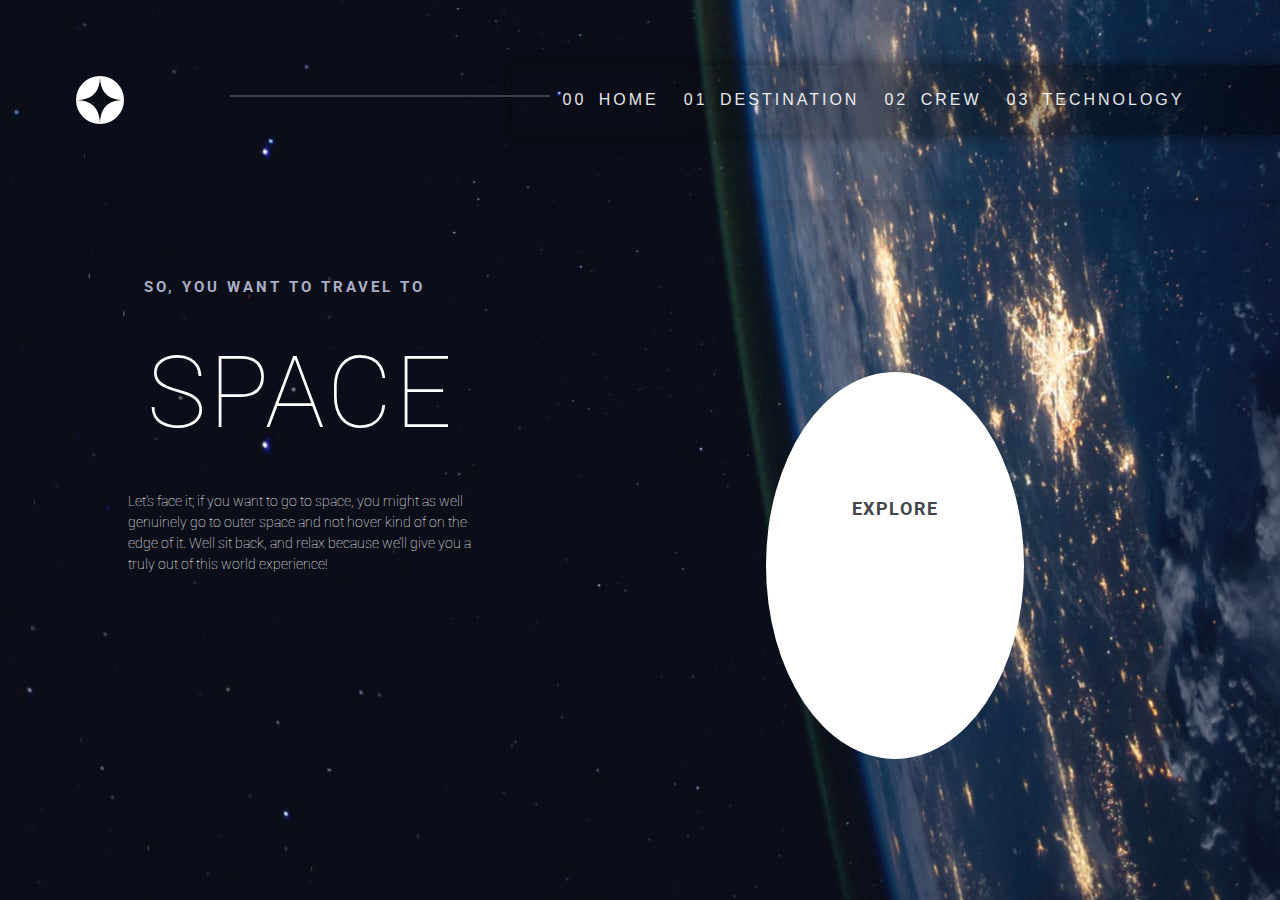
<file: index.html>
<!DOCTYPE html>
<html lang="en">
  <head>
    <meta charset="UTF-8" />
    <meta name="viewport" content="width=device-width, initial-scale=1.0" />
    <link rel="preconnect" href="https://fonts.googleapis.com" />
    <link rel="preconnect" href="https://fonts.gstatic.com" crossorigin />
    <link
      href="https://fonts.googleapis.com/css2?family=Roboto:ital,wght@0,300;0,400;0,500;0,700;0,900;1,300;1,400;1,500;1,700;1,900&display=swap"
      rel="stylesheet"
    />
    
      <link
      rel="stylesheet"
      href="https://cdnjs.cloudflare.com/ajax/libs/font-awesome/5.14.0/css/all.min.css"

    />
    <link href="https://cdn.jsdelivr.net/npm/bootstrap@5.3.2/dist/css/bootstrap.min.css" rel="stylesheet" integrity="sha384-T3c6CoIi6uLrA9TneNEoa7RxnatzjcDSCmG1MXxSR1GAsXEV/Dwwykc2MPK8M2HN" crossorigin="anonymous">

    <link
      rel="icon"
      type="image/png"
      sizes="32x32"
      href="./assets/favicon-32x32.png"
    />
    <link rel="stylesheet" href="./styles/home.css" />
    <script src="./javascript/home.js" defer></script>

    <title>Frontend Mentor | Space tourism website</title>
  </head>
  <body>
    <section>
      <nav>
        <div class="image-container">
          <img src="./assets/shared/logo.svg" alt="logo" />
          
          <button class="nav-toggle">
            <i class="fas fa-bars"></i>
          </button>
        
        </div>
        <div class="line"></div>
         <!-- <label class="handburger-menu">
            <input type="checkbox" >
          </label> -->
        <div class="list">
         
          <ul class="links">
            <li class="c0">
              <a href="./index.html"><span class="link-span">00</span> HOME</a>
            </li>
            <li class="c1">
              <a href="./destination.html"><span class="link-span">01</span> DESTINATION</a>
            </li>
            <li class="c2">
              <a href="./crew-engineer.html"><span class="link-span">02</span> CREW</a>
            </li>
            <li class="c3">
              <a href="./technology-spaceport.html"><span class="link-span">03</span> TECHNOLOGY</a>
            </li>
          </ul>
        </div>
      </nav>
      <div class="conatiner">
        <div class="content">
          <h3>SO, YOU WANT TO TRAVEL TO</h3>
          <h1>SPACE</h1>
          <p>
            Let’s face it; if you want to go to space, you might as well
            genuinely go to outer space and not hover kind of on the edge of it.
            Well sit back, and relax because we’ll give you a truly out of this
            world experience!
          </p>
        </div>
        <div class="sy">
          <div class="exp">
          <h2>EXPLORE</h2>
        </div>
        </div>
      </div>
    </section>
   
  
  </script>
  </body>
</html>
</file>
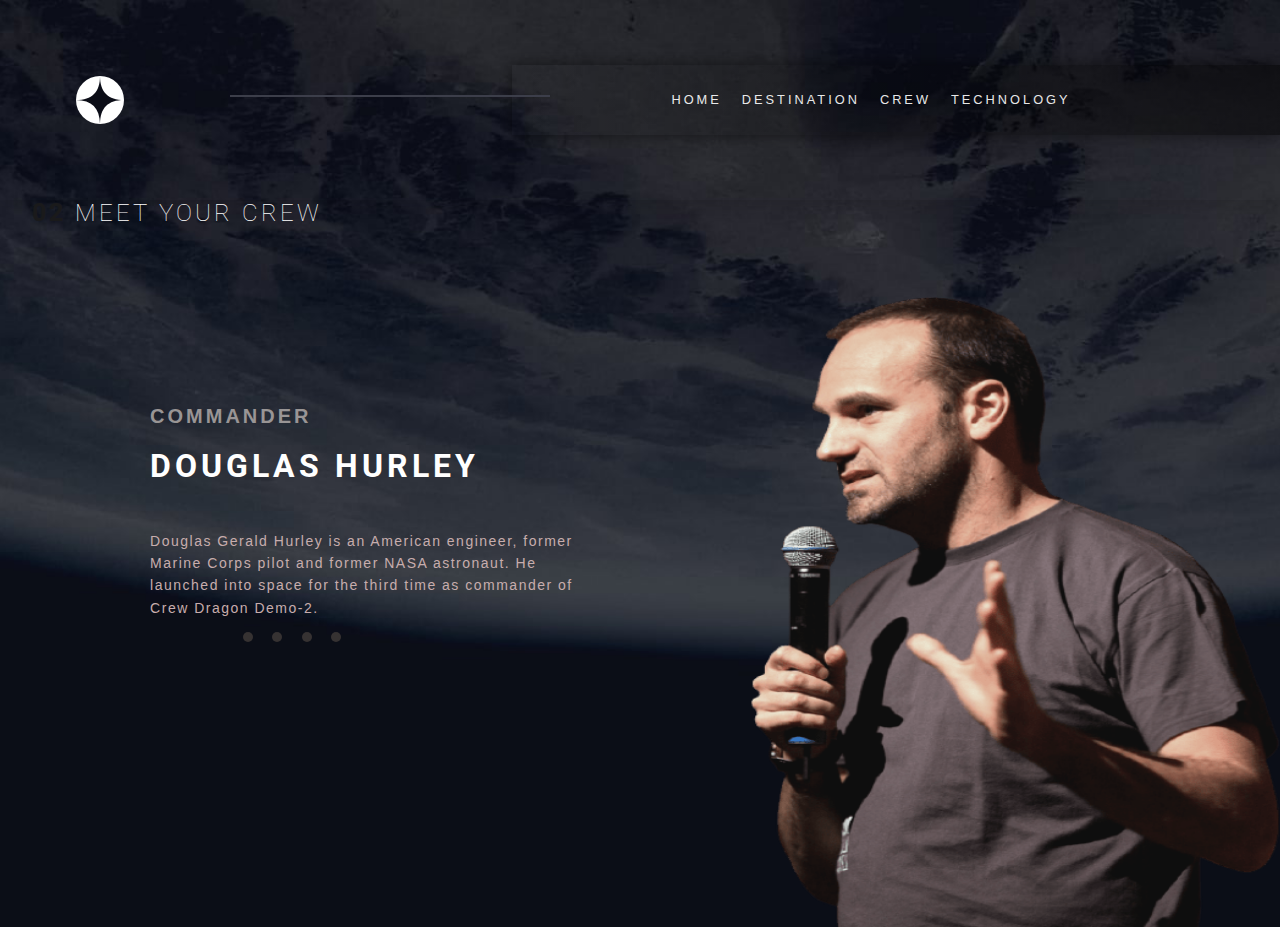
<file: crew-commander.html>
<!DOCTYPE html>
<html lang="en">
  <head>
    <meta charset="UTF-8" />
    <meta name="viewport" content="width=device-width, initial-scale=1.0" />
    <link rel="preconnect" href="https://fonts.googleapis.com" />
    <link rel="preconnect" href="https://fonts.gstatic.com" crossorigin />
    <link
      href="https://fonts.googleapis.com/css2?family=EB+Garamond:ital,wght@0,400;0,500;0,600;0,700;0,800;1,400;1,500;1,600;1,700;1,800&family=Lora:ital,wght@0,400;0,500;0,600;1,400;1,500&family=Playfair+Display:ital,wght@0,400;0,500;0,600;0,700;1,400;1,500;1,600;1,700;1,900&family=Roboto:ital,wght@0,300;0,400;0,500;0,700;0,900;1,300;1,400;1,500;1,700;1,900&display=swap"
      rel="stylesheet"
    />

    <link
      rel="stylesheet"
      href="https://cdnjs.cloudflare.com/ajax/libs/font-awesome/5.14.0/css/all.min.css"
    />
    <link
      href="https://cdn.jsdelivr.net/npm/bootstrap@5.3.2/dist/css/bootstrap.min.css"
      rel="stylesheet"
      integrity="sha384-T3c6CoIi6uLrA9TneNEoa7RxnatzjcDSCmG1MXxSR1GAsXEV/Dwwykc2MPK8M2HN"
      crossorigin="anonymous"
    />

    <link
      rel="icon"
      type="image/png"
      sizes="32x32"
      href="./assets/favicon-32x32.png"
    />
    <link rel="stylesheet" href="./styles/commander-crew.css" />

    <title>Frontend Mentor | Space tourism website</title>
  </head>
  <body>
    <section>
      <nav>
        <div class="image-container">
          <img src="./assets/shared/logo.svg" alt="logo" />

          <button class="nav-toggle">
            <i class="fas fa-bars"></i>
          </button>
        </div>
        <div class="line"></div>
        <div class="list">
          <ul class="links">
            <li class="c0">
              <a href="./index.html"><span class="spam">00</span> HOME</a>
            </li>
            <li class="c1">
              <a href="./destination.html"
                ><span class="spam">01</span> DESTINATION</a
              >
            </li>
            <li class="c2">
              <a href="./crew-engineer.html"
                ><span class="spam">02</span> CREW</a
              >
            </li>
            <li class="c3">
              <a href="./technology-vehicle.html"
                ><span class="spam">03</span> TECHNOLOGY</a
              >
            </li>
          </ul>
        </div>
      </nav>
      <h2 class="tech"><span class="spes">02</span> MEET YOUR CREW</h2>
      <div class="containe">
        <div class="imga-crew">
          <img
            src="./assets/crew/image-mark-shuttleworth.png"
            alt="Flight-Enginner-Image"
            srcset=""
          />
        </div>
        <div class="dots">
          <div id="dot2" class="clickable-dot">
            <a href="crew-engineer.html"></a>
          </div>
          <div id="dot3" class="clickable-dot">
            <a href="crew-pilot.html"></a>
          </div>
          <div id="dot4" class="clickable-dot">
            <a href="crew-specialist.html"></a>
          </div>
          <div id="dot5" class="clickable-dot">
            <a href="crew-commander.html"></a>
          </div>
        </div>
        <div class="text">
          <h5>COMMANDER</h5>
          <h1>DOUGLAS HURLEY</h1>
          <p>
            Douglas Gerald Hurley is an American engineer, former Marine Corps
            pilot and former NASA astronaut. He launched into space for the
            third time as commander of Crew Dragon Demo-2.
          </p>
        </div>
      </div>
    </section>
    <script src="./javascript/crew.js"></script>
    <script src="./javascript/home.js"></script>
  </body>
</html>
</file>
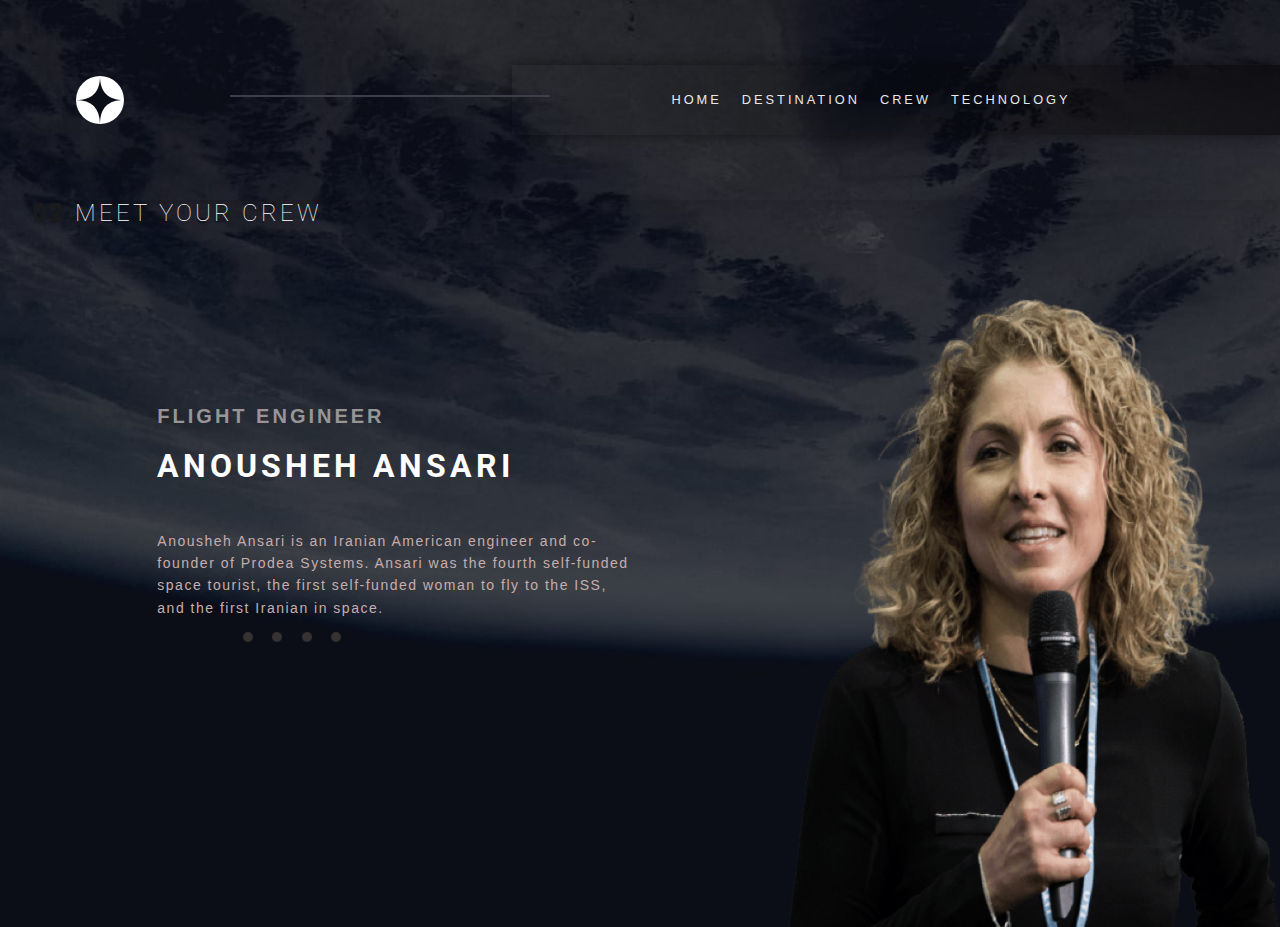
<file: crew-engineer.html>
<!DOCTYPE html>
<html lang="en">
  <head>
    <meta charset="UTF-8" />
    <meta name="viewport" content="width=device-width, initial-scale=1.0" />
    <link rel="preconnect" href="https://fonts.googleapis.com" />
    <link rel="preconnect" href="https://fonts.gstatic.com" crossorigin />
    <link
      href="https://fonts.googleapis.com/css2?family=EB+Garamond:ital,wght@0,400;0,500;0,600;0,700;0,800;1,400;1,500;1,600;1,700;1,800&family=Lora:ital,wght@0,400;0,500;0,600;1,400;1,500&family=Playfair+Display:ital,wght@0,400;0,500;0,600;0,700;1,400;1,500;1,600;1,700;1,900&family=Roboto:ital,wght@0,300;0,400;0,500;0,700;0,900;1,300;1,400;1,500;1,700;1,900&display=swap"
      rel="stylesheet"
    />

    <link
      rel="stylesheet"
      href="https://cdnjs.cloudflare.com/ajax/libs/font-awesome/5.14.0/css/all.min.css"
    />
    <link
      href="https://cdn.jsdelivr.net/npm/bootstrap@5.3.2/dist/css/bootstrap.min.css"
      rel="stylesheet"
      integrity="sha384-T3c6CoIi6uLrA9TneNEoa7RxnatzjcDSCmG1MXxSR1GAsXEV/Dwwykc2MPK8M2HN"
      crossorigin="anonymous"
    />

    <link
      rel="icon"
      type="image/png"
      sizes="32x32"
      href="./assets/favicon-32x32.png"
    />
    <link rel="stylesheet" href="./styles/crew-engineer.css" />

    <title>Frontend Mentor | Space tourism website</title>
  </head>
  <body>
    <section>
      <nav>
        <div class="image-container">
          <img src="./assets/shared/logo.svg" alt="logo" />

          <button class="nav-toggle">
            <i class="fas fa-bars"></i>
          </button>
        </div>
        <div class="line"></div>
        <div class="list">
          <ul class="links">
            <li class="c0">
              <a href="./index.html"><span class="spam">00</span> HOME</a>
            </li>
            <li class="c1">
              <a href="./destination.html"><span class="spam">01</span> DESTINATION</a>
            </li>
            <li class="c2">
              <a href="./crew-engineer.html"><span class="spam">02</span> CREW</a>
            </li>
            <li class="c3">
              <a href="./technology-vehicle.html"><span class="spam">03</span> TECHNOLOGY</a>
            </li>
          </ul>
        </div>
      </nav>
      <h2 class="tech"><span class="spes">02</span> MEET YOUR CREW</h2>
      <div class="containe">
        
        <div class="imga-crew">
          <img
            src="./assets/crew/image-anousheh-ansari.png"
            alt="Flight-Enginner-Image"
            srcset=""
          />
        </div>
        <div class="dots">
          <div id="dot2" class="clickable-dot">
            <a href="crew-engineer.html"></a>
          </div>
          <div id="dot3" class="clickable-dot">
            <a href="crew-pilot.html"></a>
          </div>
          <div id="dot4" class="clickable-dot">
            <a href="crew-specialist.html"></a>
          </div>
          <div id="dot5" class="clickable-dot">
            <a href="crew-commander.html"></a>
          </div>
        </div>
        <div class="text">
          <h5>FLIGHT ENGINEER</h5>
          <h1>ANOUSHEH ANSARI</h1>
          <p>
            Anousheh Ansari is an Iranian American engineer and co-founder of
            Prodea Systems. Ansari was the fourth self-funded space tourist, the
            first self-funded woman to fly to the ISS, and the first Iranian in
            space.
          </p>
        </div>
      </div>
    </section>
    <script src="./javascript/crew.js"></script>
    <script src="./javascript/home.js"></script>
  </body>
</html>
</file>
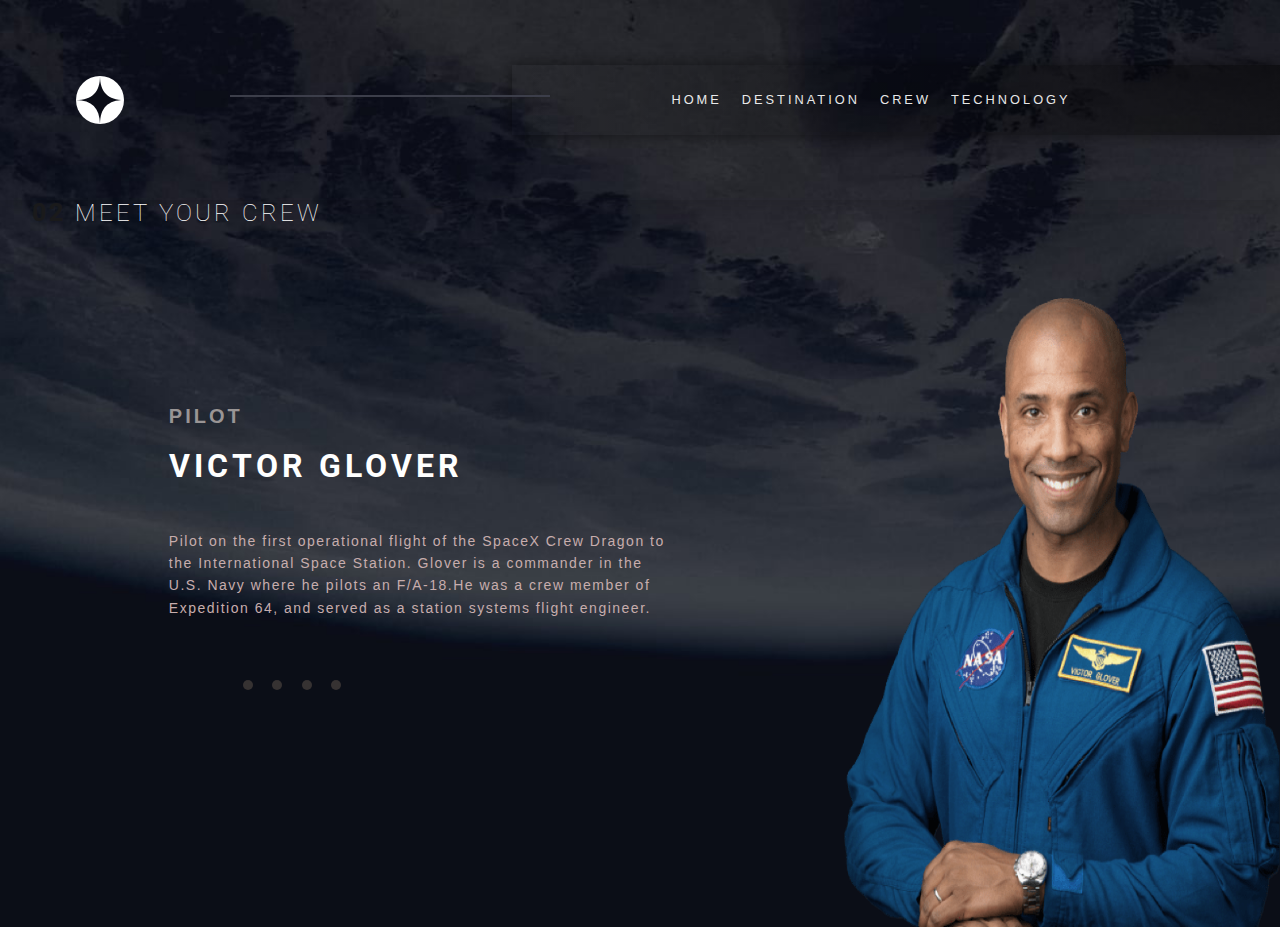
<file: crew-pilot.html>
<!DOCTYPE html>
<html lang="en">
  <head>
    <meta charset="UTF-8" />
    <meta name="viewport" content="width=device-width, initial-scale=1.0" />
    <link rel="preconnect" href="https://fonts.googleapis.com" />
    <link rel="preconnect" href="https://fonts.gstatic.com" crossorigin />
    <link
      href="https://fonts.googleapis.com/css2?family=EB+Garamond:ital,wght@0,400;0,500;0,600;0,700;0,800;1,400;1,500;1,600;1,700;1,800&family=Lora:ital,wght@0,400;0,500;0,600;1,400;1,500&family=Playfair+Display:ital,wght@0,400;0,500;0,600;0,700;1,400;1,500;1,600;1,700;1,900&family=Roboto:ital,wght@0,300;0,400;0,500;0,700;0,900;1,300;1,400;1,500;1,700;1,900&display=swap"
      rel="stylesheet"
    />

    <link
      rel="stylesheet"
      href="https://cdnjs.cloudflare.com/ajax/libs/font-awesome/5.14.0/css/all.min.css"
    />
    <link
      href="https://cdn.jsdelivr.net/npm/bootstrap@5.3.2/dist/css/bootstrap.min.css"
      rel="stylesheet"
      integrity="sha384-T3c6CoIi6uLrA9TneNEoa7RxnatzjcDSCmG1MXxSR1GAsXEV/Dwwykc2MPK8M2HN"
      crossorigin="anonymous"
    />

    <link
      rel="icon"
      type="image/png"
      sizes="32x32"
      href="./assets/favicon-32x32.png"
    />
    <link rel="stylesheet" href="./styles/crew-pilot.css" />

    <title>Frontend Mentor | Space tourism website</title>
  </head>
  <body>
    <section>
      <nav>
        <div class="image-container">
          <img src="./assets/shared/logo.svg" alt="logo" />

          <button class="nav-toggle">
            <i class="fas fa-bars"></i>
          </button>
        </div>
        <div class="line"></div>
        <div class="list">
          <ul class="links">
            <li class="c0">
              <a href="./index.html"><span class="spam">00</span> HOME</a>
            </li>
            <li class="c1">
              <a href="./destination.html"
                ><span class="spam">01</span> DESTINATION</a
              >
            </li>
            <li class="c2">
              <a href="./crew-engineer.html"
                ><span class="spam">02</span> CREW</a
              >
            </li>
            <li class="c3">
              <a href="./technology-vehicle.html"
                ><span class="spam">03</span> TECHNOLOGY</a
              >
            </li>
          </ul>
        </div>
      </nav>
      <h2 class="tech"><span class="spes">02</span> MEET YOUR CREW</h2>
      <div class="containe">
        <div class="imga-crew">
          <img src="./assets/crew/image-victor-glover.png" alt="pilot" />
        </div>
        <div class="dots">
          <div id="dot2" class="clickable-dot">
            <a href="crew-engineer.html"></a>
          </div>
          <div id="dot3" class="clickable-dot">
            <a href="crew-pilot.html"></a>
          </div>
          <div id="dot4" class="clickable-dot">
            <a href="crew-specialist.html"></a>
          </div>
          <div id="dot5" class="clickable-dot">
            <a href="crew-commander.html"></a>
          </div>
        </div>
        <div class="text">
          <h5>PILOT</h5>
          <h1>VICTOR GLOVER</h1>
          <p>
            Pilot on the first operational flight of the SpaceX Crew Dragon to
            the International Space Station. Glover is a commander in the U.S.
            Navy where he pilots an F/A-18.He was a crew member of Expedition
            64, and served as a station systems flight engineer.
          </p>
        </div>
      </div>
    </section>
    <script src="./javascript/crew.js"></script>
    <script src="./javascript/home.js"></script>
  </body>
</html>
</file>
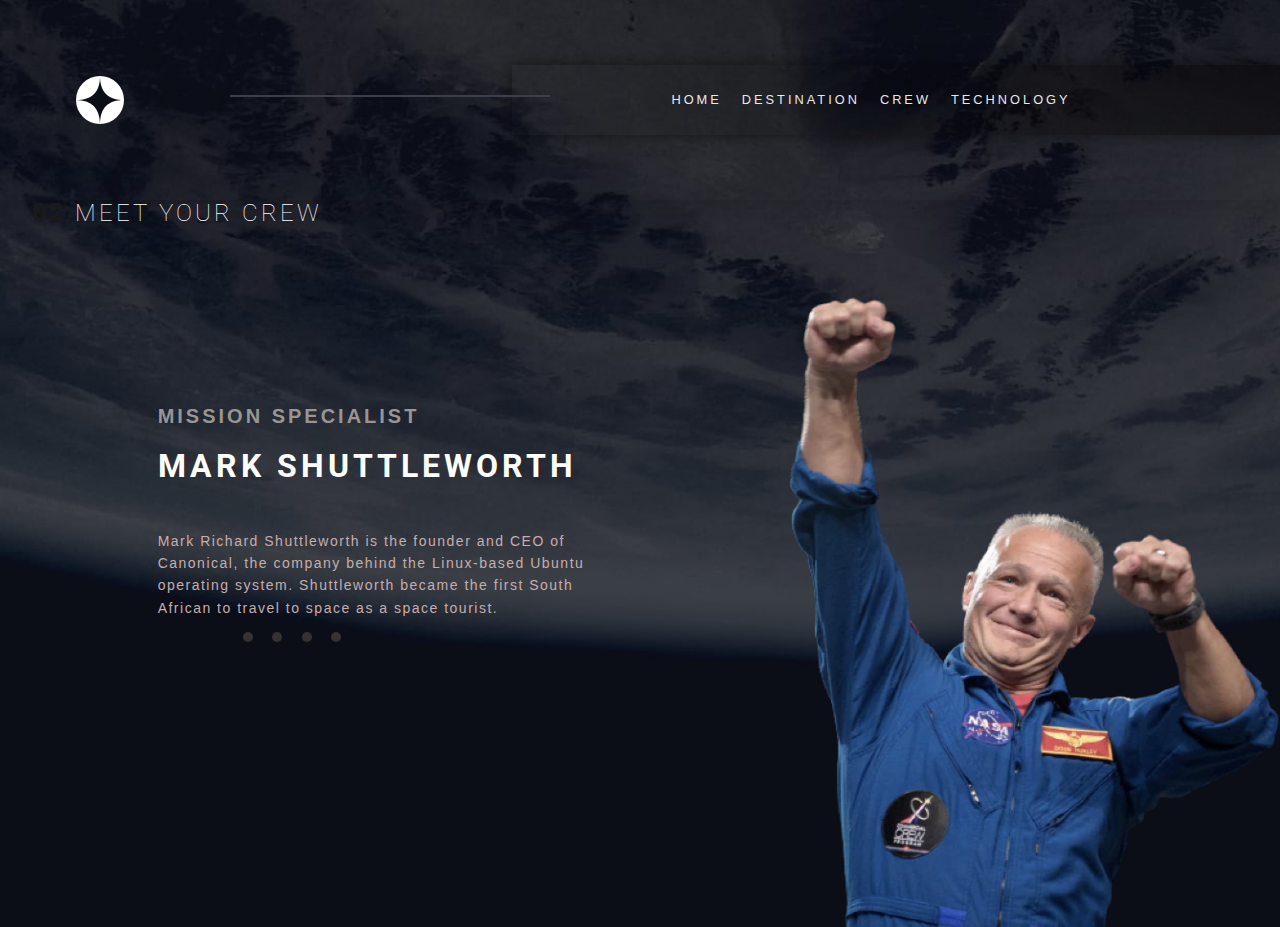
<file: crew-specialist.html>
<!DOCTYPE html>
<html lang="en">
  <head>
    <meta charset="UTF-8" />
    <meta name="viewport" content="width=device-width, initial-scale=1.0" />
    <link rel="preconnect" href="https://fonts.googleapis.com" />
    <link rel="preconnect" href="https://fonts.gstatic.com" crossorigin />
    <link
      href="https://fonts.googleapis.com/css2?family=EB+Garamond:ital,wght@0,400;0,500;0,600;0,700;0,800;1,400;1,500;1,600;1,700;1,800&family=Lora:ital,wght@0,400;0,500;0,600;1,400;1,500&family=Playfair+Display:ital,wght@0,400;0,500;0,600;0,700;1,400;1,500;1,600;1,700;1,900&family=Roboto:ital,wght@0,300;0,400;0,500;0,700;0,900;1,300;1,400;1,500;1,700;1,900&display=swap"
      rel="stylesheet"
    />

    <link
      rel="stylesheet"
      href="https://cdnjs.cloudflare.com/ajax/libs/font-awesome/5.14.0/css/all.min.css"
    />
    <link
      href="https://cdn.jsdelivr.net/npm/bootstrap@5.3.2/dist/css/bootstrap.min.css"
      rel="stylesheet"
      integrity="sha384-T3c6CoIi6uLrA9TneNEoa7RxnatzjcDSCmG1MXxSR1GAsXEV/Dwwykc2MPK8M2HN"
      crossorigin="anonymous"
    />

    <link
      rel="icon"
      type="image/png"
      sizes="32x32"
      href="./assets/favicon-32x32.png"
    />
    <link rel="stylesheet" href="./styles/crew-specialist.css" />

    <title>Frontend Mentor | Space tourism website</title>
  </head>
  <body>
    <section>
      <nav>
        <div class="image-container">
          <img src="./assets/shared/logo.svg" alt="logo" />

          <button class="nav-toggle">
            <i class="fas fa-bars"></i>
          </button>
        </div>
        <div class="line"></div>
        <div class="list">
          <ul class="links">
            <li class="c0">
              <a href="./index.html"><span class="spam">00</span> HOME</a>
            </li>
            <li class="c1">
              <a href="./destination.html"
                ><span class="spam">01</span> DESTINATION</a
              >
            </li>
            <li class="c2">
              <a href="./crew-engineer.html"
                ><span class="spam">02</span> CREW</a
              >
            </li>
            <li class="c3">
              <a href="./technology-vehicle.html"
                ><span class="spam">03</span> TECHNOLOGY</a
              >
            </li>
          </ul>
        </div>
      </nav>
      <h2 class="tech"><span class="spes">02</span> MEET YOUR CREW</h2>
      <div class="containe">
        <div class="imga-crew">
          <img
            src="./assets/crew/image-douglas-hurley.webp"
            alt="Flight-Enginner-Image"
            srcset=""
          />
        </div>
        <div class="dots">
          <div id="dot2" class="clickable-dot">
            <a href="crew-engineer.html"></a>
          </div>
          <div id="dot3" class="clickable-dot">
            <a href="crew-pilot.html"></a>
          </div>
          <div id="dot4" class="clickable-dot">
            <a href="crew-specialist.html"></a>
          </div>
          <div id="dot5" class="clickable-dot">
            <a href="crew-commander.html"></a>
          </div>
        </div>
        <div class="text">
          <h5>MISSION SPECIALIST</h5>
          <h1>MARK SHUTTLEWORTH</h1>
          <p>
            Mark Richard Shuttleworth is the founder and CEO of Canonical, the
            company behind the Linux-based Ubuntu operating system. Shuttleworth
            became the first South African to travel to space as a space
            tourist.
          </p>
        </div>
      </div>
    </section>
    <script src="./javascript/crew.js"></script>
    <script src="./javascript/home.js"></script>
  </body>
</html>
</file>
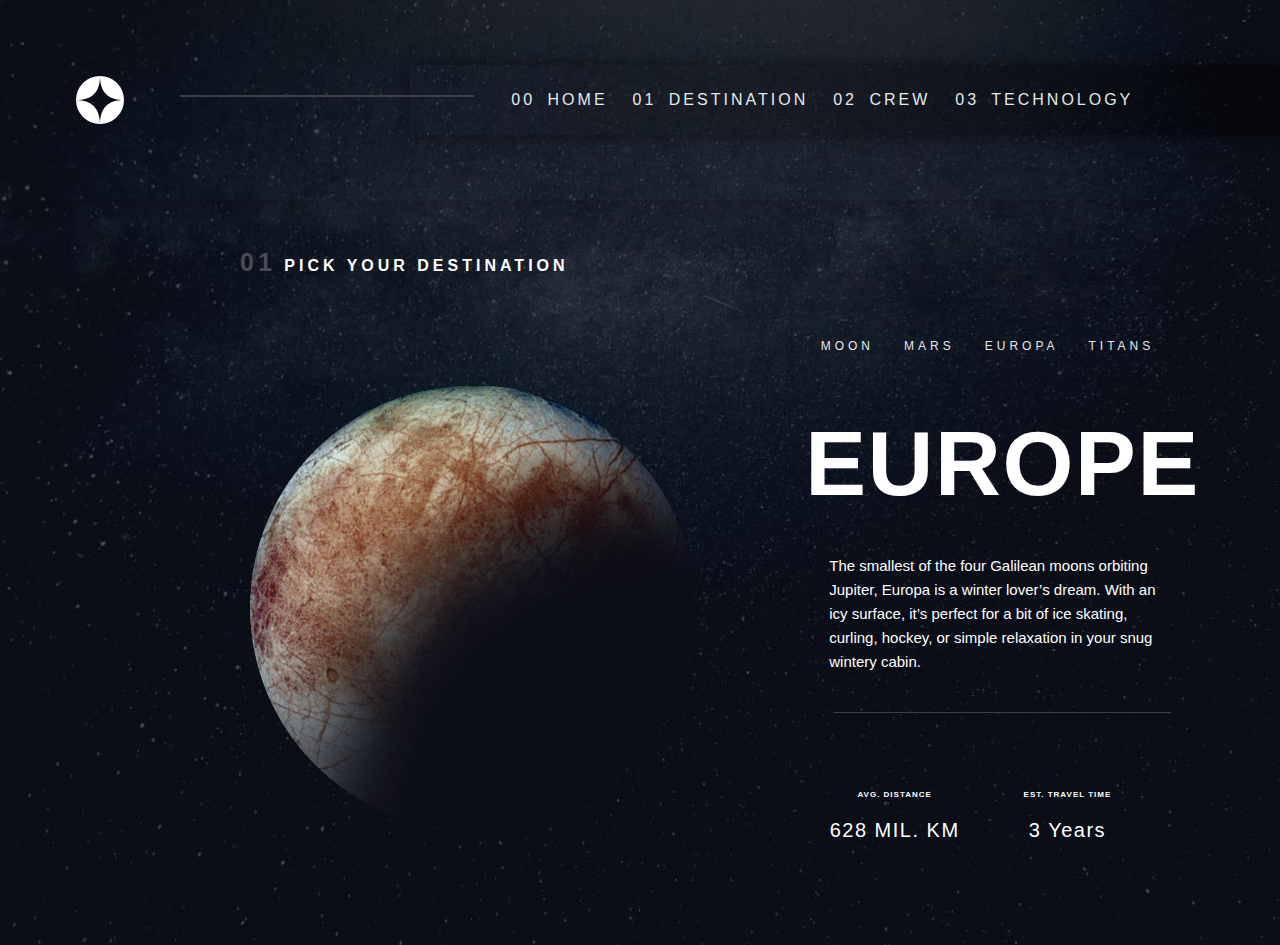
<file: destination-europe.html>
<!DOCTYPE html>
<html lang="en">
  <head>
    <meta charset="UTF-8" />
    <meta name="viewport" content="width=device-width, initial-scale=1.0" />
    <link rel="stylesheet" href="./styles/destination-europe.css" />
    

    <link
      rel="stylesheet"
      href="https://cdnjs.cloudflare.com/ajax/libs/font-awesome/5.14.0/css/all.min.css"
    />
    <link
      href="https://cdn.jsdelivr.net/npm/bootstrap@5.3.2/dist/css/bootstrap.min.css"
      rel="stylesheet"
      integrity="sha384-T3c6CoIi6uLrA9TneNEoa7RxnatzjcDSCmG1MXxSR1GAsXEV/Dwwykc2MPK8M2HN"
      crossorigin="anonymous"
    />

    <link
      rel="icon"
      type="image/png"
      sizes="32x32"
      href="./assets/favicon-32x32.png"
    />

    <title>Frontend Mentor | Space tourism website</title>
  </head>
  <body>
    <section>
      <nav>
        <div class="image-container">
          <img src="./assets/shared/logo.svg" alt="logo" />
        </div>
        <div class="line"></div>
        <div class="list">
          <ul class="links">
            <li class="c1">
              <a href="./index.html"><span>00</span> HOME</a>
            </li>
            <li class="c1">
              <a href="./destination.html"
                ><span class="spam">01</span> DESTINATION</a
              >
            </li>
            <li class="c1">
              <a href="./crew-engineer.html"
                ><span class="spam">02</span> CREW</a
              >
            </li>
            <li class="c1">
              <a href="./technology-vehicle.html"
                ><span class="spam">03</span> TECHNOLOGY</a
              >
            </li>
          </ul>
        </div>
      </nav>
      <div class="container">
        <div class="content1">
          <h2 class="desti">
            <span class="dest">01</span> PICK YOUR DESTINATION
          </h2>
          <img src="./assets/destination/image-europa.png" alt="TITAN-image" />
        </div>
        <div class="content2">
          <ul class="better">
            <li class="first"><a href="destination-moon.html">MOON</a></li>
            <li class="first"><a href="destination.html">MARS</a></li>
            <li class="first"><a href="destination-europe.html">EUROPA</a></li>
            <li class="first"><a href="destination-titan.html">TITANS</a></li>
          </ul>
          <div class="mars-content">
            <h1 class="mae">EUROPE</h1>
            <p>
              The smallest of the four Galilean moons orbiting Jupiter, Europa
              is a winter lover’s dream. With an icy surface, it’s perfect for a
              bit of ice skating, curling, hockey, or simple relaxation in your
              snug wintery cabin.
            </p>
            <div class="line3"></div>
            <div class="sacle">
              <h2>
                <span class="span1">AVG. DISTANCE</span><br /><span
                  class="span2"
                  >628 MIL. KM</span
                >
              </h2>
              <h2>
                <span class="span1">EST. TRAVEL TIME</span> <br /><span
                  class="span2"
                  >3 years</span
                >
              </h2>
            </div>
          </div>
        </div>
      </div>
    </section>
    <script src="./javascript/home.js"></script>
  </body>
</html>
</file>
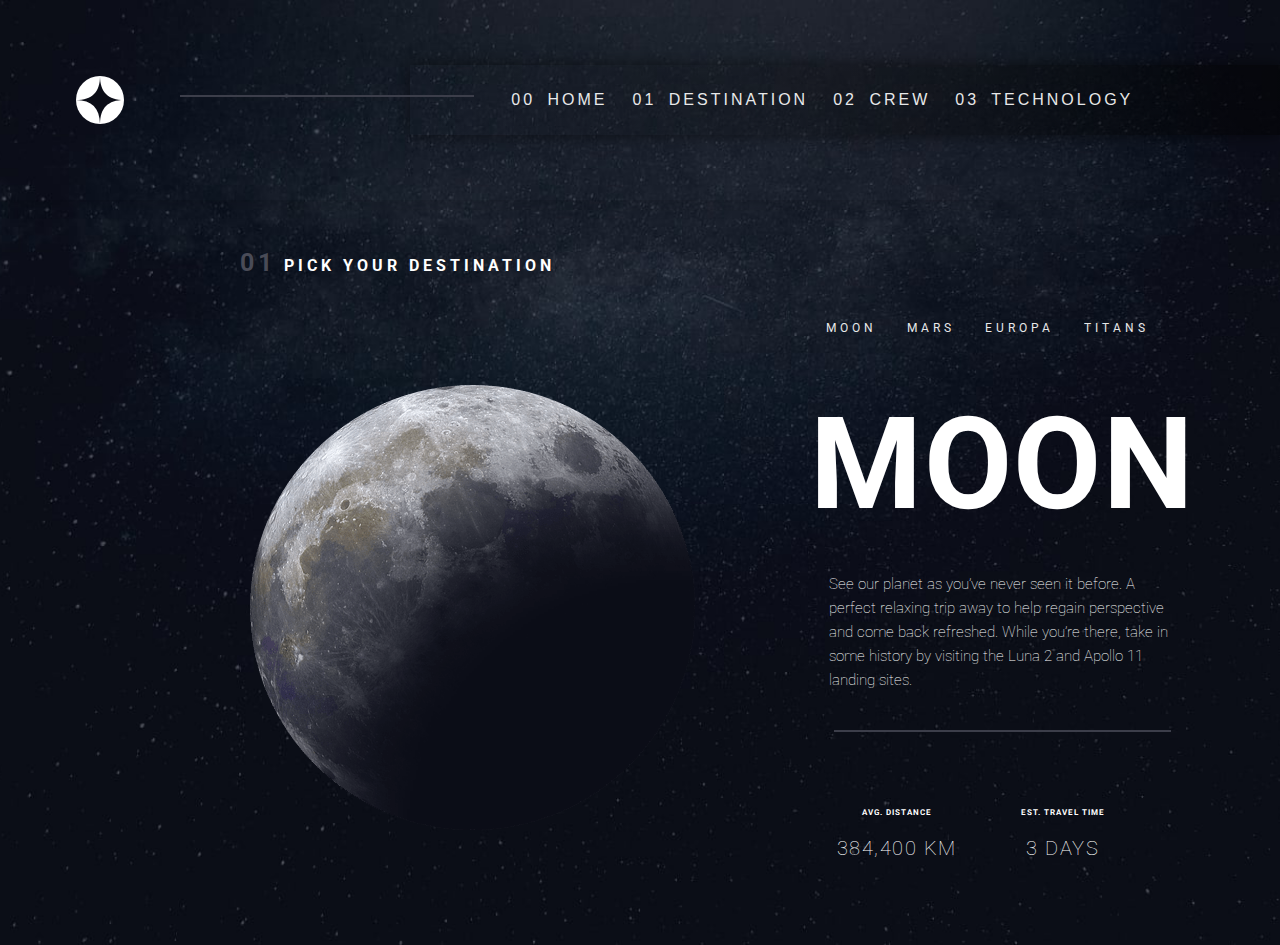
<file: destination-moon.html>
<!DOCTYPE html>
<html lang="en">
  <head>
    <meta charset="UTF-8" />
    <meta name="viewport" content="width=device-width, initial-scale=1.0" />
    <link rel="stylesheet" href="./styles/destination-moon.css" />
    <link
      href="https://fonts.googleapis.com/css2?family=EB+Garamond:ital,wght@0,400;0,500;0,600;0,700;0,800;1,400;1,500;1,600;1,700;1,800&family=Lora:ital,wght@0,400;0,500;0,600;1,400;1,500&family=Playfair+Display:ital,wght@0,400;0,500;0,600;0,700;1,400;1,500;1,600;1,700;1,900&family=Roboto:ital,wght@0,300;0,400;0,500;0,700;0,900;1,300;1,400;1,500;1,700;1,900&display=swap"
      rel="stylesheet"
    />

    <link
      href="https://fonts.googleapis.com/css2?family=Roboto:ital,wght@0,300;0,400;0,500;0,700;0,900;1,300;1,400;1,500;1,700;1,900&display=swap"
      rel="stylesheet"
    />

    <link
      rel="stylesheet"
      href="https://cdnjs.cloudflare.com/ajax/libs/font-awesome/5.14.0/css/all.min.css"
    />
    <link
      href="https://cdn.jsdelivr.net/npm/bootstrap@5.3.2/dist/css/bootstrap.min.css"
      rel="stylesheet"
      integrity="sha384-T3c6CoIi6uLrA9TneNEoa7RxnatzjcDSCmG1MXxSR1GAsXEV/Dwwykc2MPK8M2HN"
      crossorigin="anonymous"
    />

    <link
      rel="icon"
      type="image/png"
      sizes="32x32"
      href="./assets/favicon-32x32.png"
    />

    <title>Frontend Mentor | Space tourism website</title>
  </head>
  <body>
    <section>
      <nav>
        <div class="image-container">
          <img src="./assets/shared/logo.svg" alt="logo" />
          <button class="nav-toggle">
            <i class="fas fa-bars"></i>
          </button>
        </div>
        <div class="lin">
          <div class="line"></div>
        </div>
        <div class="list">
          <ul class="links">
            <li class="c1">
              <a href="./index.html"><span class="spam">00</span> HOME</a>
            </li>
            <li class="c1">
              <a href="./destination.html"
                ><span class="spam">01</span> DESTINATION</a
              >
            </li>
            <li class="c1">
              <a href="./crew-engineer.html"
                ><span class="spam">02</span> CREW</a
              >
            </li>
            <li class="c1">
              <a href="./technology-vehicle.html"
                ><span class="spam">03</span> TECHNOLOGY</a
              >
            </li>
          </ul>
        </div>
      </nav>
      <div class="container">
        <div class="content1">
          <h2 class="desti">
            <span class="dest">01</span> PICK YOUR DESTINATION
          </h2>
          <img src="./assets/destination/image-moon.png" alt="TITAN-image" />
        </div>
        <div class="content2">
          <ul class="better">
            <li class="first"><a href="destination-moon.html">MOON</a></li>
            <li class="first"><a href="destination.html">MARS</a></li>
            <li class="first"><a href="destination-europe.html">EUROPA</a></li>
            <li class="first"><a href="destination-titan.html">TITANS</a></li>
          </ul>
          <div class="mars-content">
            <h1 class="mae">MOON</h1>
            <p>
              See our planet as you’ve never seen it before. A perfect relaxing
              trip away to help regain perspective and come back refreshed.
              While you’re there, take in some history by visiting the Luna 2
              and Apollo 11 landing sites.
            </p>
            <div class="line-div">
              <div class="line3"></div>
            </div>
            <div class="sacle">
              <h2>
                <span class="span1">AVG. DISTANCE</span><br /><span
                  class="span2"
                  >384,400 KM</span
                >
              </h2>
              <h2>
                <span class="span1">EST. TRAVEL TIME</span> <br /><span
                  class="span2"
                  >3 DAYS</span
                >
              </h2>
            </div>
          </div>
        </div>
      </div>
    </section>
    <script src="./javascript/home.js"></script>
  </body>
</html>
</file>
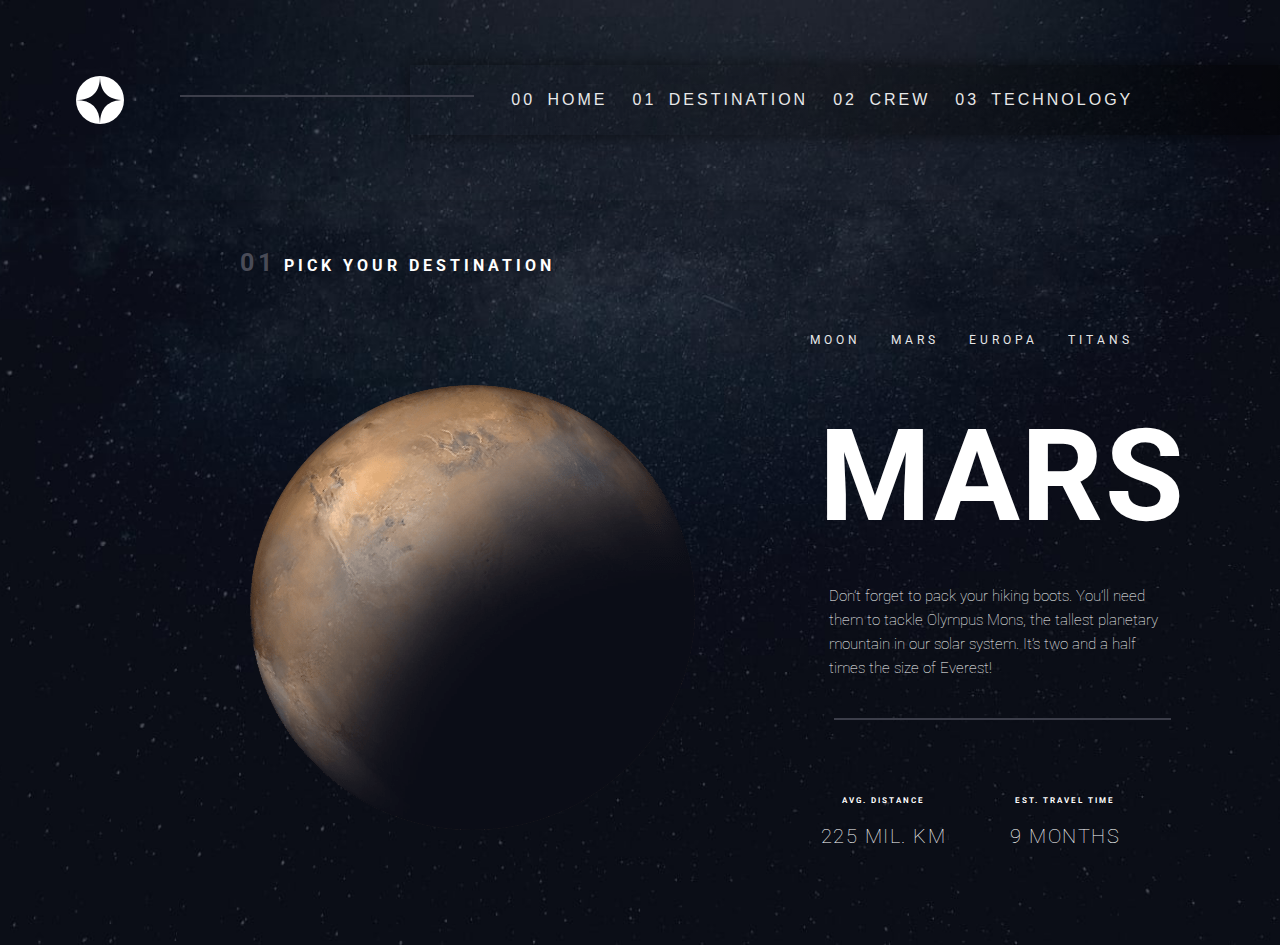
<file: destination.html>
<!DOCTYPE html>
<html lang="en">
  <head>
    <meta charset="UTF-8" />
    <meta name="viewport" content="width=device-width, initial-scale=1.0" />
    <link rel="preconnect" href="https://fonts.googleapis.com" />
    <link rel="preconnect" href="https://fonts.gstatic.com" crossorigin />
    <link
      href="https://fonts.googleapis.com/css2?family=EB+Garamond:ital,wght@0,400;0,500;0,600;0,700;0,800;1,400;1,500;1,600;1,700;1,800&family=Lora:ital,wght@0,400;0,500;0,600;1,400;1,500&family=Playfair+Display:ital,wght@0,400;0,500;0,600;0,700;1,400;1,500;1,600;1,700;1,900&family=Roboto:ital,wght@0,300;0,400;0,500;0,700;0,900;1,300;1,400;1,500;1,700;1,900&display=swap"
      rel="stylesheet"
    />

    <link
      href="https://fonts.googleapis.com/css2?family=Roboto:ital,wght@0,300;0,400;0,500;0,700;0,900;1,300;1,400;1,500;1,700;1,900&display=swap"
      rel="stylesheet"
    />

    <link
      rel="stylesheet"
      href="https://cdnjs.cloudflare.com/ajax/libs/font-awesome/5.14.0/css/all.min.css"
    />
    <link
      href="https://cdn.jsdelivr.net/npm/bootstrap@5.3.2/dist/css/bootstrap.min.css"
      rel="stylesheet"
      integrity="sha384-T3c6CoIi6uLrA9TneNEoa7RxnatzjcDSCmG1MXxSR1GAsXEV/Dwwykc2MPK8M2HN"
      crossorigin="anonymous"
    />

    <link
      rel="icon"
      type="image/png"
      sizes="32x32"
      href="./assets/favicon-32x32.png"
    />
    <link rel="stylesheet" href="styles/destination.css" />
    <title>Frontend Mentor | Space tourism website</title>
  </head>
  <body>
    <section>
      <nav>
        <div class="image-container">
          <img src="./assets/shared/logo.svg" alt="logo" />
          <button class="nav-toggle">
            <i class="fas fa-bars"></i>
          </button>
        </div>
       <div class="lin">
         <div class="line"></div>
       </div>
        <div class="list">
          <ul class="links">
            <li class="c1">
              <a href="./index.html"><span class="spam">00</span> HOME</a>
            </li>
            <li class="c1">
              <a href="./destination.html"
                ><span class="spam">01</span> DESTINATION</a
              >
            </li>
            <li class="c1">
              <a href="./crew-engineer.html"
                ><span class="spam">02</span> CREW</a
              >
            </li>
            <li class="c1">
              <a href="./technology-vehicle.html"
                ><span class="spam">03</span> TECHNOLOGY</a
              >
            </li>
          </ul>
        </div>
      </nav>
      <div class="container">
        <div class="content1">
          <h2 class="desti">
            <span class="dest">01</span> PICK YOUR DESTINATION
          </h2>
          <img
            src="./assets/destination/image-mars.png"
            alt="Mars-image"
            srcset=""
          />
        </div>
        <div class="content2">
          <ul class="better">
            <li class="first"><a href="destination-moon.html">MOON</a></li>
            <li class="first"><a href="destination.html">MARS</a></li>
            <li class="first"><a href="destination-europe.html">EUROPA</a></li>
            <li class="first"><a href="destination-titan.html">TITANS</a></li>
          </ul>
          <div class="mars-content">
            <h1 class="mae">MARS</h1>
            <p>
              Don’t forget to pack your hiking boots. You’ll need them to tackle
              Olympus Mons, the tallest planetary mountain in our solar system.
              It’s two and a half times the size of Everest!
            </p>
            <div class="line-div">
              <div class="line3"></div>
            </div>
            <div class="sacle">
              <h2>
                <span class="span1">AVG. DISTANCE</span><br /><span
                  class="span2"
                  >225 MIL. KM</span
                >
              </h2>
              <h2>
                <span class="span1">EST. TRAVEL TIME</span> <br /><span
                  class="span2"
                  >9 MONTHS</span
                >
              </h2>
            </div>
          </div>
        </div>
      </div>
    </section>
    <script src="./javascript/home.js"></script>
  </body>
</html>
</file>
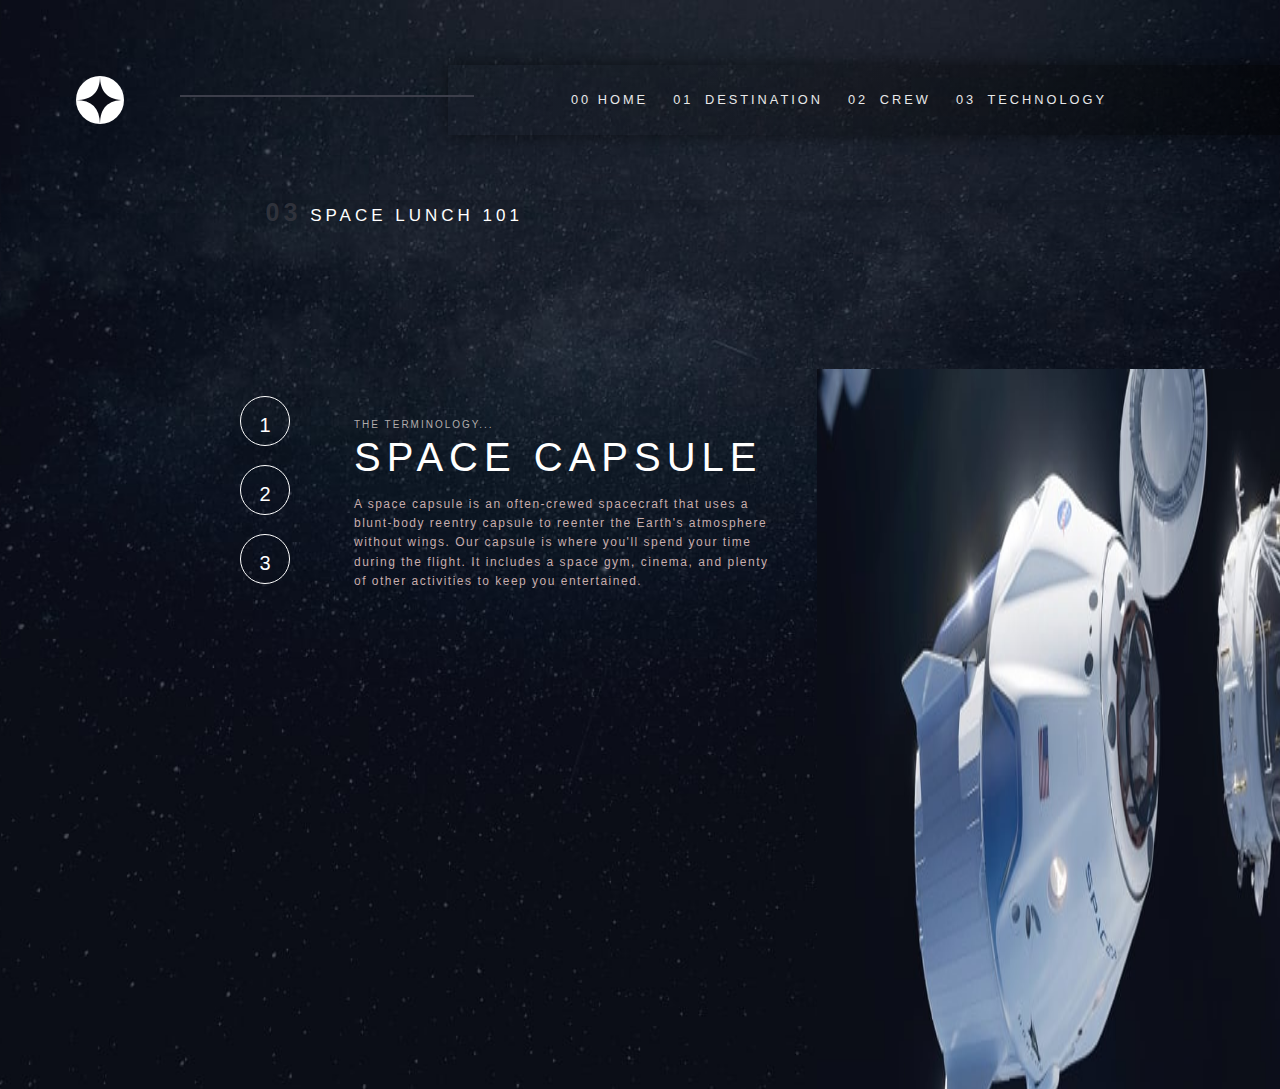
<file: technology-capsule.html>
<!DOCTYPE html>
<html lang="en">
  <head>
    <meta charset="UTF-8" />
    <meta name="viewport" content="width=device-width, initial-scale=1.0" />
    <link rel="stylesheet" href="./styles/technology-capsule.css" />

    <link
      rel="icon"
      type="image/png"
      sizes="32x32"
      href="./assets/favicon-32x32.png"
    />
       <link
      rel="stylesheet"
      href="https://cdnjs.cloudflare.com/ajax/libs/font-awesome/5.14.0/css/all.min.css"
    />
    <link
      href="https://cdn.jsdelivr.net/npm/bootstrap@5.3.2/dist/css/bootstrap.min.css"
      rel="stylesheet"
      integrity="sha384-T3c6CoIi6uLrA9TneNEoa7RxnatzjcDSCmG1MXxSR1GAsXEV/Dwwykc2MPK8M2HN"
      crossorigin="anonymous"
    />
    <title>Frontend Mentor | Space tourism website</title>
  </head>
  <body>
    <section>
      <nav>
       <div class="image-container">
          <img src="./assets/shared/logo.svg" alt="logo" />
          <button class="nav-toggle">
            <i class="fas fa-bars"></i>
          </button>
        </div>

        <div class="line"></div>
        <div class="list">
          <ul class="links">
            <li class="c0">
              <a href="./index.html"><spanclass="spam">00</span> HOME</a>
            </li>
            <li class="c1">
              <a href="./destination.html"><span class="spam">01</span> DESTINATION</a>
            </li>
            <li class="c2">
              <a href="./crew-engineer.html"><span class="spam">02</span> CREW</a>
            </li>
            <li class="c3">
              <a href="./technology-vehicle.html"><span class="spam">03</span> TECHNOLOGY</a>
            </li>
          </ul>
        </div>
      </nav>
      <h2 class="tech"><span class="spes">03</span> SPACE LUNCH 101</h2>
      <div class="containe">
        
        <div class="imga-crew">
          <img
            src="./assets/technology/image-space-capsule-landscape.jpg"
            srcset=""
          />
        </div>
        <div class="dots">
          <div id="dot2" class="clickable-dot">
            <a href="technology-vehicle.html">1</a>
          </div>
          <div id="dot3" class="clickable-dot">
            <a href="technology-spaceport.html">2</a>
          </div>
          <div id="dot4" class="clickable-dot">
            <a href="technology-capsule.html">3</a>
          </div>
        </div>

        <div class="text">
          <h5>THE TERMINOLOGY...</h5>
          <h1>SPACE CAPSULE</h1>
          <p>
            A space capsule is an often-crewed spacecraft that uses a blunt-body
            reentry capsule to reenter the Earth's atmosphere without wings. Our
            capsule is where you'll spend your time during the flight. It
            includes a space gym, cinema, and plenty of other activities to keep
            you entertained.
          </p>
        </div>

      </div>
    </section>
    <script src="./javascript/tech.js"></script>
  </body>
</html>
</file>
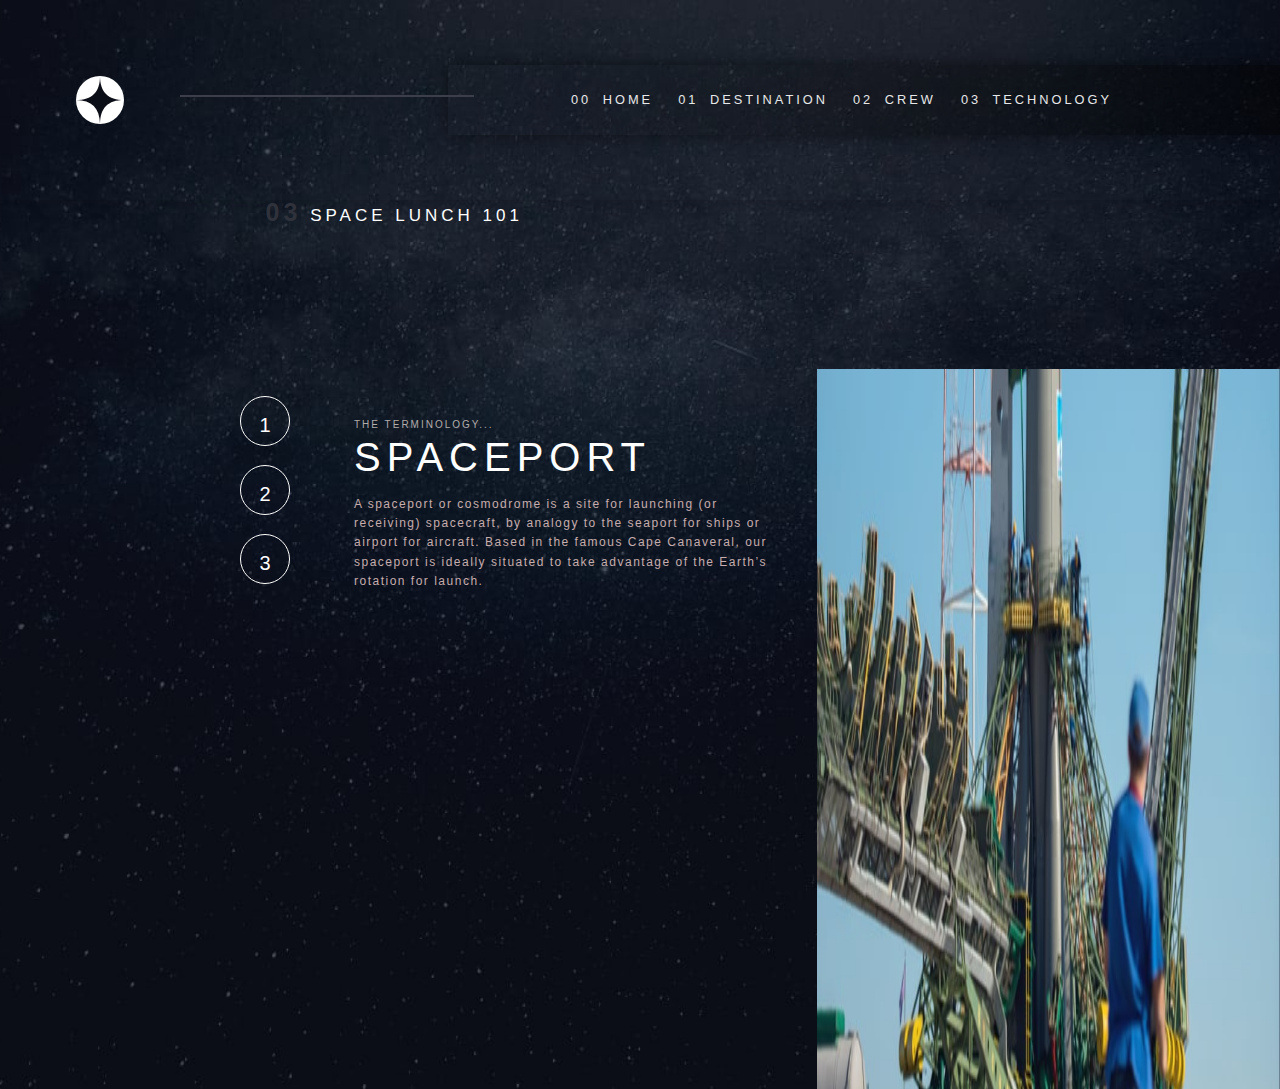
<file: technology-spaceport.html>
<!DOCTYPE html>
<html lang="en">
  <head>
    <meta charset="UTF-8" />
    <meta name="viewport" content="width=device-width, initial-scale=1.0" />
    <link rel="stylesheet" href="./styles/technology-spaceport.css" />

    <link
      rel="icon"
      type="image/png"
      sizes="32x32"
      href="./assets/favicon-32x32.png"
    />
    <link
      rel="stylesheet"
      href="https://cdnjs.cloudflare.com/ajax/libs/font-awesome/5.14.0/css/all.min.css"
    />
    <link
      href="https://cdn.jsdelivr.net/npm/bootstrap@5.3.2/dist/css/bootstrap.min.css"
      rel="stylesheet"
      integrity="sha384-T3c6CoIi6uLrA9TneNEoa7RxnatzjcDSCmG1MXxSR1GAsXEV/Dwwykc2MPK8M2HN"
      crossorigin="anonymous"
    />

    <title>Frontend Mentor | Space tourism website</title>
  </head>
  <body>
    <section>
      <nav>
        <div class="image-container">
          <img src="./assets/shared/logo.svg" alt="logo" />
          <button class="nav-toggle">
            <i class="fas fa-bars"></i>
          </button>
        </div>

        <div class="line"></div>

        <div class="list">
          <ul class="links">
            <li class="c0">
              <a href="./index.html"><span class="spam">00</span> HOME</a>
            </li>
            <li class="c1">
              <a href="./destination.html"
                ><span class="spam">01</span> DESTINATION</a
              >
            </li>
            <li class="c2">
              <a href="./crew-engineer.html"
                ><span class="spam">02</span> CREW</a
              >
            </li>
            <li class="c3">
              <a href="./technology-vehicle.html"
                ><span class="spam">03</span> TECHNOLOGY</a
              >
            </li>
          </ul>
        </div>
      </nav>
      <h2 class="tech"><span class="spes">03</span> SPACE LUNCH 101</h2>
      <div class="containe">
        <div class="imga-crew">
          <img
            class="img"
            src="./assets/technology/image-spaceport-landscape.jpg"
            srcset=""
          />
        </div>
        <div class="dots">
          <div id="dot2" class="clickable-dot">
            <a href="technology-vehicle.html">1</a>
          </div>
          <div id="dot3" class="clickable-dot">
            <a href="technology-spaceport.html">2</a>
          </div>
          <div id="dot4" class="clickable-dot">
            <a href="technology-capsule.html">3</a>
          </div>
        </div>

        <div class="text">
          <h5>THE TERMINOLOGY...</h5>
          <h1>SPACEPORT</h1>
          <p>
            A spaceport or cosmodrome is a site for launching (or receiving)
            spacecraft, by analogy to the seaport for ships or airport for
            aircraft. Based in the famous Cape Canaveral, our spaceport is
            ideally situated to take advantage of the Earth’s rotation for
            launch.
          </p>
        </div>
      </div>
    </section>
    <script src="./javascript/tech.js"></script>
    <script src="./javascript/home.js
    "></script>
  </body>
</html>
</file>
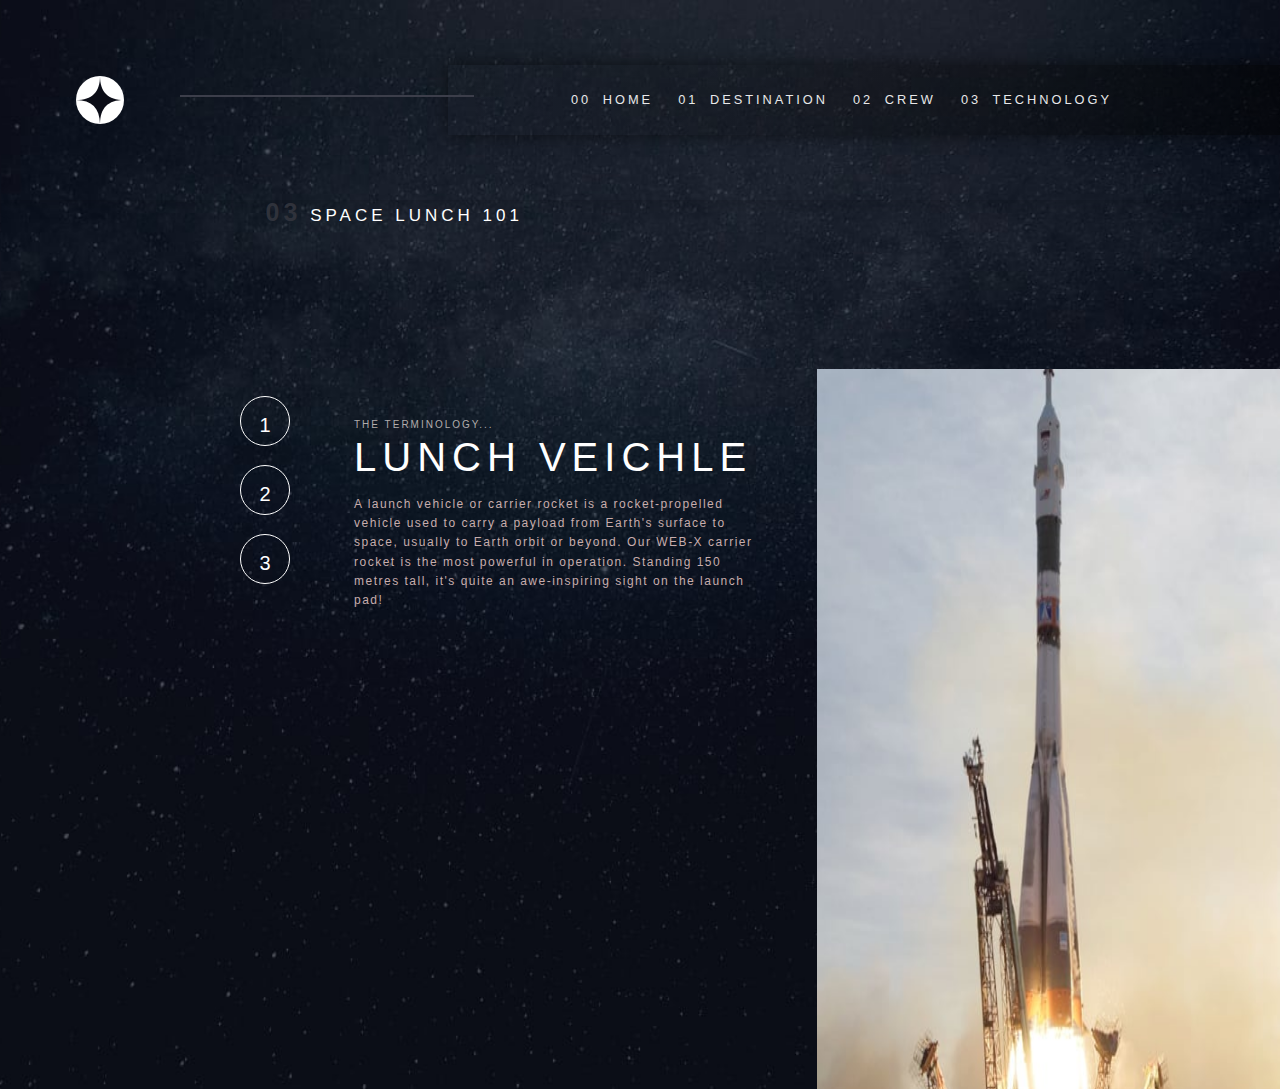
<file: technology-vehicle.html>
<!DOCTYPE html>
<html lang="en">
  <head>
    <meta charset="UTF-8" />
    <meta name="viewport" content="width=device-width, initial-scale=1.0" />
    <link rel="stylesheet" href="./styles/technology-vehicle.css" />
    <link
      href="https://cdn.jsdelivr.net/npm/bootstrap@5.3.2/dist/css/bootstrap.min.css"
      rel="stylesheet"
      integrity="sha384-T3c6CoIi6uLrA9TneNEoa7RxnatzjcDSCmG1MXxSR1GAsXEV/Dwwykc2MPK8M2HN"
      crossorigin="anonymous"
    />
    <link
      rel="icon"
      type="image/png"
      sizes="32x32"
      href="./assets/favicon-32x32.png"
    />
    <link
      rel="stylesheet"
      href="https://cdnjs.cloudflare.com/ajax/libs/font-awesome/5.14.0/css/all.min.css"
    />
    <link
      href="https://cdn.jsdelivr.net/npm/bootstrap@5.3.2/dist/css/bootstrap.min.css"
      rel="stylesheet"
      integrity="sha384-T3c6CoIi6uLrA9TneNEoa7RxnatzjcDSCmG1MXxSR1GAsXEV/Dwwykc2MPK8M2HN"
      crossorigin="anonymous"
    />

    <title>Frontend Mentor | Space tourism website</title>
  </head>
  <body>
    <section>
      <!-- <button class="nav-toggle">
        <i class="fas fa-bars"></i>
      </button> -->
      <nav>
        <div class="image-container">
          <img src="./assets/shared/logo.svg" alt="logo" />
          <button class="nav-toggle">
            <i class="fas fa-bars"></i>
          </button>
        </div>

        <div class="line"></div>
        <div class="list">
          <ul class="links">
            <li class="c0">
              <a href="./index.html"><span class="spam">00</span> HOME</a>
            </li>
            <li class="c1">
              <a href="./destination.html"
                ><span class="spam">01</span> DESTINATION</a
              >
            </li>
            <li class="c2">
              <a href="./crew-engineer.html"
                ><span class="spam">02</span> CREW</a
              >
            </li>
            <li class="c3">
              <a href="./technology-vehicle.html"
                ><span class="spam">03</span> TECHNOLOGY</a
              >
            </li>
          </ul>
        </div>
      </nav>
      <h2 class="tech"><span class="spes">03</span> SPACE LUNCH 101</h2>
      <div class="containe">
         <div class="imga-crew">
          <img
            src="./assets/technology/image-launch-vehicle-portrait.jpg"
            srcset=""
          />
        </div>
        <div class="dots">
          <div id="dot2" class="clickable-dot">
            <a href="technology-vehicle.html">1</a>
          </div>
          <div id="dot3" class="clickable-dot">
            <a href="technology-spaceport.html">2</a>
          </div>
          <div id="dot4" class="clickable-dot">
            <a href="technology-capsule.html">3</a>
          </div>
        </div>

        <div class="text">
          <h5>THE TERMINOLOGY...</h5>
          <h1>LUNCH VEICHLE</h1>
          <p>
            A launch vehicle or carrier rocket is a rocket-propelled vehicle
            used to carry a payload from Earth's surface to space, usually to
            Earth orbit or beyond. Our WEB-X carrier rocket is the most powerful
            in operation. Standing 150 metres tall, it's quite an awe-inspiring
            sight on the launch pad!
          </p>
        </div>

       
      </div>
    </section>
    <script src="./javascript/tech.js"></script>
    <script src="./javascript/home.js"></script>
  </body>
</html>
</file>
<file: styles/home.css>
* {
  padding: 0;
  margin: 0;
  box-sizing: border-box;
}

/*
=============== 
Variables
===============
*/

:root {
  /* dark shades of primary color*/
  --clr-primary-1: hsl(205, 86%, 17%);
  --clr-primary-2: hsl(205, 77%, 27%);
  --clr-primary-3: hsl(205, 72%, 37%);
  --clr-primary-4: hsl(205, 63%, 48%);
  /* primary/main color */
  --clr-primary-5: hsl(205, 78%, 60%);
  /* lighter shades of primary color */
  --clr-primary-6: hsl(205, 89%, 70%);
  --clr-primary-7: hsl(205, 90%, 76%);
  --clr-primary-8: hsl(205, 86%, 81%);
  --clr-primary-9: hsl(205, 90%, 88%);
  --clr-primary-10: hsl(205, 100%, 96%);
  /* darkest grey - used for headings */
  --clr-grey-1: hsl(209, 61%, 16%);
  --clr-grey-2: hsl(211, 39%, 23%);
  --clr-grey-3: hsl(209, 34%, 30%);
  --clr-grey-4: hsl(209, 28%, 39%);
  /* grey used for paragraphs */
  --clr-grey-5: hsl(210, 22%, 49%);
  --clr-grey-6: hsl(209, 23%, 60%);
  --clr-grey-7: hsl(211, 27%, 70%);
  --clr-grey-8: hsl(210, 31%, 80%);
  --clr-grey-9: hsl(212, 33%, 89%);
  --clr-grey-10: hsl(210, 36%, 96%);
  --clr-white: #fff;
  --clr-red-dark: hsl(360, 67%, 44%);
  --clr-red-light: hsl(360, 71%, 66%);
  --clr-green-dark: hsl(125, 67%, 44%);
  --clr-green-light: hsl(125, 71%, 66%);
  --clr-black: #222;
  --ff-primary: "Roboto", sans-serif;
  --ff-secondary: "Open Sans", sans-serif;
  --transition: all 0.3s linear;
  --spacing: 0.1rem;
  --radius: 0.25rem;
  --light-shadow: 0 5px 15px rgba(0, 0, 0, 0.1);
  --dark-shadow: 0 5px 15px rgba(0, 0, 0, 0.2);
  --max-width: 1170px;
  --fixed-width: 620px;
}
/*
=============== 
Global Styles
===============
*/

*,
::after,
::before {
  margin: 0;
  padding: 0;
  box-sizing: border-box;
}
body {
  font-family: var(--ff-secondary);
  background: var(--clr-grey-10);
  color: var(--clr-grey-1);
  line-height: 1.5;
  font-size: 0.875rem;
}
ul {
  list-style-type: none;
}
a {
  text-decoration: none;
}
h1,
h2,
h3,
h4 {
  letter-spacing: var(--spacing);
  text-transform: capitalize;
  line-height: 1.25;
  margin-bottom: 0.75rem;
  font-family: var(--ff-primary);
}
h1 {
  font-size: 3rem;
}
h2 {
  font-size: 2rem;
}
h3 {
  font-size: 1.25rem;
}
h4 {
  font-size: 0.875rem;
}
p {
  margin-bottom: 1.25rem;
  color: var(--clr-grey-5);
}
@media screen and (min-width: 800px) {
  h1 {
    font-size: 4rem;
  }
  h2 {
    font-size: 2.5rem;
  }
  h3 {
    font-size: 1.75rem;
  }
  h4 {
    font-size: 1rem;
  }
  body {
    font-size: 1rem;
  }
  h1,
  h2,
  h3,
  h4 {
    line-height: 1;
  }
}
/*  global classes */

/* section */
.section {
  padding: 5rem 0;
}

.section-center {
  width: 90vw;
  margin: 0 auto;
  max-width: 1170px;
}
@media screen and (min-width: 992px) {
  .section-center {
    width: 95vw;
  }
}
main {
  min-height: 100vh;
  display: grid;
  place-items: center;
}

/*
=============== 
Navbar
===============
*/
section {
  background: url(../assets/home/background-home-desktop.jpg);
  background-position: center;
  background-repeat: no-repeat;
  background-size: cover;
  height: auto;
  width: 100%;
  overflow-y: hidden;
}
nav {
  
  box-shadow: var(--light-shadow);
}
.image-container {
  display: flex;
  align-items: center;
  justify-content: space-between;
  padding: 1rem;
}
.nav-toggle {
  font-size: 1.5rem;
  color: var(--clr-primary-5);
  background: transparent;
  border-color: transparent;
  transition: var(--transition);
  cursor: pointer;
}
.nav-toggle:hover {
  color: var(--clr-primary-1);
  transform: rotate(90deg);
}
.nav-toggle i {
  color: white;
}

.links a {
  color: #333;
  background: #ffffff;
  font-size: 1rem;
  text-transform: capitalize;
  letter-spacing: var(--spacing);
  display: block;
  padding: 0.5rem 1rem;
  transition: var(--transition);
}
.links a:hover {
  background: var(--clr-primary-8);
  color: var(--clr-primary-5);
  padding-left: 1.5rem;
}

.links {
  height: 0;
  overflow: hidden;
  transition: var(--transition);
}
.show-links {
  height: 10rem;
}

.link-span {
  display: none;
}
.conatiner {
  margin: 7rem 0;
  padding-bottom: 6rem;
}
.content {
  display: block;
  justify-content: center;
  align-items: center;
  text-align: center;
  width: auto;
}
.content h3 {
  color: #ffffff;
  padding: 0 1rem;
  letter-spacing: 3px;
}
.content h1 {
  letter-spacing: 1.2rem;
  color: #ffffff;
  font-size: 4rem;
  padding: 0 1.2rem;
}
.content p {
  color: #ffffff;
  font-size: 20px;

  padding: 0 3rem;
  margin-top: 3rem;
}
.exp {
  background: white;
  width: 40%;
  height: 21vh;
  border-radius: 50%;
  margin-left: 7rem;
  margin-top: 10rem;
  cursor: pointer;
}

.exp h2 {
  padding-top: 3.9rem;
  text-align: center;
  font-size: 18px;
  color: #444549;
}

@media screen and (min-width: 474px) {
  .sy {
    display: flex;
    justify-content: center;
    align-items: center;
    text-align: center;

    width: 80%;
    padding: 2rem;
  }
  .exp {
    background: white;
    width: auto;
    height: 21vh;
    padding: 2rem;
    border-radius: 50%;
    margin-left: 7rem;
    margin-top: 5rem;
    cursor: pointer;
  }

  .exp h2 {
    padding-top: 1rem;
    text-align: center;
    font-size: 18px;
    color: #444549;
  }
}
/* tablet view */
@media screen and (min-width: 768px) {
  section {
    background: url(../assets/home/background-home-tablet.jpg);
    background-position: center;
    background-repeat: no-repeat;
    background-size: cover;
    width: 100%;
    height: auto;
    overflow-x: hidden;
    overflow-y: hidden;
  }
  .nav-toggle {
    display: none;
  }
  .image-container {
    display: none;
  }
  .show-links {
    display: flex;
  }
  .image-container {
    display: flex;
    align-items: center;
    justify-content: space-between;
    padding: 1rem;
  }
  nav {
    display: flex;
    align-items: center;
    justify-content: space-between;
    padding: 60px 0;
  }

  .image-container {
    margin-left: 60px;
  }
  .line {
    display: none;
  }

  .list {
    width: 75%;
    height: 80px;
    color: white;
    box-shadow: 0 0 15px rgba(0, 0, 0, 0.5);
  }

  .links {
    display: flex;
    align-items: center;
    justify-content: center;
    background: linear-gradient(to left, rgba(0, 0, 0, 0.5), transparent);

    position: relative;

    color: white;

    padding-right: 15px;
    width: 100%;
    height: 70px;

    transition: var(--transition);
  }

  .links li::after {
    content: "";
    width: 0;
    height: 2px;
    background: #ffffff;
    position: absolute;
    bottom: -16px;
    left: 6;
    right: 0;
    justify-content: end;
    transition: 0.2s linear;
  }

  .links li:hover::after {
    width: 78%;
  }

  .link-span {
    display: inline;
  }
  .links li {
    list-style: none;
    color: white;
    position: relative;
    margin-right: 20px;
    font-size: 11px;
  }

  .links li a {
    text-decoration: none;
    color: white;
    background: transparent;
    letter-spacing: 2px;
    opacity: 0.9;
    display: flex;

    font-size: 1rem;
    text-transform: capitalize;
    letter-spacing: 3px;
    display: block;
    padding: 0.5rem 0;
    transition: var(--transition);
  }
  .link-span {
    display: none;
  }
  .links a:hover {
    background: transparent;
    color: white;
    padding-left: 1.5rem;
  }
  .links li span {
    padding-right: 0;
    margin: 5px;
  }

  .conatiner {
    margin: 7rem 0;
    padding-bottom: 6rem;
  }
  .content {
    display: block;
    justify-content: center;
    align-items: center;
    text-align: center;
    width: auto;
  }
  .content h3 {
    color: #ffffff;
    padding: 0 1rem;
    letter-spacing: 3px;
  }
  .content h1 {
    letter-spacing: 1.2rem;
    color: #ffffff;
    font-size: 4rem;
    padding: 0 1.2rem;
  }
  .content p {
    color: #ffffff;
    font-size: 20px;

    padding: 0 3rem;
    margin-top: 3rem;
  }
  .exp {
    background: white;
    width: 40%;
    height: 30vh;
    border-radius: 50%;
    margin-left: 7rem;
    margin-top: 10rem;
    cursor: pointer;
  }

  .exp h2 {
    padding-top: 3rem;
    text-align: center;
    font-size: 20px;
    color: #444549;
  }
}
/* Desktop view */
@media screen and (min-width: 1225px) {
  * {
    padding: 0;
    margin: 0;
    box-sizing: border-box;
  }

  section {
    background: url(../assets/home/background-home-desktop.jpg);
    background-position: center;
    background-repeat: no-repeat;
    background-size: cover;
    width: 100%;
    height: 100vh;
    overflow-x: hidden;
    overflow-y: hidden;
  }
  .nav-toggle {
    display: none;
  }
  .image-container {
    display: none;
  }
  .show-links {
    display: flex;
  }
  .image-container {
    display: flex;
    align-items: center;
    justify-content: space-between;
    padding: 1rem;
  }
  nav {
    display: flex;
    align-items: center;
    justify-content: space-between;
    padding: 60px 0;
  }

  .image-container {
    margin-left: 60px;
  }
  .line {
    background: #3c3e4a;
    width: 25%;
    height: 2px;
    position: absolute;
    top: 95px;
    left: 230px;
    z-index: 1;
    display: inline;
  }
  .link-span {
    display: flex;
  }

  .list {
    width: 60%;
    height: 70px;
    color: white;
    box-shadow: 0 0 15px rgba(0, 0, 0, 0.5);
  }

  .links {
    display: flex;
    align-items: center;
    justify-content: center;
    background: linear-gradient(to left, rgba(0, 0, 0, 0.5), transparent);

    position: relative;

    color: white;

    padding-right: 30px;
    width: 100%;
    height: 70px;

    transition: var(--transition);
  }

  .links li::after {
    content: "";
    width: 0;
    height: 2px;
    background: #ffffff;
    position: absolute;
    bottom: -14px;
    left: 6;
    right: 0;
    justify-content: end;
    transition: 0.2s linear;
  }

  .links li:hover::after {
    width: 78%;
  }

  .link-span {
    display: inline;
  }
  .links li {
    list-style: none;
    color: white;
    position: relative;
    margin-right: 20px;
    font-size: 11px;
  }

  .links li a {
    text-decoration: none;
    color: white;
    background: transparent;
    letter-spacing: 2px;
    opacity: 0.9;
    display: flex;

    font-size: 1rem;
    text-transform: capitalize;
    letter-spacing: 3px;
    display: block;
    padding: 0.5rem 0;
    transition: var(--transition);
  }
  .links a:hover {
    background: transparent;
    color: white;
    padding-left: 1.5rem;
  }
  .links li span {
    padding-right: 0;
    margin: 5px;
  }

  .conatiner {
    display: flex;
    justify-content: center;
    align-items: center;
    margin-top: 30px;

    margin: 0 8rem;
    padding-bottom: 6rem;
  }

  .content {
    width: 50%;
    height: 80vh;
    margin-top: 80px;
    text-align: start;
  }

  .content h3 {
    color: #abafc6;
    letter-spacing: 3px;
    font-size: 15px;
    font-family: "Roboto", sans-serif;
  }

  .content h1 {
    color: #ffffff;
    font-size: 100px;
    letter-spacing: 3px;
    font-family: "Roboto", sans-serif;
    font-weight: 600;
    margin: 3rem 0;
    font-weight: 100;
  }

  .content p {
    width: 100%;
    color: white;
    font-family: "Roboto", sans-serif;
    line-height: 1.5;
    font-size: 14px;
    font-weight: 50;
    padding: 0 0;
    margin-top: 0;
  }

  .exp {
    background: white;
    width: 47%;
    height: 43vh;
    border-radius: 50%;
    margin-left: 100px;
    margin-bottom: 70px;
    cursor: pointer;

    margin-top: 0;
  }

  .exp h2 {
    padding-top: 6rem;
    text-align: center;
    font-size: 18px;
    color: #444549;
  }
  .sy {
    display: flex;
    justify-content: center;
    align-items: center;
    text-align: center;
    margin-left: 4rem;
    width: 100%;
    padding: 2rem;
  }
}

@media screen and (min-width: 1510px) {
  .line {
    background: #3c3e4a;
    width: 30%;
    height: 2px;
    position: absolute;
    top: 95px;
    left: 230px;
    z-index: 1;
    display: inline;
  }
  .line {
    background: #3c3e4a;
    width: 30%;
    height: 2px;
    position: absolute;
    top: 95px;
    left: 230px;
    z-index: 1;
    display: inline;
  }

  .list {
    width: 60%;
    height: 70px;
    color: white;
    box-shadow: 0 0 15px rgba(0, 0, 0, 0.5);
  }

  .links {
    display: flex;
    align-items: center;
    justify-content: center;
    background: linear-gradient(to left, rgba(0, 0, 0, 0.5), transparent);

    position: relative;

    color: white;

    padding-right: 30px;
    width: 100%;
    height: 70px;

    transition: var(--transition);
  }

  .links li::after {
    content: "";
    width: 0;
    height: 2px;
    background: #ffffff;
    position: absolute;
    bottom: -14px;
    left: 6;
    right: 0;
    justify-content: end;
    transition: 0.2s linear;
  }

  .links li:hover::after {
    width: 78%;
  }

  .link-span {
    display: inline;
  }
  .links li {
    list-style: none;
    color: white;
    position: relative;
    margin-right: 20px;
    font-size: 11px;
  }

  .links li a {
    text-decoration: none;
    color: white;
    background: transparent;
    letter-spacing: 2px;
    opacity: 0.9;
    display: flex;

    font-size: 1rem;
    text-transform: capitalize;
    letter-spacing: 3px;
    display: block;
    padding: 0.5rem 0;
    transition: var(--transition);
  }
  .links a:hover {
    background: transparent;
    color: white;
    padding-left: 1.5rem;
  }
  .links li span {
    padding-right: 0;
    margin: 5px;
  }
}
/* * {
  padding: 0;
  margin: 0;
  box-sizing: border-box;
}

section {
  background: url(../assets/home/background-home-desktop.jpg);
  background-position: center;
  background-repeat: no-repeat;
  background-size: cover;
  width: 100%;
  height: 100vh;
  overflow-x: hidden;
  overflow-y: hidden;
}

nav {
  display: flex;
  align-items: center;
  justify-content: space-between;
  padding: 60px 0;
}

.image-container {
  margin-left: 60px;
}
.line {
  background: #3c3e4a;
  width: 30%;
  height: 2px;
  position: absolute;
  top: 95px;
  left: 230px;
  z-index: 1;
}

.list {
  width: 55%;
  height: 70px;
  color: white;
  box-shadow: 0 0 15px rgba(0, 0, 0, 0.5);
}

ul {
  display: flex;
  align-items: center;
  justify-content: center;
  background: linear-gradient(to left, rgba(0, 0, 0, 0.5), transparent);

  position: relative;

  color: white;

  padding-right: 30px;
  width: 100%;
  height: 70px;
}

ul li::after {
  content: "";
  width: 0;
  height: 2px;
  background: #ffffff;
  position: absolute;
  bottom: -30px;
  left: 0;
  right: 0;
  justify-content: end;
  transition: 0.2s linear;
}
.handburger-menu {
  display: none;
}
ul li:hover::after {
  width: 100%;
}

ul li {
  list-style: none;
  color: white;
  position: relative;
  margin-right: 50px;
  font-size: 11px;
}

ul li a {
  text-decoration: none;
  color: white;
  letter-spacing: 2px;
  opacity: 0.9;
}
ul li span {
  padding-right: 0;
  margin: 5px;
}

.conatiner {
  display: flex;
  justify-content: center;
  align-items: center;
  margin-top: 30px;
}

.content {
  width: 50%;
  height: 80vh;
  margin-top: 80px;
}

.content h3 {
  color: #abafc6;
  letter-spacing: 3px;
  font-size: 13px;
  font-family: "Roboto", sans-serif;
}

.content h1 {
  color: #ffffff;
  font-size: 100px;
  letter-spacing: 2px;
  font-family: "Roboto", sans-serif;
  font-weight: 600;
  margin: 10px 0 20px 0;
}

.content p {
  width: 56%;
  color: white;
  font-family: "Roboto", sans-serif;
  line-height: 1.5;
  font-size: 15px;
}

.exp {
  background: white;
  width: 11%;
  height: 23vh;
  border-radius: 50%;
  margin-left: 100px;
  margin-bottom: 70px;
  cursor: pointer;
}

.exp h2 {
  padding-top: 60px;
  text-align: center;
  font-size: 18px;
  color: #444549;
} */

/* Existing CSS styles */

/* Tablet Styles */
@media only screen and (max-width: 768px) {
  /* Adjusted styles for tablets */
}

/* Mobile Styles */
@media only screen and (max-width: 480px) {
  /* Adjusted styles for mobile */
}

@media only screen and (max-width: 480px) {
  /* Hamburger Icon Styles */

  /* Media Query for Mobile */
  @media only screen and (max-width: 768px) {
  }
}
</file>
<file: styles/commander-crew.css>
* {
  padding: 0;
  margin: 0;
  box-sizing: border-box;
}

/*
===============
Variables
===============
*/

:root {
  /* dark shades of primary color*/
  --clr-primary-1: hsl(205, 86%, 17%);
  --clr-primary-2: hsl(205, 77%, 27%);
  --clr-primary-3: hsl(205, 72%, 37%);
  --clr-primary-4: hsl(205, 63%, 48%);
  /* primary/main color */
  --clr-primary-5: hsl(205, 78%, 60%);
  /* lighter shades of primary color */
  --clr-primary-6: hsl(205, 89%, 70%);
  --clr-primary-7: hsl(205, 90%, 76%);
  --clr-primary-8: hsl(205, 86%, 81%);
  --clr-primary-9: hsl(205, 90%, 88%);
  --clr-primary-10: hsl(205, 100%, 96%);
  /* darkest grey - used for headings */
  --clr-grey-1: hsl(209, 61%, 16%);
  --clr-grey-2: hsl(211, 39%, 23%);
  --clr-grey-3: hsl(209, 34%, 30%);
  --clr-grey-4: hsl(209, 28%, 39%);
  /* grey used for paragraphs */
  --clr-grey-5: hsl(210, 22%, 49%);
  --clr-grey-6: hsl(209, 23%, 60%);
  --clr-grey-7: hsl(211, 27%, 70%);
  --clr-grey-8: hsl(210, 31%, 80%);
  --clr-grey-9: hsl(212, 33%, 89%);
  --clr-grey-10: hsl(210, 36%, 96%);
  --clr-white: #fff;
  --clr-red-dark: hsl(360, 67%, 44%);
  --clr-red-light: hsl(360, 71%, 66%);
  --clr-green-dark: hsl(125, 67%, 44%);
  --clr-green-light: hsl(125, 71%, 66%);
  --clr-black: #222;
  --ff-primary: "Roboto", sans-serif;
  --ff-secondary: "Open Sans", sans-serif;
  --transition: all 0.3s linear;
  --spacing: 0.1rem;
  --radius: 0.25rem;
  --light-shadow: 0 5px 15px rgba(0, 0, 0, 0.1);
  --dark-shadow: 0 5px 15px rgba(0, 0, 0, 0.2);
  --max-width: 1170px;
  --fixed-width: 620px;
}
/*
===============
Global Styles
===============
*/

*,
::after,
::before {
  margin: 0;
  padding: 0;
  box-sizing: border-box;
}
body {
  font-family: var(--ff-secondary);
  background: var(--clr-grey-10);
  color: var(--clr-grey-1);
  line-height: 1.5;
  font-size: 0.875rem;
}
ul {
  list-style-type: none;
}
a {
  text-decoration: none;
}
h1,
h2,
h3,
h4 {
  letter-spacing: var(--spacing);
  text-transform: capitalize;
  line-height: 1.25;
  margin-bottom: 0.75rem;
  font-family: var(--ff-primary);
}
h1 {
  font-size: 3rem;
}
h2 {
  font-size: 2rem;
}
h3 {
  font-size: 1.25rem;
}
h4 {
  font-size: 0.875rem;
}
p {
  margin-bottom: 1.25rem;
  color: var(--clr-grey-5);
}
@media screen and (min-width: 800px) {
  h1 {
    font-size: 4rem;
  }
  h2 {
    font-size: 2.5rem;
  }
  h3 {
    font-size: 1.75rem;
  }
  h4 {
    font-size: 1rem;
  }
  body {
    font-size: 1rem;
  }
  h1,
  h2,
  h3,
  h4 {
    line-height: 1;
  }
}
/*  global classes */

/* section */
.section {
  padding: 5rem 0;
}

.section-center {
  width: 90vw;
  margin: 0 auto;
  max-width: 1170px;
}
@media screen and (min-width: 992px) {
  .section-center {
    width: 95vw;
  }
}
main {
  min-height: 100vh;
  display: grid;
  place-items: center;
}

/*
===============
Navbar
===============
*/
section {
  background: url(../assets/crew/background-crew-mobile.jpg);
  background-position: center;
  background-repeat: no-repeat;
  background-size: cover;
  height: auto;
  width: 100%;
  overflow-y: hidden;
}
nav {
  box-shadow: var(--light-shadow);
}
.image-container {
  display: flex;
  align-items: center;
  justify-content: space-between;
  padding: 1rem;
}
.nav-toggle {
  font-size: 1.5rem;
  color: var(--clr-primary-5);
  background: transparent;
  border-color: transparent;
  transition: var(--transition);
  cursor: pointer;
}
.nav-toggle:hover {
  color: var(--clr-primary-1);
  transform: rotate(90deg);
}
.nav-toggle i {
  color: white;
}

.links a {
  color: #333;
  background: #ffffff;
  font-size: 1rem;
  text-transform: capitalize;
  letter-spacing: var(--spacing);
  display: block;
  padding: 0.5rem 1rem;
  transition: var(--transition);
}
.links a:hover {
  background: var(--clr-primary-8);
  color: var(--clr-primary-5);
  padding-left: 1.5rem;
}

.links {
  height: 0;
  overflow: hidden;
  transition: var(--transition);
}
.show-links {
  height: 10rem;
}

.link-span {
  display: none;
}

.containe {
  display: block;
  justify-content: space-around;
  align-items: center;
}

.text {
  display: grid;
  place-items: center;
  margin-top: 4rem;
}

.tech {
  font-family: "EB Garamond", serif;
  font-family: "Lora", serif;
  font-family: "Playfair Display", serif;
  font-family: "Roboto", sans-serif;
  font-size: 20px;
  color: #ffffff;
  letter-spacing: 5px;
  text-align: center;
  margin-bottom: 8rem;
}
.tech .spes {
  color: #1a1a1b;
  font-size: 25px;
  font-weight: 800;
  font-family: "EB Garamond", serif;
  font-family: "Lora", serif;
  font-family: "Playfair Display", serif;
  font-family: "Roboto", sans-serif;
}

.text h5 {
  color: #999595;
  font-weight: 600;
  font-size: 25px;
  letter-spacing: 3px;
}

.text h1 {
  color: #ffffff;
  letter-spacing: 4px;
  font-size: 2rem;
  margin-top: 19px;
  margin-bottom: 30px;
  width: 100%;
  text-align: center;
}

.text p {
  width: 70%;
  color: #c7adad;
  line-height: 1.6;
  letter-spacing: 1.5px;
  text-align: center;
  margin: 1.1rem;
}

.imga-crew {
  width: 100%;

  margin-top: 40px;
}
.imga-crew img {
  width: 100%;
  height: auto;
}

.dots {
  display: flex;

  align-items: center;
  justify-content: center;
  margin-top: 3rem;
}

.clickable-dot {
  width: 10px;
  height: 10px;
  background-color: rgb(83, 81, 81); /* Initial dot color */
  border-radius: 50%;
  display: flex;
  justify-content: center;
  align-items: center;
  cursor: pointer;
  margin-left: 1.2rem;
  transition: background-color 0.3s;
}

.clickable-dot:hover {
  background-color: blue; /* Color on hover */
}

.clickable-dot a {
  color: #1f1f68;
}

#dot1 {
  top: 50%;
  left: 20%;
}
#dot2 {
  top: 20%;
  left: 50%;
}
#dot3 {
  top: 50%;
  left: 80%;
}
#dot4 {
  top: 80%;
  left: 50%;
}

.clickable-dot a {
  display: block;
  width: 100%;
  height: 100%;
}

/* tablet view */
@media screen and (min-width: 768px) {
  section {
    background: url(../assets/crew/background-crew-tablet.jpg);
    background-position: center;
    background-repeat: no-repeat;
    background-size: cover;
    width: 100%;
    height: auto;
    overflow-x: hidden;
    overflow-y: hidden;
  }
  .containe {
    display: flex;
    flex-direction: column;
    align-items: center;
    text-align: center;
  }

  .text {
    margin-bottom: 20px; /* Adjust margin as needed */
  }
  .imga-crew {
    width: 100%;
    transform: none;
  }
  .imga-crew img {
    width: 60%;
    height: 90vh;
    /* Ensure the image is responsive */
  }
  .nav-toggle {
    display: none;
  }
  .image-container {
    display: none;
  }
  .show-links {
    display: flex;
  }
  .image-container {
    display: flex;
    align-items: center;
    justify-content: space-between;
    padding: 1rem;
  }
  nav {
    display: flex;
    align-items: center;
    justify-content: space-between;
    padding: 60px 0;
  }

  .image-container {
    margin-left: 60px;
  }
  .line {
    display: none;
  }

  .list {
    width: 75%;
    height: 80px;
    color: white;
    box-shadow: 0 0 15px rgba(0, 0, 0, 0.5);
  }

  .links {
    display: flex;
    align-items: center;
    justify-content: center;
    background: linear-gradient(to left, rgba(0, 0, 0, 0.5), transparent);

    position: relative;

    color: white;

    padding-right: 15px;
    width: 100%;
    height: 70px;

    transition: var(--transition);
  }

  .links li::after {
    content: "";
    width: 0;
    height: 2px;
    background: #ffffff;
    position: absolute;
    bottom: -16px;
    left: 6;
    right: 0;
    justify-content: end;
    transition: 0.2s linear;
  }

  .links li:hover::after {
    width: 78%;
  }

  .link-span {
    display: inline;
  }
  .links li {
    list-style: none;
    color: white;
    position: relative;
    margin-right: 20px;
    font-size: 11px;
  }

  .links li a {
    text-decoration: none;
    color: white;
    background: transparent;
    letter-spacing: 2px;
    opacity: 0.9;
    display: flex;

    font-size: 1rem;
    text-transform: capitalize;
    letter-spacing: 3px;
    display: block;
    padding: 0.5rem 0;
    transition: var(--transition);
  }
  .spam {
    display: none;
  }
  .links a:hover {
    background: transparent;
    color: white;
    padding-left: 1.5rem;
  }
  .links li span {
    padding-right: 0;
    margin: 5px;
  }
  .containe {
    display: block;
    justify-content: space-around;
    align-items: center;
    flex-direction: row-reverse;
  }

  .text {
    display: grid;
    place-items: center;
    margin-top: 4rem;
    order: 1;
  }

  .tech {
    font-family: "EB Garamond", serif;
    font-family: "Lora", serif;
    font-family: "Playfair Display", serif;
    font-family: "Roboto", sans-serif;
    font-size: 20px;
    color: #ffffff;
    letter-spacing: 5px;
    text-align: start;
    margin-bottom: 4rem;
  }

  .tech .spes {
    color: #1a1a1b;
    font-size: 25px;
    font-weight: 800;
  }

  .text {
    display: grid;
    place-items: center;
    order: 1;
  }

  .text h5 {
    color: #999595;
    font-weight: 600;
    font-size: 25px;
    letter-spacing: 3px;
  }

  .text h1 {
    color: #ffffff;
    letter-spacing: 4px;
    font-size: 2rem;
    margin-top: 19px;
    margin-bottom: 30px;
    width: 100%;
    text-align: center;
  }

  .text p {
    width: 70%;
    color: #c7adad;
    line-height: 1.6;
    letter-spacing: 1.5px;
    text-align: center;
    margin: 1.1rem;
  }

  .dots {
    display: flex;
    align-items: center;
    justify-content: center;
  }
}

/* Desktop view */
@media screen and (min-width: 1085px) {
  section {
    background: url(../assets/crew/background-crew-desktop.jpg);
    background-position: center;
    background-repeat: no-repeat;
    background-size: cover;
    width: 100%;
    height: auto;
  }
  .nav-toggle {
    display: none;
  }

  .show-links {
    display: flex;
  }
  .image-container {
    display: flex;
    align-items: center;
    justify-content: space-between;
    padding: 1rem;
  }
  nav {
    display: flex;
    align-items: center;
    justify-content: space-between;
    padding: 60px 0;
  }

  .line {
    background: #3c3e4a;
    width: 25%;
    height: 2px;
    position: absolute;
    top: 95px;
    left: 230px;
    z-index: 1;
    display: inline;
  }
  .link-span {
    display: flex;
  }

  .list {
    width: 60%;
    height: 70px;
    color: white;
    box-shadow: 0 0 15px rgba(0, 0, 0, 0.5);
  }

  .links {
    display: flex;
    align-items: center;
    justify-content: center;
    background: linear-gradient(to left, rgba(0, 0, 0, 0.5), transparent);

    position: relative;

    color: white;

    padding-right: 30px;
    width: 100%;
    height: 70px;

    transition: var(--transition);
  }

  .links li::after {
    content: "";
    width: 0;
    height: 2px;
    background: #ffffff;
    position: absolute;
    bottom: -14px;
    left: 6;
    right: 0;
    justify-content: end;
    transition: 0.2s linear;
  }

  .links li:hover::after {
    width: 78%;
  }

  .link-span {
    display: inline;
  }
  .links li {
    list-style: none;
    color: white;
    position: relative;
    margin-right: 20px;
    font-size: 8px;
  }

  .links li a {
    text-decoration: none;
    color: white;
    background: transparent;
    letter-spacing: 2px;
    opacity: 0.9;
    display: flex;

    font-size: 0.8rem;
    text-transform: capitalize;
    letter-spacing: 3px;
    display: block;
    padding: 0.5rem 0;
    transition: var(--transition);
  }
  .links a:hover {
    background: transparent;
    color: white;
    padding-left: 1.5rem;
  }
  .links li span {
    padding-right: 0;
    margin: 5px;
  }

  .containe {
    width: auto;
    display: flex;
    justify-content: space-between;
    align-items: start;
    text-align: start;
  }

  .text {
    display: grid;
    place-items: center;
    text-align: start;
    margin-top: 9rem;
  }
  .tech {
    font-family: "EB Garamond", serif;
    font-family: "Lora", serif;
    font-family: "Playfair Display", serif;
    font-family: "Roboto", sans-serif;
    font-size: 20px;
    color: #ffffff;
    letter-spacing: 3px;
    margin-left: 2rem;
    margin-bottom: 2rem;
  }
  .tech .spes {
    color: #1a1a1b;
    font-size: 25px;
    font-weight: 800;
    font-family: "EB Garamond", serif;
    font-family: "Lora", serif;
    font-family: "Playfair Display", serif;
    font-family: "Roboto", sans-serif;
  }

  .text h5 {
    color: #999595;
    font-weight: 600;
    font-size: 20px;
    letter-spacing: 3px;
    text-align: start;
    width: 60%;
  }

  .text h1 {
    color: #ffffff;
    letter-spacing: 4px;
    font-size: 2rem;
    margin-top: 19px;
    margin-bottom: 30px;
    text-align: start;
    width: 60%;
  }
  .tech {
    color: white;
    width: 45%;
    font-size: 1.5rem;
    font-weight: 100;
    text-align: start;
  }
  .spes {
    color: #1a1a1b;
  }

  .text p {
    text-align: start;
    color: #c7adad;
    line-height: 1.6;
    letter-spacing: 1.5px;
    width: 60%;
    padding-bottom: 3rem;
    font-size: 14px;
  }

  .imga-crew {
    width: 80%;
    display: grid;
    place-items: center;
    margin-top: 40px;
    order: 2;
  }
  .imga-crew img {
    width: 100%;
    height: 70vh;
    transform: scaleX(-1);
  }

  .dots {
    display: flex;

    margin-left: -1rem;
    padding-bottom: 1.5rem;
    padding-top: 1.5rem;
    position: absolute;
    top: 35rem;
    left: 15rem;
  }

  .clickable-dot {
    width: 10px;
    height: 10px;
    background-color: rgb(54, 50, 50); /* Initial dot color */
    border-radius: 50%;
    display: flex;
    justify-content: center;
    align-items: center;
    cursor: pointer;
    margin-left: 1.2rem;
    transition: background-color 0.3s;
  }

  .clickable-dot:hover {
    background-color: blue; /* Color on hover */
  }

  .clickable-dot a {
    color: #1f1f68;
  }

  #dot1 {
    top: 50%;
    left: 20%;
  }
  #dot2 {
    top: 20%;
    left: 50%;
  }
  #dot3 {
    top: 50%;
    left: 80%;
  }
  #dot4 {
    top: 80%;
    left: 50%;
  }

  .clickable-dot a {
    display: block;
    width: 100%;
    height: 100%;
  }
  /* .containe {
    position: relative;
  }
  .containe {
    position: relative;
    display: flex;
    flex-direction: column;
    align-items: center;
  } */

  .text {
    order: 1; /* Keep the text at the top */
  }

  .dots {
    order: 2; /* Move the dots after the text */
  }

  .imga-crew {
    order: 1; /* Move the image to the bottom */
  }
}
/* */
</file>
<file: styles/crew-engineer.css>
* {
  padding: 0;
  margin: 0;
  box-sizing: border-box;
}

/*
===============
Variables
===============
*/

:root {
  /* dark shades of primary color*/
  --clr-primary-1: hsl(205, 86%, 17%);
  --clr-primary-2: hsl(205, 77%, 27%);
  --clr-primary-3: hsl(205, 72%, 37%);
  --clr-primary-4: hsl(205, 63%, 48%);
  /* primary/main color */
  --clr-primary-5: hsl(205, 78%, 60%);
  /* lighter shades of primary color */
  --clr-primary-6: hsl(205, 89%, 70%);
  --clr-primary-7: hsl(205, 90%, 76%);
  --clr-primary-8: hsl(205, 86%, 81%);
  --clr-primary-9: hsl(205, 90%, 88%);
  --clr-primary-10: hsl(205, 100%, 96%);
  /* darkest grey - used for headings */
  --clr-grey-1: hsl(209, 61%, 16%);
  --clr-grey-2: hsl(211, 39%, 23%);
  --clr-grey-3: hsl(209, 34%, 30%);
  --clr-grey-4: hsl(209, 28%, 39%);
  /* grey used for paragraphs */
  --clr-grey-5: hsl(210, 22%, 49%);
  --clr-grey-6: hsl(209, 23%, 60%);
  --clr-grey-7: hsl(211, 27%, 70%);
  --clr-grey-8: hsl(210, 31%, 80%);
  --clr-grey-9: hsl(212, 33%, 89%);
  --clr-grey-10: hsl(210, 36%, 96%);
  --clr-white: #fff;
  --clr-red-dark: hsl(360, 67%, 44%);
  --clr-red-light: hsl(360, 71%, 66%);
  --clr-green-dark: hsl(125, 67%, 44%);
  --clr-green-light: hsl(125, 71%, 66%);
  --clr-black: #222;
  --ff-primary: "Roboto", sans-serif;
  --ff-secondary: "Open Sans", sans-serif;
  --transition: all 0.3s linear;
  --spacing: 0.1rem;
  --radius: 0.25rem;
  --light-shadow: 0 5px 15px rgba(0, 0, 0, 0.1);
  --dark-shadow: 0 5px 15px rgba(0, 0, 0, 0.2);
  --max-width: 1170px;
  --fixed-width: 620px;
}
/*
===============
Global Styles
===============
*/

*,
::after,
::before {
  margin: 0;
  padding: 0;
  box-sizing: border-box;
}
body {
  font-family: var(--ff-secondary);
  background: var(--clr-grey-10);
  color: var(--clr-grey-1);
  line-height: 1.5;
  font-size: 0.875rem;
}
ul {
  list-style-type: none;
}
a {
  text-decoration: none;
}
h1,
h2,
h3,
h4 {
  letter-spacing: var(--spacing);
  text-transform: capitalize;
  line-height: 1.25;
  margin-bottom: 0.75rem;
  font-family: var(--ff-primary);
}
h1 {
  font-size: 3rem;
}
h2 {
  font-size: 2rem;
}
h3 {
  font-size: 1.25rem;
}
h4 {
  font-size: 0.875rem;
}
p {
  margin-bottom: 1.25rem;
  color: var(--clr-grey-5);
}
@media screen and (min-width: 800px) {
  h1 {
    font-size: 4rem;
  }
  h2 {
    font-size: 2.5rem;
  }
  h3 {
    font-size: 1.75rem;
  }
  h4 {
    font-size: 1rem;
  }
  body {
    font-size: 1rem;
  }
  h1,
  h2,
  h3,
  h4 {
    line-height: 1;
  }
}
/*  global classes */

/* section */
.section {
  padding: 5rem 0;
}

.section-center {
  width: 90vw;
  margin: 0 auto;
  max-width: 1170px;
}
@media screen and (min-width: 992px) {
  .section-center {
    width: 95vw;
  }
}
main {
  min-height: 100vh;
  display: grid;
  place-items: center;
}

/*
===============
Navbar
===============
*/
section {
  background: url(../assets/crew/background-crew-mobile.jpg);
  background-position: center;
  background-repeat: no-repeat;
  background-size: cover;
  height: auto;
  width: 100%;
  overflow-y: hidden;
}
nav {
  box-shadow: var(--light-shadow);
}
.image-container {
  display: flex;
  align-items: center;
  justify-content: space-between;
  padding: 1rem;
}
.nav-toggle {
  font-size: 1.5rem;
  color: var(--clr-primary-5);
  background: transparent;
  border-color: transparent;
  transition: var(--transition);
  cursor: pointer;
}
.nav-toggle:hover {
  color: var(--clr-primary-1);
  transform: rotate(90deg);
}
.nav-toggle i {
  color: white;
}

.links a {
  color: #333;
  background: #ffffff;
  font-size: 1rem;
  text-transform: capitalize;
  letter-spacing: var(--spacing);
  display: block;
  padding: 0.5rem 1rem;
  transition: var(--transition);
}
.links a:hover {
  background: var(--clr-primary-8);
  color: var(--clr-primary-5);
  padding-left: 1.5rem;
}

.links {
  height: 0;
  overflow: hidden;
  transition: var(--transition);
}
.show-links {
  height: 10rem;
}

.link-span {
  display: none;
}

.containe {
  display: block;
  justify-content: space-around;
  align-items: center;
}

.text {
  display: grid;
  place-items: center;
  margin-top: 4rem;
}

.tech {
  font-family: "EB Garamond", serif;
  font-family: "Lora", serif;
  font-family: "Playfair Display", serif;
  font-family: "Roboto", sans-serif;
  font-size: 20px;
  color: #ffffff;
  letter-spacing: 5px;
  text-align: center;
  margin-bottom: 8rem;
}
.tech .spes {
  color: #1a1a1b;
  font-size: 25px;
  font-weight: 800;
  font-family: "EB Garamond", serif;
  font-family: "Lora", serif;
  font-family: "Playfair Display", serif;
  font-family: "Roboto", sans-serif;
}

.text h5 {
  color: #999595;
  font-weight: 600;
  font-size: 25px;
  letter-spacing: 3px;
}

.text h1 {
  color: #ffffff;
  letter-spacing: 4px;
  font-size: 2rem;
  margin-top: 19px;
  margin-bottom: 30px;
  width: 100%;
  text-align: center;
}

.text p {
  width: 70%;
  color: #c7adad;
  line-height: 1.6;
  letter-spacing: 1.5px;
  text-align: center;
  margin: 1.1rem;
}

.imga-crew {
  width: 100%;

  margin-top: 40px;
}
.imga-crew img {
  width: 100%;
  height: auto;
}

.dots {
  display: flex;

  align-items: center;
  justify-content: center;
  margin-top: 3rem;
}

.clickable-dot {
  width: 10px;
  height: 10px;
  background-color: rgb(83, 81, 81); /* Initial dot color */
  border-radius: 50%;
  display: flex;
  justify-content: center;
  align-items: center;
  cursor: pointer;
  margin-left: 1.2rem;
  transition: background-color 0.3s;
}

.clickable-dot:hover {
  background-color: blue; /* Color on hover */
}

.clickable-dot a {
  color: #1f1f68;
}

#dot1 {
  top: 50%;
  left: 20%;
}
#dot2 {
  top: 20%;
  left: 50%;
}
#dot3 {
  top: 50%;
  left: 80%;
}
#dot4 {
  top: 80%;
  left: 50%;
}

.clickable-dot a {
  display: block;
  width: 100%;
  height: 100%;
}

/* tablet view */
@media screen and (min-width: 768px) {
  section {
    background: url(../assets/crew/background-crew-tablet.jpg);
    background-position: center;
    background-repeat: no-repeat;
    background-size: cover;
    width: 100%;
    height: auto;
    overflow-x: hidden;
    overflow-y: hidden;
  }
  .containe {
    display: flex;
    flex-direction: column;
    align-items: center;
    text-align: center;
  }

  .text {
    margin-bottom: 20px; /* Adjust margin as needed */
  }
  .imga-crew {
    width: 100%;
    transform: none;
  }
  .imga-crew img {
    width: 60%;
    height: 90vh;
    /* Ensure the image is responsive */
  }
  .nav-toggle {
    display: none;
  }
  .image-container {
    display: none;
  }
  .show-links {
    display: flex;
  }
  .image-container {
    display: flex;
    align-items: center;
    justify-content: space-between;
    padding: 1rem;
  }
  nav {
    display: flex;
    align-items: center;
    justify-content: space-between;
    padding: 60px 0;
  }

  .image-container {
    margin-left: 60px;
  }
  .line {
    display: none;
  }

  .list {
    width: 75%;
    height: 80px;
    color: white;
    box-shadow: 0 0 15px rgba(0, 0, 0, 0.5);
  }

  .links {
    display: flex;
    align-items: center;
    justify-content: center;
    background: linear-gradient(to left, rgba(0, 0, 0, 0.5), transparent);

    position: relative;

    color: white;

    padding-right: 15px;
    width: 100%;
    height: 70px;

    transition: var(--transition);
  }

  .links li::after {
    content: "";
    width: 0;
    height: 2px;
    background: #ffffff;
    position: absolute;
    bottom: -16px;
    left: 6;
    right: 0;
    justify-content: end;
    transition: 0.2s linear;
  }

  .links li:hover::after {
    width: 78%;
  }

  .link-span {
    display: inline;
  }
  .links li {
    list-style: none;
    color: white;
    position: relative;
    margin-right: 20px;
    font-size: 11px;
  }

  .links li a {
    text-decoration: none;
    color: white;
    background: transparent;
    letter-spacing: 2px;
    opacity: 0.9;
    display: flex;

    font-size: 1rem;
    text-transform: capitalize;
    letter-spacing: 3px;
    display: block;
    padding: 0.5rem 0;
    transition: var(--transition);
  }
  .spam {
    display: none;
  }
  .links a:hover {
    background: transparent;
    color: white;
    padding-left: 1.5rem;
  }
  .links li span {
    padding-right: 0;
    margin: 5px;
  }
  .containe {
    display: block;
    justify-content: space-around;
    align-items: center;
    flex-direction: row-reverse;
  }

  .text {
    display: grid;
    place-items: center;
    margin-top: 4rem;
    order: 1;
  }

  .tech {
    font-family: "EB Garamond", serif;
    font-family: "Lora", serif;
    font-family: "Playfair Display", serif;
    font-family: "Roboto", sans-serif;
    font-size: 20px;
    color: #ffffff;
    letter-spacing: 5px;
    text-align: start;
    margin-bottom: 4rem;
  }

  .tech .spes {
    color: #1a1a1b;
    font-size: 25px;
    font-weight: 800;
  }

  .text {
    display: grid;
    place-items: center;
    order: 1;
  }

  .text h5 {
    color: #999595;
    font-weight: 600;
    font-size: 25px;
    letter-spacing: 3px;
  }

  .text h1 {
    color: #ffffff;
    letter-spacing: 4px;
    font-size: 2rem;
    margin-top: 19px;
    margin-bottom: 30px;
    width: 100%;
    text-align: center;
  }

  .text p {
    width: 70%;
    color: #c7adad;
    line-height: 1.6;
    letter-spacing: 1.5px;
    text-align: center;
    margin: 1.1rem;
  }

  .dots {
    display: flex;
    align-items: center;
    justify-content: center;
  }
}

/* Desktop view */
@media screen and (min-width: 1085px) {
  section {
    background: url(../assets/crew/background-crew-desktop.jpg);
    background-position: center;
    background-repeat: no-repeat;
    background-size: cover;
    width: 100%;
    height: auto;
  }
  .nav-toggle {
    display: none;
  }

  .show-links {
    display: flex;
  }
  .image-container {
    display: flex;
    align-items: center;
    justify-content: space-between;
    padding: 1rem;
  }
  nav {
    display: flex;
    align-items: center;
    justify-content: space-between;
    padding: 60px 0;
  }

  .line {
    background: #3c3e4a;
    width: 25%;
    height: 2px;
    position: absolute;
    top: 95px;
    left: 230px;
    z-index: 1;
    display: inline;
  }
  .link-span {
    display: flex;
  }

  .list {
    width: 60%;
    height: 70px;
    color: white;
    box-shadow: 0 0 15px rgba(0, 0, 0, 0.5);
  }

  .links {
    display: flex;
    align-items: center;
    justify-content: center;
    background: linear-gradient(to left, rgba(0, 0, 0, 0.5), transparent);

    position: relative;

    color: white;

    padding-right: 30px;
    width: 100%;
    height: 70px;

    transition: var(--transition);
  }

  .links li::after {
    content: "";
    width: 0;
    height: 2px;
    background: #ffffff;
    position: absolute;
    bottom: -14px;
    left: 6;
    right: 0;
    justify-content: end;
    transition: 0.2s linear;
  }

  .links li:hover::after {
    width: 78%;
  }

  .link-span {
    display: inline;
  }
  .links li {
    list-style: none;
    color: white;
    position: relative;
    margin-right: 20px;
    font-size: 8px;
  }

  .links li a {
    text-decoration: none;
    color: white;
    background: transparent;
    letter-spacing: 2px;
    opacity: 0.9;
    display: flex;

    font-size: 0.8rem;
    text-transform: capitalize;
    letter-spacing: 3px;
    display: block;
    padding: 0.5rem 0;
    transition: var(--transition);
  }
  .links a:hover {
    background: transparent;
    color: white;
    padding-left: 1.5rem;
  }
  .links li span {
    padding-right: 0;
    margin: 5px;
  }

  .containe {
    width: auto;
    display: flex;
    justify-content: space-between;
    align-items: start;
    text-align: start;
  }

  .text {
    display: grid;
    place-items: center;
    text-align: start;
    margin-top: 9rem;
  }
  .tech {
    font-family: "EB Garamond", serif;
    font-family: "Lora", serif;
    font-family: "Playfair Display", serif;
    font-family: "Roboto", sans-serif;
    font-size: 20px;
    color: #ffffff;
    letter-spacing: 3px;
    margin-left: 2rem;
    margin-bottom: 2rem;
  }
  .tech .spes {
    color: #1a1a1b;
    font-size: 25px;
    font-weight: 800;
    font-family: "EB Garamond", serif;
    font-family: "Lora", serif;
    font-family: "Playfair Display", serif;
    font-family: "Roboto", sans-serif;
  }

  .text h5 {
    color: #999595;
    font-weight: 600;
    font-size: 20px;
    letter-spacing: 3px;
    text-align: start;
    width: 60%;
  }

  .text h1 {
    color: #ffffff;
    letter-spacing: 4px;
    font-size: 2rem;
    margin-top: 19px;
    margin-bottom: 30px;
    text-align: start;
    width: 60%;
  }
  .tech {
    color: white;
    width: 45%;
    font-size: 1.5rem;
    font-weight: 100;
    text-align: start;
  }
  .spes {
    color: #1a1a1b;
  }

  .text p {
    text-align: start;
    color: #c7adad;
    line-height: 1.6;
    letter-spacing: 1.5px;
    width: 60%;
    padding-bottom: 3rem;
    font-size: 14px;
  }

  .imga-crew {
    width: 80%;
    display: grid;
    place-items: center;
    margin-top: 40px;
    order: 2;
  }
  .imga-crew img {
    width: 100%;
    height: 70vh;
    transform: scaleX(-1);
  }

  .dots {
    display: flex;

    margin-left: -1rem;
    padding-bottom: 1.5rem;
    padding-top: 1.5rem;
    position: absolute;
    top: 35rem;
    left: 15rem;
  }

  .clickable-dot {
    width: 10px;
    height: 10px;
    background-color: rgb(54, 50, 50); /* Initial dot color */
    border-radius: 50%;
    display: flex;
    justify-content: center;
    align-items: center;
    cursor: pointer;
    margin-left: 1.2rem;
    transition: background-color 0.3s;
  }

  .clickable-dot:hover {
    background-color: blue; /* Color on hover */
  }

  .clickable-dot a {
    color: #1f1f68;
  }

  #dot1 {
    top: 50%;
    left: 20%;
  }
  #dot2 {
    top: 20%;
    left: 50%;
  }
  #dot3 {
    top: 50%;
    left: 80%;
  }
  #dot4 {
    top: 80%;
    left: 50%;
  }

  .clickable-dot a {
    display: block;
    width: 100%;
    height: 100%;
  }
  /* .containe {
    position: relative;
  }
  .containe {
    position: relative;
    display: flex;
    flex-direction: column;
    align-items: center;
  } */

  .text {
    order: 1; /* Keep the text at the top */
  }

  .dots {
    order: 2; /* Move the dots after the text */
  }

  .imga-crew {
    order: 1; /* Move the image to the bottom */
  }
}
/* */
</file>
<file: styles/crew-pilot.css>
* {
  padding: 0;
  margin: 0;
  box-sizing: border-box;
}

/*
===============
Variables
===============
*/

:root {
  /* dark shades of primary color*/
  --clr-primary-1: hsl(205, 86%, 17%);
  --clr-primary-2: hsl(205, 77%, 27%);
  --clr-primary-3: hsl(205, 72%, 37%);
  --clr-primary-4: hsl(205, 63%, 48%);
  /* primary/main color */
  --clr-primary-5: hsl(205, 78%, 60%);
  /* lighter shades of primary color */
  --clr-primary-6: hsl(205, 89%, 70%);
  --clr-primary-7: hsl(205, 90%, 76%);
  --clr-primary-8: hsl(205, 86%, 81%);
  --clr-primary-9: hsl(205, 90%, 88%);
  --clr-primary-10: hsl(205, 100%, 96%);
  /* darkest grey - used for headings */
  --clr-grey-1: hsl(209, 61%, 16%);
  --clr-grey-2: hsl(211, 39%, 23%);
  --clr-grey-3: hsl(209, 34%, 30%);
  --clr-grey-4: hsl(209, 28%, 39%);
  /* grey used for paragraphs */
  --clr-grey-5: hsl(210, 22%, 49%);
  --clr-grey-6: hsl(209, 23%, 60%);
  --clr-grey-7: hsl(211, 27%, 70%);
  --clr-grey-8: hsl(210, 31%, 80%);
  --clr-grey-9: hsl(212, 33%, 89%);
  --clr-grey-10: hsl(210, 36%, 96%);
  --clr-white: #fff;
  --clr-red-dark: hsl(360, 67%, 44%);
  --clr-red-light: hsl(360, 71%, 66%);
  --clr-green-dark: hsl(125, 67%, 44%);
  --clr-green-light: hsl(125, 71%, 66%);
  --clr-black: #222;
  --ff-primary: "Roboto", sans-serif;
  --ff-secondary: "Open Sans", sans-serif;
  --transition: all 0.3s linear;
  --spacing: 0.1rem;
  --radius: 0.25rem;
  --light-shadow: 0 5px 15px rgba(0, 0, 0, 0.1);
  --dark-shadow: 0 5px 15px rgba(0, 0, 0, 0.2);
  --max-width: 1170px;
  --fixed-width: 620px;
}
/*
===============
Global Styles
===============
*/

*,
::after,
::before {
  margin: 0;
  padding: 0;
  box-sizing: border-box;
}
body {
  font-family: var(--ff-secondary);
  background: var(--clr-grey-10);
  color: var(--clr-grey-1);
  line-height: 1.5;
  font-size: 0.875rem;
}
ul {
  list-style-type: none;
}
a {
  text-decoration: none;
}
h1,
h2,
h3,
h4 {
  letter-spacing: var(--spacing);
  text-transform: capitalize;
  line-height: 1.25;
  margin-bottom: 0.75rem;
  font-family: var(--ff-primary);
}
h1 {
  font-size: 3rem;
}
h2 {
  font-size: 2rem;
}
h3 {
  font-size: 1.25rem;
}
h4 {
  font-size: 0.875rem;
}
p {
  margin-bottom: 1.25rem;
  color: var(--clr-grey-5);
}
@media screen and (min-width: 800px) {
  h1 {
    font-size: 4rem;
  }
  h2 {
    font-size: 2.5rem;
  }
  h3 {
    font-size: 1.75rem;
  }
  h4 {
    font-size: 1rem;
  }
  body {
    font-size: 1rem;
  }
  h1,
  h2,
  h3,
  h4 {
    line-height: 1;
  }
}
/*  global classes */

/* section */
.section {
  padding: 5rem 0;
}

.section-center {
  width: 90vw;
  margin: 0 auto;
  max-width: 1170px;
}
@media screen and (min-width: 992px) {
  .section-center {
    width: 95vw;
  }
}
main {
  min-height: 100vh;
  display: grid;
  place-items: center;
}

/*
===============
Navbar
===============
*/
section {
  background: url(../assets/crew/background-crew-mobile.jpg);
  background-position: center;
  background-repeat: no-repeat;
  background-size: cover;
  height: auto;
  width: 100%;
  overflow-y: hidden;
}
nav {
  box-shadow: var(--light-shadow);
}
.image-container {
  display: flex;
  align-items: center;
  justify-content: space-between;
  padding: 1rem;
}
.nav-toggle {
  font-size: 1.5rem;
  color: var(--clr-primary-5);
  background: transparent;
  border-color: transparent;
  transition: var(--transition);
  cursor: pointer;
}
.nav-toggle:hover {
  color: var(--clr-primary-1);
  transform: rotate(90deg);
}
.nav-toggle i {
  color: white;
}

.links a {
  color: #333;
  background: #ffffff;
  font-size: 1rem;
  text-transform: capitalize;
  letter-spacing: var(--spacing);
  display: block;
  padding: 0.5rem 1rem;
  transition: var(--transition);
}
.links a:hover {
  background: var(--clr-primary-8);
  color: var(--clr-primary-5);
  padding-left: 1.5rem;
}

.links {
  height: 0;
  overflow: hidden;
  transition: var(--transition);
}
.show-links {
  height: 10rem;
}

.link-span {
  display: none;
}

.containe {
  display: block;
  justify-content: space-around;
  align-items: center;
}

.text {
  display: grid;
  place-items: center;
  margin-top: 4rem;
}

.tech {
  font-family: "EB Garamond", serif;
  font-family: "Lora", serif;
  font-family: "Playfair Display", serif;
  font-family: "Roboto", sans-serif;
  font-size: 20px;
  color: #ffffff;
  letter-spacing: 5px;
  text-align: center;
  margin-bottom: 8rem;
}
.tech .spes {
  color: #1a1a1b;
  font-size: 25px;
  font-weight: 800;
  font-family: "EB Garamond", serif;
  font-family: "Lora", serif;
  font-family: "Playfair Display", serif;
  font-family: "Roboto", sans-serif;
}

.text h5 {
  color: #999595;
  font-weight: 600;
  font-size: 25px;
  letter-spacing: 3px;
}

.text h1 {
  color: #ffffff;
  letter-spacing: 4px;
  font-size: 2rem;
  margin-top: 19px;
  margin-bottom: 30px;
  width: 100%;
  text-align: center;
}

.text p {
  width: 70%;
  color: #c7adad;
  line-height: 1.6;
  letter-spacing: 1.5px;
  text-align: center;
  margin: 1.1rem;
}

.imga-crew {
  width: 100%;

  margin-top: 40px;
}
.imga-crew img {
  width: 100%;
  height: auto;
}

.dots {
  display: flex;

  align-items: center;
  justify-content: center;
  margin-top: 3rem;
}

.clickable-dot {
  width: 10px;
  height: 10px;
  background-color: rgb(83, 81, 81); /* Initial dot color */
  border-radius: 50%;
  display: flex;
  justify-content: center;
  align-items: center;
  cursor: pointer;
  margin-left: 1.2rem;
  transition: background-color 0.3s;
}

.clickable-dot:hover {
  background-color: blue; /* Color on hover */
}

.clickable-dot a {
  color: #1f1f68;
}

#dot1 {
  top: 50%;
  left: 20%;
}
#dot2 {
  top: 20%;
  left: 50%;
}
#dot3 {
  top: 50%;
  left: 80%;
}
#dot4 {
  top: 80%;
  left: 50%;
}

.clickable-dot a {
  display: block;
  width: 100%;
  height: 100%;
}

/* tablet view */
@media screen and (min-width: 768px) {
  section {
    background: url(../assets/crew/background-crew-tablet.jpg);
    background-position: center;
    background-repeat: no-repeat;
    background-size: cover;
    width: 100%;
    height: auto;
    overflow-x: hidden;
    overflow-y: hidden;
  }
  .containe {
    display: flex;
    flex-direction: column;
    align-items: center;
    text-align: center;
  }

  .text {
    margin-bottom: 20px; /* Adjust margin as needed */
  }
  .imga-crew {
    width: 100%;
    transform: none;
  }
  .imga-crew img {
    width: 60%;
    height: 90vh;
    /* Ensure the image is responsive */
  }
  .nav-toggle {
    display: none;
  }
  .image-container {
    display: none;
  }
  .show-links {
    display: flex;
  }
  .image-container {
    display: flex;
    align-items: center;
    justify-content: space-between;
    padding: 1rem;
  }
  nav {
    display: flex;
    align-items: center;
    justify-content: space-between;
    padding: 60px 0;
  }

  .image-container {
    margin-left: 60px;
  }
  .line {
    display: none;
  }

  .list {
    width: 75%;
    height: 80px;
    color: white;
    box-shadow: 0 0 15px rgba(0, 0, 0, 0.5);
  }

  .links {
    display: flex;
    align-items: center;
    justify-content: center;
    background: linear-gradient(to left, rgba(0, 0, 0, 0.5), transparent);

    position: relative;

    color: white;

    padding-right: 15px;
    width: 100%;
    height: 70px;

    transition: var(--transition);
  }

  .links li::after {
    content: "";
    width: 0;
    height: 2px;
    background: #ffffff;
    position: absolute;
    bottom: -16px;
    left: 6;
    right: 0;
    justify-content: end;
    transition: 0.2s linear;
  }

  .links li:hover::after {
    width: 78%;
  }

  .link-span {
    display: inline;
  }
  .links li {
    list-style: none;
    color: white;
    position: relative;
    margin-right: 20px;
    font-size: 11px;
  }

  .links li a {
    text-decoration: none;
    color: white;
    background: transparent;
    letter-spacing: 2px;
    opacity: 0.9;
    display: flex;

    font-size: 1rem;
    text-transform: capitalize;
    letter-spacing: 3px;
    display: block;
    padding: 0.5rem 0;
    transition: var(--transition);
  }
  .spam {
    display: none;
  }
  .links a:hover {
    background: transparent;
    color: white;
    padding-left: 1.5rem;
  }
  .links li span {
    padding-right: 0;
    margin: 5px;
  }
  .containe {
    display: block;
    justify-content: space-around;
    align-items: center;
    flex-direction: row-reverse;
  }

  .text {
    display: grid;
    place-items: center;
    margin-top: 4rem;
    order: 1;
  }

  .tech {
    font-family: "EB Garamond", serif;
    font-family: "Lora", serif;
    font-family: "Playfair Display", serif;
    font-family: "Roboto", sans-serif;
    font-size: 20px;
    color: #ffffff;
    letter-spacing: 5px;
    text-align: start;
    margin-bottom: 4rem;
  }

  .tech .spes {
    color: #1a1a1b;
    font-size: 25px;
    font-weight: 800;
  }

  .text {
    display: grid;
    place-items: center;
    order: 1;
  }

  .text h5 {
    color: #999595;
    font-weight: 600;
    font-size: 25px;
    letter-spacing: 3px;
  }

  .text h1 {
    color: #ffffff;
    letter-spacing: 4px;
    font-size: 2rem;
    margin-top: 19px;
    margin-bottom: 30px;
    width: 100%;
    text-align: center;
  }

  .text p {
    width: 70%;
    color: #c7adad;
    line-height: 1.6;
    letter-spacing: 1.5px;
    text-align: center;
    margin: 1.1rem;
  }

  .dots {
    display: flex;
    align-items: center;
    justify-content: center;
  }
}

/* Desktop view */
@media screen and (min-width: 1085px) {
  section {
    background: url(../assets/crew/background-crew-desktop.jpg);
    background-position: center;
    background-repeat: no-repeat;
    background-size: cover;
    width: 100%;
    height: auto;
  }
  .nav-toggle {
    display: none;
  }

  .show-links {
    display: flex;
  }
  .image-container {
    display: flex;
    align-items: center;
    justify-content: space-between;
    padding: 1rem;
  }
  nav {
    display: flex;
    align-items: center;
    justify-content: space-between;
    padding: 60px 0;
  }

  .line {
    background: #3c3e4a;
    width: 25%;
    height: 2px;
    position: absolute;
    top: 95px;
    left: 230px;
    z-index: 1;
    display: inline;
  }
  .link-span {
    display: flex;
  }

  .list {
    width: 60%;
    height: 70px;
    color: white;
    box-shadow: 0 0 15px rgba(0, 0, 0, 0.5);
  }

  .links {
    display: flex;
    align-items: center;
    justify-content: center;
    background: linear-gradient(to left, rgba(0, 0, 0, 0.5), transparent);

    position: relative;

    color: white;

    padding-right: 30px;
    width: 100%;
    height: 70px;

    transition: var(--transition);
  }

  .links li::after {
    content: "";
    width: 0;
    height: 2px;
    background: #ffffff;
    position: absolute;
    bottom: -14px;
    left: 6;
    right: 0;
    justify-content: end;
    transition: 0.2s linear;
  }

  .links li:hover::after {
    width: 78%;
  }

  .link-span {
    display: inline;
  }
  .links li {
    list-style: none;
    color: white;
    position: relative;
    margin-right: 20px;
    font-size: 8px;
  }

  .links li a {
    text-decoration: none;
    color: white;
    background: transparent;
    letter-spacing: 2px;
    opacity: 0.9;
    display: flex;

    font-size: 0.8rem;
    text-transform: capitalize;
    letter-spacing: 3px;
    display: block;
    padding: 0.5rem 0;
    transition: var(--transition);
  }
  .links a:hover {
    background: transparent;
    color: white;
    padding-left: 1.5rem;
  }
  .links li span {
    padding-right: 0;
    margin: 5px;
  }

  .containe {
    width: auto;
    display: flex;
    justify-content: space-between;
    align-items: start;
    text-align: start;
  }

  .text {
    display: grid;
    place-items: center;
    text-align: start;
    margin-top: 9rem;
    margin-bottom: 2rem;
  }
  .tech {
    font-family: "EB Garamond", serif;
    font-family: "Lora", serif;
    font-family: "Playfair Display", serif;
    font-family: "Roboto", sans-serif;
    font-size: 20px;
    color: #ffffff;
    letter-spacing: 3px;
    margin-left: 2rem;
    margin-bottom: 2rem;
  }
  .tech .spes {
    color: #1a1a1b;
    font-size: 25px;
    font-weight: 800;
    font-family: "EB Garamond", serif;
    font-family: "Lora", serif;
    font-family: "Playfair Display", serif;
    font-family: "Roboto", sans-serif;
  }

  .text h5 {
    color: #999595;
    font-weight: 600;
    font-size: 20px;
    letter-spacing: 3px;
    text-align: start;
    width: 60%;
  }

  .text h1 {
    color: #ffffff;
    letter-spacing: 4px;
    font-size: 2rem;
    margin-top: 19px;
    margin-bottom: 30px;
    text-align: start;
    width: 60%;
  }
  .tech {
    color: white;
    width: 45%;
    font-size: 1.5rem;
    font-weight: 100;
    text-align: start;
  }
  .spes {
    color: #1a1a1b;
  }

  .text p {
    text-align: start;
    color: #c7adad;
    line-height: 1.6;
    letter-spacing: 1.5px;
    width: 60%;
    padding-bottom: 3rem;
    font-size: 14px;
  }

  .imga-crew {
    width: 80%;
    display: grid;
    place-items: center;
    margin-top: 40px;
    order: 2;
  }
  .imga-crew img {
    width: 100%;
    height: 70vh;
  }

  .dots {
    display: flex;

    margin-left: -1rem;
    padding-bottom: 1.5rem;
    padding-top: 1.5rem;
    position: absolute;
    top: 38rem;
    left: 15rem;
  }

  .clickable-dot {
    width: 10px;
    height: 10px;
    background-color: rgb(54, 50, 50); /* Initial dot color */
    border-radius: 50%;
    display: flex;
    justify-content: center;
    align-items: center;
    cursor: pointer;
    margin-left: 1.2rem;
    transition: background-color 0.3s;
  }

  .clickable-dot:hover {
    background-color: blue; /* Color on hover */
  }

  .clickable-dot a {
    color: #1f1f68;
  }

  #dot1 {
    top: 50%;
    left: 20%;
  }
  #dot2 {
    top: 20%;
    left: 50%;
  }
  #dot3 {
    top: 50%;
    left: 80%;
  }
  #dot4 {
    top: 80%;
    left: 50%;
  }

  .clickable-dot a {
    display: block;
    width: 100%;
    height: 100%;
  }
  /* .containe {
    position: relative;
  }
  .containe {
    position: relative;
    display: flex;
    flex-direction: column;
    align-items: center;
  } */

  .text {
    order: 1; /* Keep the text at the top */
  }

  .dots {
    order: 2; /* Move the dots after the text */
  }

  .imga-crew {
    order: 1; /* Move the image to the bottom */
  }
}
/* */
</file>
<file: styles/crew-specialist.css>
* {
  padding: 0;
  margin: 0;
  box-sizing: border-box;
}

/*
===============
Variables
===============
*/

:root {
  /* dark shades of primary color*/
  --clr-primary-1: hsl(205, 86%, 17%);
  --clr-primary-2: hsl(205, 77%, 27%);
  --clr-primary-3: hsl(205, 72%, 37%);
  --clr-primary-4: hsl(205, 63%, 48%);
  /* primary/main color */
  --clr-primary-5: hsl(205, 78%, 60%);
  /* lighter shades of primary color */
  --clr-primary-6: hsl(205, 89%, 70%);
  --clr-primary-7: hsl(205, 90%, 76%);
  --clr-primary-8: hsl(205, 86%, 81%);
  --clr-primary-9: hsl(205, 90%, 88%);
  --clr-primary-10: hsl(205, 100%, 96%);
  /* darkest grey - used for headings */
  --clr-grey-1: hsl(209, 61%, 16%);
  --clr-grey-2: hsl(211, 39%, 23%);
  --clr-grey-3: hsl(209, 34%, 30%);
  --clr-grey-4: hsl(209, 28%, 39%);
  /* grey used for paragraphs */
  --clr-grey-5: hsl(210, 22%, 49%);
  --clr-grey-6: hsl(209, 23%, 60%);
  --clr-grey-7: hsl(211, 27%, 70%);
  --clr-grey-8: hsl(210, 31%, 80%);
  --clr-grey-9: hsl(212, 33%, 89%);
  --clr-grey-10: hsl(210, 36%, 96%);
  --clr-white: #fff;
  --clr-red-dark: hsl(360, 67%, 44%);
  --clr-red-light: hsl(360, 71%, 66%);
  --clr-green-dark: hsl(125, 67%, 44%);
  --clr-green-light: hsl(125, 71%, 66%);
  --clr-black: #222;
  --ff-primary: "Roboto", sans-serif;
  --ff-secondary: "Open Sans", sans-serif;
  --transition: all 0.3s linear;
  --spacing: 0.1rem;
  --radius: 0.25rem;
  --light-shadow: 0 5px 15px rgba(0, 0, 0, 0.1);
  --dark-shadow: 0 5px 15px rgba(0, 0, 0, 0.2);
  --max-width: 1170px;
  --fixed-width: 620px;
}
/*
===============
Global Styles
===============
*/

*,
::after,
::before {
  margin: 0;
  padding: 0;
  box-sizing: border-box;
}
body {
  font-family: var(--ff-secondary);
  background: var(--clr-grey-10);
  color: var(--clr-grey-1);
  line-height: 1.5;
  font-size: 0.875rem;
}
ul {
  list-style-type: none;
}
a {
  text-decoration: none;
}
h1,
h2,
h3,
h4 {
  letter-spacing: var(--spacing);
  text-transform: capitalize;
  line-height: 1.25;
  margin-bottom: 0.75rem;
  font-family: var(--ff-primary);
}
h1 {
  font-size: 3rem;
}
h2 {
  font-size: 2rem;
}
h3 {
  font-size: 1.25rem;
}
h4 {
  font-size: 0.875rem;
}
p {
  margin-bottom: 1.25rem;
  color: var(--clr-grey-5);
}
@media screen and (min-width: 800px) {
  h1 {
    font-size: 4rem;
  }
  h2 {
    font-size: 2.5rem;
  }
  h3 {
    font-size: 1.75rem;
  }
  h4 {
    font-size: 1rem;
  }
  body {
    font-size: 1rem;
  }
  h1,
  h2,
  h3,
  h4 {
    line-height: 1;
  }
}
/*  global classes */

/* section */
.section {
  padding: 5rem 0;
}

.section-center {
  width: 90vw;
  margin: 0 auto;
  max-width: 1170px;
}
@media screen and (min-width: 992px) {
  .section-center {
    width: 95vw;
  }
}
main {
  min-height: 100vh;
  display: grid;
  place-items: center;
}

/*
===============
Navbar
===============
*/
section {
  background: url(../assets/crew/background-crew-mobile.jpg);
  background-position: center;
  background-repeat: no-repeat;
  background-size: cover;
  height: auto;
  width: 100%;
  overflow-y: hidden;
}
nav {
  box-shadow: var(--light-shadow);
}
.image-container {
  display: flex;
  align-items: center;
  justify-content: space-between;
  padding: 1rem;
}
.nav-toggle {
  font-size: 1.5rem;
  color: var(--clr-primary-5);
  background: transparent;
  border-color: transparent;
  transition: var(--transition);
  cursor: pointer;
}
.nav-toggle:hover {
  color: var(--clr-primary-1);
  transform: rotate(90deg);
}
.nav-toggle i {
  color: white;
}

.links a {
  color: #333;
  background: #ffffff;
  font-size: 1rem;
  text-transform: capitalize;
  letter-spacing: var(--spacing);
  display: block;
  padding: 0.5rem 1rem;
  transition: var(--transition);
}
.links a:hover {
  background: var(--clr-primary-8);
  color: var(--clr-primary-5);
  padding-left: 1.5rem;
}

.links {
  height: 0;
  overflow: hidden;
  transition: var(--transition);
}
.show-links {
  height: 10rem;
}

.link-span {
  display: none;
}

.containe {
  display: block;
  justify-content: space-around;
  align-items: center;
}

.text {
  display: grid;
  place-items: center;
  margin-top: 4rem;
}

.tech {
  font-family: "EB Garamond", serif;
  font-family: "Lora", serif;
  font-family: "Playfair Display", serif;
  font-family: "Roboto", sans-serif;
  font-size: 20px;
  color: #ffffff;
  letter-spacing: 5px;
  text-align: center;
  margin-bottom: 8rem;
}
.tech .spes {
  color: #1a1a1b;
  font-size: 25px;
  font-weight: 800;
  font-family: "EB Garamond", serif;
  font-family: "Lora", serif;
  font-family: "Playfair Display", serif;
  font-family: "Roboto", sans-serif;
}

.text h5 {
  color: #999595;
  font-weight: 600;
  font-size: 25px;
  letter-spacing: 3px;
}

.text h1 {
  color: #ffffff;
  letter-spacing: 4px;
  font-size: 2rem;
  margin-top: 19px;
  margin-bottom: 30px;
  width: 100%;
  text-align: center;
}

.text p {
  width: 70%;
  color: #c7adad;
  line-height: 1.6;
  letter-spacing: 1.5px;
  text-align: center;
  margin: 1.1rem;
}

.imga-crew {
  width: 100%;

  margin-top: 40px;
}
.imga-crew img {
  width: 100%;
  height: auto;
}

.dots {
  display: flex;

  align-items: center;
  justify-content: center;
  margin-top: 3rem;
}

.clickable-dot {
  width: 10px;
  height: 10px;
  background-color: rgb(83, 81, 81); /* Initial dot color */
  border-radius: 50%;
  display: flex;
  justify-content: center;
  align-items: center;
  cursor: pointer;
  margin-left: 1.2rem;
  transition: background-color 0.3s;
}

.clickable-dot:hover {
  background-color: blue; /* Color on hover */
}

.clickable-dot a {
  color: #1f1f68;
}

#dot1 {
  top: 50%;
  left: 20%;
}
#dot2 {
  top: 20%;
  left: 50%;
}
#dot3 {
  top: 50%;
  left: 80%;
}
#dot4 {
  top: 80%;
  left: 50%;
}

.clickable-dot a {
  display: block;
  width: 100%;
  height: 100%;
}

/* tablet view */
@media screen and (min-width: 768px) {
  section {
    background: url(../assets/crew/background-crew-tablet.jpg);
    background-position: center;
    background-repeat: no-repeat;
    background-size: cover;
    width: 100%;
    height: auto;
    overflow-x: hidden;
    overflow-y: hidden;
  }
  .containe {
    display: flex;
    flex-direction: column;
    align-items: center;
    text-align: center;
  }

  .text {
    margin-bottom: 20px; /* Adjust margin as needed */
  }
  .imga-crew {
    width: 100%;
    transform: none;
  }
  .imga-crew img {
    width: 60%;
    height: 90vh;
    /* Ensure the image is responsive */
  }
  .nav-toggle {
    display: none;
  }
  .image-container {
    display: none;
  }
  .show-links {
    display: flex;
  }
  .image-container {
    display: flex;
    align-items: center;
    justify-content: space-between;
    padding: 1rem;
  }
  nav {
    display: flex;
    align-items: center;
    justify-content: space-between;
    padding: 60px 0;
  }

  .image-container {
    margin-left: 60px;
  }
  .line {
    display: none;
  }

  .list {
    width: 75%;
    height: 80px;
    color: white;
    box-shadow: 0 0 15px rgba(0, 0, 0, 0.5);
  }

  .links {
    display: flex;
    align-items: center;
    justify-content: center;
    background: linear-gradient(to left, rgba(0, 0, 0, 0.5), transparent);

    position: relative;

    color: white;

    padding-right: 15px;
    width: 100%;
    height: 70px;

    transition: var(--transition);
  }

  .links li::after {
    content: "";
    width: 0;
    height: 2px;
    background: #ffffff;
    position: absolute;
    bottom: -16px;
    left: 6;
    right: 0;
    justify-content: end;
    transition: 0.2s linear;
  }

  .links li:hover::after {
    width: 78%;
  }

  .link-span {
    display: inline;
  }
  .links li {
    list-style: none;
    color: white;
    position: relative;
    margin-right: 20px;
    font-size: 11px;
  }

  .links li a {
    text-decoration: none;
    color: white;
    background: transparent;
    letter-spacing: 2px;
    opacity: 0.9;
    display: flex;

    font-size: 1rem;
    text-transform: capitalize;
    letter-spacing: 3px;
    display: block;
    padding: 0.5rem 0;
    transition: var(--transition);
  }
  .spam {
    display: none;
  }
  .links a:hover {
    background: transparent;
    color: white;
    padding-left: 1.5rem;
  }
  .links li span {
    padding-right: 0;
    margin: 5px;
  }
  .containe {
    display: block;
    justify-content: space-around;
    align-items: center;
    flex-direction: row-reverse;
  }

  .text {
    display: grid;
    place-items: center;
    margin-top: 4rem;
    order: 1;
  }

  .tech {
    font-family: "EB Garamond", serif;
    font-family: "Lora", serif;
    font-family: "Playfair Display", serif;
    font-family: "Roboto", sans-serif;
    font-size: 20px;
    color: #ffffff;
    letter-spacing: 5px;
    text-align: start;
    margin-bottom: 4rem;
  }

  .tech .spes {
    color: #1a1a1b;
    font-size: 25px;
    font-weight: 800;
  }

  .text {
    display: grid;
    place-items: center;
    order: 1;
  }

  .text h5 {
    color: #999595;
    font-weight: 600;
    font-size: 25px;
    letter-spacing: 3px;
  }

  .text h1 {
    color: #ffffff;
    letter-spacing: 4px;
    font-size: 2rem;
    margin-top: 19px;
    margin-bottom: 30px;
    width: 100%;
    text-align: center;
  }

  .text p {
    width: 70%;
    color: #c7adad;
    line-height: 1.6;
    letter-spacing: 1.5px;
    text-align: center;
    margin: 1.1rem;
  }

  .dots {
    display: flex;
    align-items: center;
    justify-content: center;
  }
}

/* Desktop view */
@media screen and (min-width: 1085px) {
  section {
    background: url(../assets/crew/background-crew-desktop.jpg);
    background-position: center;
    background-repeat: no-repeat;
    background-size: cover;
    width: 100%;
    height: auto;
  }
  .nav-toggle {
    display: none;
  }

  .show-links {
    display: flex;
  }
  .image-container {
    display: flex;
    align-items: center;
    justify-content: space-between;
    padding: 1rem;
  }
  nav {
    display: flex;
    align-items: center;
    justify-content: space-between;
    padding: 60px 0;
  }

  .line {
    background: #3c3e4a;
    width: 25%;
    height: 2px;
    position: absolute;
    top: 95px;
    left: 230px;
    z-index: 1;
    display: inline;
  }
  .link-span {
    display: flex;
  }

  .list {
    width: 60%;
    height: 70px;
    color: white;
    box-shadow: 0 0 15px rgba(0, 0, 0, 0.5);
  }

  .links {
    display: flex;
    align-items: center;
    justify-content: center;
    background: linear-gradient(to left, rgba(0, 0, 0, 0.5), transparent);

    position: relative;

    color: white;

    padding-right: 30px;
    width: 100%;
    height: 70px;

    transition: var(--transition);
  }

  .links li::after {
    content: "";
    width: 0;
    height: 2px;
    background: #ffffff;
    position: absolute;
    bottom: -14px;
    left: 6;
    right: 0;
    justify-content: end;
    transition: 0.2s linear;
  }

  .links li:hover::after {
    width: 78%;
  }

  .link-span {
    display: inline;
  }
  .links li {
    list-style: none;
    color: white;
    position: relative;
    margin-right: 20px;
    font-size: 8px;
  }

  .links li a {
    text-decoration: none;
    color: white;
    background: transparent;
    letter-spacing: 2px;
    opacity: 0.9;
    display: flex;

    font-size: 0.8rem;
    text-transform: capitalize;
    letter-spacing: 3px;
    display: block;
    padding: 0.5rem 0;
    transition: var(--transition);
  }
  .links a:hover {
    background: transparent;
    color: white;
    padding-left: 1.5rem;
  }
  .links li span {
    padding-right: 0;
    margin: 5px;
  }

  .containe {
    width: auto;
    display: flex;
    justify-content: space-between;
    align-items: start;
    text-align: start;
  }

  .text {
    display: grid;
    place-items: center;
    text-align: start;
    margin-top: 9rem;
  }
  .tech {
    font-family: "EB Garamond", serif;
    font-family: "Lora", serif;
    font-family: "Playfair Display", serif;
    font-family: "Roboto", sans-serif;
    font-size: 20px;
    color: #ffffff;
    letter-spacing: 3px;
    margin-left: 2rem;
    margin-bottom: 2rem;
  }
  .tech .spes {
    color: #1a1a1b;
    font-size: 25px;
    font-weight: 800;
    font-family: "EB Garamond", serif;
    font-family: "Lora", serif;
    font-family: "Playfair Display", serif;
    font-family: "Roboto", sans-serif;
  }

  .text h5 {
    color: #999595;
    font-weight: 600;
    font-size: 20px;
    letter-spacing: 3px;
    text-align: start;
    width: 60%;
  }

  .text h1 {
    color: #ffffff;
    letter-spacing: 4px;
    font-size: 2rem;
    margin-top: 19px;
    margin-bottom: 30px;
    text-align: start;
    width: 60%;
  }
  .tech {
    color: white;
    width: 45%;
    font-size: 1.5rem;
    font-weight: 100;
    text-align: start;
  }
  .spes {
    color: #1a1a1b;
  }

  .text p {
    text-align: start;
    color: #c7adad;
    line-height: 1.6;
    letter-spacing: 1.5px;
    width: 60%;
    padding-bottom: 3rem;
    font-size: 14px;
  }

  .imga-crew {
    width: 80%;
    display: grid;
    place-items: center;
    margin-top: 40px;
    order: 2;
  }
  .imga-crew img {
    width: 100%;
    height: 70vh;
  }

  .dots {
    display: flex;

    margin-left: -1rem;
    padding-bottom: 1.5rem;
    padding-top: 1.5rem;
    position: absolute;
    top: 35rem;
    left: 15rem;
  }

  .clickable-dot {
    width: 10px;
    height: 10px;
    background-color: rgb(54, 50, 50); /* Initial dot color */
    border-radius: 50%;
    display: flex;
    justify-content: center;
    align-items: center;
    cursor: pointer;
    margin-left: 1.2rem;
    transition: background-color 0.3s;
  }

  .clickable-dot:hover {
    background-color: blue; /* Color on hover */
  }

  .clickable-dot a {
    color: #1f1f68;
  }

  #dot1 {
    top: 50%;
    left: 20%;
  }
  #dot2 {
    top: 20%;
    left: 50%;
  }
  #dot3 {
    top: 50%;
    left: 80%;
  }
  #dot4 {
    top: 80%;
    left: 50%;
  }

  .clickable-dot a {
    display: block;
    width: 100%;
    height: 100%;
  }
  /* .containe {
    position: relative;
  }
  .containe {
    position: relative;
    display: flex;
    flex-direction: column;
    align-items: center;
  } */

  .text {
    order: 1; /* Keep the text at the top */
  }

  .dots {
    order: 2; /* Move the dots after the text */
  }

  .imga-crew {
    order: 1; /* Move the image to the bottom */
  }
}
/* */
</file>
<file: styles/destination-europe.css>
* {
  padding: 0;
  margin: 0;
  box-sizing: border-box;
}

/*
=============== 
Variables
===============
*/

:root {
  /* dark shades of primary color*/
  --clr-primary-1: hsl(205, 86%, 17%);
  --clr-primary-2: hsl(205, 77%, 27%);
  --clr-primary-3: hsl(205, 72%, 37%);
  --clr-primary-4: hsl(205, 63%, 48%);
  /* primary/main color */
  --clr-primary-5: hsl(205, 78%, 60%);
  /* lighter shades of primary color */
  --clr-primary-6: hsl(205, 89%, 70%);
  --clr-primary-7: hsl(205, 90%, 76%);
  --clr-primary-8: hsl(205, 86%, 81%);
  --clr-primary-9: hsl(205, 90%, 88%);
  --clr-primary-10: hsl(205, 100%, 96%);
  /* darkest grey - used for headings */
  --clr-grey-1: hsl(209, 61%, 16%);
  --clr-grey-2: hsl(211, 39%, 23%);
  --clr-grey-3: hsl(209, 34%, 30%);
  --clr-grey-4: hsl(209, 28%, 39%);
  /* grey used for paragraphs */
  --clr-grey-5: hsl(210, 22%, 49%);
  --clr-grey-6: hsl(209, 23%, 60%);
  --clr-grey-7: hsl(211, 27%, 70%);
  --clr-grey-8: hsl(210, 31%, 80%);
  --clr-grey-9: hsl(212, 33%, 89%);
  --clr-grey-10: hsl(210, 36%, 96%);
  --clr-white: #fff;
  --clr-red-dark: hsl(360, 67%, 44%);
  --clr-red-light: hsl(360, 71%, 66%);
  --clr-green-dark: hsl(125, 67%, 44%);
  --clr-green-light: hsl(125, 71%, 66%);
  --clr-black: #222;
  --ff-primary: "Roboto", sans-serif;
  --ff-secondary: "Open Sans", sans-serif;
  --transition: all 0.3s linear;
  --spacing: 0.1rem;
  --radius: 0.25rem;
  --light-shadow: 0 5px 15px rgba(0, 0, 0, 0.1);
  --dark-shadow: 0 5px 15px rgba(0, 0, 0, 0.2);
  --max-width: 1170px;
  --fixed-width: 620px;
}
/*
=============== 
Global Styles
===============
*/

*,
::after,
::before {
  margin: 0;
  padding: 0;
  box-sizing: border-box;
}
body {
  font-family: var(--ff-secondary);
  background: var(--clr-grey-10);
  color: var(--clr-grey-1);
  line-height: 1.5;
  font-size: 0.875rem;
}
ul {
  list-style-type: none;
}
a {
  text-decoration: none;
}
h1,
h2,
h3,
h4 {
  letter-spacing: var(--spacing);
  text-transform: capitalize;
  line-height: 1.25;
  margin-bottom: 0.75rem;
  font-family: var(--ff-primary);
}
h1 {
  font-size: 3rem;
}
h2 {
  font-size: 2rem;
}
h3 {
  font-size: 1.25rem;
}
h4 {
  font-size: 0.875rem;
}
p {
  margin-bottom: 1.25rem;
  color: var(--clr-grey-5);
}
@media screen and (min-width: 800px) {
  h1 {
    font-size: 4rem;
  }
  h2 {
    font-size: 2.5rem;
  }
  h3 {
    font-size: 1.75rem;
  }
  h4 {
    font-size: 1rem;
  }
  body {
    font-size: 1rem;
  }
  h1,
  h2,
  h3,
  h4 {
    line-height: 1;
  }
}
/*  global classes */

/* section */
.section {
  padding: 5rem 0;
}

.section-center {
  width: 90vw;
  margin: 0 auto;
  max-width: 1170px;
}
@media screen and (min-width: 992px) {
  .section-center {
    width: 95vw;
  }
}
main {
  min-height: 100vh;
  display: grid;
  place-items: center;
}

/*
=============== 
Navbar
===============
*/
section {
  background: url(../assets/destination/background-destination-mobile.jpg);
  background-position: center;
  background-size: cover;
  background-repeat: no-repeat;
  height: auto;
  width: 100%;

  overflow-y: hidden;
}
.spam {
  display: none;
}
nav {
  box-shadow: var(--light-shadow);
}
.image-container {
  display: flex;
  align-items: center;
  justify-content: space-between;
  padding: 1rem;
}
.nav-toggle {
  font-size: 1.5rem;
  color: var(--clr-primary-5);
  background: transparent;
  border-color: transparent;
  transition: var(--transition);
  cursor: pointer;
}
.nav-toggle:hover {
  color: var(--clr-primary-1);
  transform: rotate(90deg);
}
.nav-toggle i {
  color: white;
}

.links a {
  color: #333;
  background: #ffffff;
  font-size: 1rem;
  text-transform: capitalize;
  letter-spacing: var(--spacing);
  display: block;
  padding: 0.5rem 1rem;
  transition: var(--transition);
}
.links a:hover {
  background: var(--clr-primary-8);
  color: var(--clr-primary-5);
  padding-left: 1.5rem;
}

.links {
  height: 0;
  overflow: hidden;
  transition: var(--transition);
}
.show-links {
  height: 10rem;
}
.container {
  display: grid;
  place-items: center;
}

.content1 {
  display: block;
  align-items: center;
  justify-content: center;
  width: auto;
  padding-bottom: 3rem;
}

.content1 .desti {
  color: #ffffff;
  letter-spacing: 4px;
  margin-bottom: 50px;
  margin-top: 50px;
  font-size: 16px;
  padding-left: 50px;
  font-family: "Roboto", sans-serif;
}

.content1 .desti .dest {
  color: #494b57;
  font-size: 25px;
}

.content2 {
  width: auto;

  display: block;
  align-items: center;
  justify-content: center;
  text-align: center;
}

.better {
  margin-bottom: 30px;
}
.container .content2 .better {
  display: flex;
  align-items: center;
  justify-content: center;
}

.content2 ul .first::after {
  content: "";
  width: 0;
  height: 2px;
  background: #ffffff;
  display: block;
  transition: 0.2s linear;
}

.content2 ul .first:hover::after {
  width: 100%;
}

.content2 ul .first {
  list-style: none;
  color: white;

  padding-right: 30px;
  font-family: "Roboto", sans-serif;
  font-size: 55px;
}

.content2 ul .first a {
  text-decoration: none;
  color: white;
  letter-spacing: 4px;
  font-size: 12px;
  opacity: 0.9;
  font-family: "EB Garamond", serif;
  font-family: "Lora", serif;
  font-family: "Playfair Display", serif;
  font-family: "Roboto", sans-serif;
}
.mars-content {
  display: grid;
  place-items: center;
  width: auto;
  text-align: center;
}
.mars-content h1 {
  font-size: 8rem;
  padding: 14px 0;
  color: #ffffff;
  font-family: "EB Garamond", serif;
  font-family: "Lora", serif;
  font-family: "Playfair Display", serif;
  font-family: "Roboto", sans-serif;
}

.mars-content p {
  width: 80%;
  color: #ffffff;
  font-size: 15px;
  font-family: "Lora", serif;
  font-family: "Playfair Display", serif;
  font-family: "Roboto", sans-serif;
  line-height: 1.6;
  padding: 18px 0;
  font-weight: 50;
  text-align: center;

  font-weight: 50;
}
.line-div {
  display: grid;
  place-items: center;
  width: 100%;
}
.line3 {
  background: #3c3e4a;
  width: 90%;
  height: 1.5px;
}
.sacle {
  display: block;
  justify-content: center;
  align-items: center;
  margin-top: 50px;
  text-align: center;
  width: auto;
}

.sacle h2 {
  color: #ffffff;
}

.sacle h2 .span1 {
  color: #ffffff;
  font-size: 8px;
  font-family: "Roboto", sans-serif;
  letter-spacing: 1.5px;
}

.sacle h2 .span2 {
  margin: 10px 0px;
  letter-spacing: 2px;
  font-weight: 50;
}

/* tablet view */
@media screen and (min-width: 768px) {
  section {
    background: url(../assets/destination/background-destination-tablet.jpg);
    background-position: center;
    background-repeat: no-repeat;
    background-size: cover;
    width: 100%;
    height: auto;
    overflow-x: hidden;
    overflow-y: hidden;
  }
  .nav-toggle {
    display: none;
  }
  .image-container {
    display: none;
  }
  .show-links {
    display: flex;
  }
  .image-container {
    display: flex;
    align-items: center;
    justify-content: space-between;
    padding: 1rem;
  }
  nav {
    display: flex;
    align-items: center;
    justify-content: space-between;
    padding: 60px 0;
  }

  .image-container {
    margin-left: 60px;
  }
  .line {
    display: none;
  }

  .list {
    width: 75%;
    height: 80px;
    color: white;
    box-shadow: 0 0 15px rgba(0, 0, 0, 0.5);
  }

  .links {
    display: flex;
    align-items: center;
    justify-content: center;
    background: linear-gradient(to left, rgba(0, 0, 0, 0.5), transparent);

    position: relative;

    color: white;

    padding-right: 15px;
    width: 100%;
    height: 70px;

    transition: var(--transition);
  }

  .links li::after {
    content: "";
    width: 0;
    height: 2px;
    background: #ffffff;
    position: absolute;
    bottom: -16px;
    left: 6;
    right: 0;
    justify-content: end;
    transition: 0.2s linear;
  }

  .links li:hover::after {
    width: 78%;
  }

  .link-span {
    display: inline;
  }
  .links li {
    list-style: none;
    color: white;
    position: relative;
    margin-right: 2rem;
    font-size: 11px;
  }

  .links li a {
    text-decoration: none;
    color: white;
    background: transparent;
    letter-spacing: 2px;
    opacity: 0.9;
    display: flex;

    font-size: 1rem;
    text-transform: capitalize;
    letter-spacing: 3px;
    display: block;
    padding: 0.5rem 0;
    transition: var(--transition);
  }
  .link-span {
    display: none;
  }
  .links a:hover {
    background: transparent;
    color: white;
    padding-left: 1.5rem;
  }
  .links li span {
    padding-right: 0;
    margin: 5px;
  }
  .container {
    display: grid;
    place-items: center;
  }

  .content1 {
    display: block;
    align-items: center;
    justify-content: center;
    width: auto;
    padding-bottom: 3rem;
  }

  .content1 .desti {
    color: #ffffff;
    letter-spacing: 4px;
    margin-bottom: 50px;
    margin-top: 50px;
    font-size: 16px;
    padding-left: 50px;
    font-family: "Roboto", sans-serif;
  }

  .content1 .desti .dest {
    color: #494b57;
    font-size: 25px;
  }

  .content2 {
    width: auto;

    display: block;
    align-items: center;
    justify-content: center;
    text-align: center;
  }

  .better {
    margin-bottom: 30px;
  }
  .container .content2 .better {
    display: flex;
    align-items: center;
    justify-content: center;
  }

  .content2 ul .first::after {
    content: "";
    width: 0;
    height: 2px;
    background: #ffffff;
    display: block;
    transition: 0.2s linear;
  }

  .content2 ul .first:hover::after {
    width: 100%;
  }

  .content2 ul .first {
    list-style: none;
    color: white;

    padding-right: 30px;
    font-family: "Roboto", sans-serif;
    font-size: 55px;
  }

  .content2 ul .first a {
    text-decoration: none;
    color: white;
    letter-spacing: 4px;
    font-size: 12px;
    opacity: 0.9;
    font-family: "EB Garamond", serif;
    font-family: "Lora", serif;
    font-family: "Playfair Display", serif;
    font-family: "Roboto", sans-serif;
  }
  .mars-content {
    display: grid;
    place-items: center;
    width: auto;
    text-align: center;
  }
  .mars-content h1 {
    font-size: 8rem;
    padding: 14px 0;
    color: #ffffff;
    font-family: "EB Garamond", serif;
    font-family: "Lora", serif;
    font-family: "Playfair Display", serif;
    font-family: "Roboto", sans-serif;
  }

  .mars-content p {
    width: 80%;
    color: #ffffff;
    font-size: 15px;
    font-family: "Lora", serif;
    font-family: "Playfair Display", serif;
    font-family: "Roboto", sans-serif;
    line-height: 1.6;
    padding: 18px 0;
    font-weight: 50;
    text-align: center;

    font-weight: 50;
  }
  .line-div {
    display: grid;
    place-items: center;
    width: 100%;
  }
  .line3 {
    background: #3c3e4a;
    width: 90%;
    height: 1.5px;
  }
  .sacle {
    display: block;
    justify-content: center;
    align-items: center;
    margin-top: 50px;
    text-align: center;
    width: auto;
  }

  .sacle h2 {
    color: #ffffff;
  }

  .sacle h2 .span1 {
    color: #ffffff;
    font-size: 8px;
    font-family: "Roboto", sans-serif;
    letter-spacing: 1.5px;
  }

  .sacle h2 .span2 {
    margin: 10px 0px;
    letter-spacing: 2px;
    font-weight: 50;
  }
}
/* desktop view */
@media screen and (min-width: 1225px) {
  * {
    padding: 0;
    margin: 0;
    box-sizing: border-box;
  }

  section {
    background: url(../assets/destination/background-destination-desktop.jpg);
    background-position: center;
    background-repeat: no-repeat;
    background-size: cover;
    width: 100%;
    height: auto;
    overflow-x: hidden;
    overflow-y: hidden;
  }
  .nav-toggle {
    display: none;
  }
  .image-container {
    display: none;
  }
  .show-links {
    display: flex;
  }
  .links a:hover {
    background: transparent;
    color: white;
    padding-left: 1.5rem;
  }
  .image-container {
    display: flex;
    align-items: center;
    justify-content: space-between;
    padding: 1rem;
  }
  nav {
    display: flex;
    align-items: center;
    justify-content: space-between;
    padding: 60px 0;
  }

  .image-container {
    margin-left: 60px;
  }
  .lin {
    width: auto;
  }
  .line {
    background: #3c3e4a;
    width: 23%;
    height: 2px;
    position: absolute;
    top: 95px;
    left: 180px;
    z-index: 1;
    display: inline;
  }
  .link-span {
    display: flex;
  }

  .list {
    width: 68%;
    height: 70px;
    color: white;
    box-shadow: 0 0 15px rgba(0, 0, 0, 0.5);
  }

  .links {
    display: flex;
    align-items: center;
    justify-content: center;
    background: linear-gradient(to left, rgba(0, 0, 0, 0.5), transparent);

    position: relative;

    color: white;

    padding-right: 30px;
    width: 100%;
    height: 70px;

    transition: var(--transition);
  }

  .links li::after {
    content: "";
    width: 0;
    height: 2px;
    background: #ffffff;
    position: absolute;
    bottom: -14px;
    left: 6;
    right: 0;
    justify-content: end;
    transition: 0.2s linear;
  }

  .links li:hover::after {
    width: 78%;
  }

  .link-span {
    display: inline;
  }
  .links li {
    list-style: none;
    color: white;
    position: relative;
    margin-right: 20px;
    font-size: 11px;
  }

  .links li a {
    text-decoration: none;
    color: white;
    background: transparent;
    letter-spacing: 2px;
    opacity: 0.9;
    display: flex;

    font-size: 1rem;
    text-transform: capitalize;
    letter-spacing: 3px;
    display: block;
    padding: 0.5rem 0;
    transition: var(--transition);
  }
  .links a:hover {
    background: transparent;
    color: #ffffff;
    padding-left: 1.5rem;
  }
  .spam {
    display: inline;
  }
  .links li span {
    padding-right: 0;
    margin: 5px;
  }
  .container {
    display: flex;
    justify-content: center;
    align-items: center;
    margin: 0 30px;
  }

  .content1 {
    margin-left: 10rem;
  }

  .content1 .desti {
    color: #ffffff;
    letter-spacing: 4px;
    margin-bottom: 50px;
    font-size: 16px;
    padding-left: 50px;
    font-family: "Roboto", sans-serif;
  }

  .content1 .desti .dest {
    color: #494b57;
    font-size: 25px;
  }

  .content1 img {
    margin: 60px;
  }

  .content2 {
    display: grid;
    place-items: center;
  }

  .better {
    margin-bottom: 30px;
  }
  .container .content2 .better {
    display: flex;
    align-items: center;
    justify-content: center;
  }

  .content2 ul .first::after {
    content: "";
    width: 0;
    height: 2px;
    background: #ffffff;
    display: block;
    transition: 0.2s linear;
  }

  .content2 ul .first:hover::after {
    width: 100%;
  }

  .content2 ul .first {
    list-style: none;
    color: white;

    padding-right: 30px;
    font-family: "Roboto", sans-serif;
    font-size: 55px;
  }

  .content2 ul .first a {
    text-decoration: none;
    color: white;
    letter-spacing: 4px;
    font-size: 12px;
    opacity: 0.9;
    font-family: "EB Garamond", serif;
    font-family: "Lora", serif;
    font-family: "Playfair Display", serif;
    font-family: "Roboto", sans-serif;
  }
  .mars-content {
    display: grid;
    place-items: center;
    width: fit-content;
    text-align: start;
  }
  .mars-content h1 {
    font-size: 5.7rem;
    padding: 14px 0;
    color: #ffffff;
    font-family: "EB Garamond", serif;
    font-family: "Lora", serif;
    font-family: "Playfair Display", serif;
    font-family: "Roboto", sans-serif;
  }

  .mars-content p {
    width: 70%;
    color: #ffffff;
    font-size: 15px;
    font-family: "Lora", serif;
    font-family: "Playfair Display", serif;
    font-family: "Roboto", sans-serif;
    line-height: 1.6;
    padding: 18px 0;
    text-align: start;
    margin-bottom: 20px;
    font-weight: 50;
  }

  .line-div {
    width: 100%;
  }

  .line3 {
    background: #3c3e4a;
    width: 68%;
    height: 1.5px;
  }
  .sacle {
    display: flex;
    justify-content: center;
    align-items: center;
    margin-top: 50px;

    width: 100%;
  }

  .sacle h2 {
    color: #ffffff;
    padding-right: 4rem;
  }

  .sacle h2 .span1 {
    color: #ffffff;
    font-size: 8px;
    font-family: "Roboto", sans-serif;
    letter-spacing: 1px;
  }

  .sacle h2 .span2 {
    margin: 10px 0px;
    letter-spacing: 1.5px;
    font-weight: 50;
    font-size: 20px;
  }
}
/* */
</file>
<file: styles/destination-moon.css>
* {
  padding: 0;
  margin: 0;
  box-sizing: border-box;
}

/*
=============== 
Variables
===============
*/

:root {
  /* dark shades of primary color*/
  --clr-primary-1: hsl(205, 86%, 17%);
  --clr-primary-2: hsl(205, 77%, 27%);
  --clr-primary-3: hsl(205, 72%, 37%);
  --clr-primary-4: hsl(205, 63%, 48%);
  /* primary/main color */
  --clr-primary-5: hsl(205, 78%, 60%);
  /* lighter shades of primary color */
  --clr-primary-6: hsl(205, 89%, 70%);
  --clr-primary-7: hsl(205, 90%, 76%);
  --clr-primary-8: hsl(205, 86%, 81%);
  --clr-primary-9: hsl(205, 90%, 88%);
  --clr-primary-10: hsl(205, 100%, 96%);
  /* darkest grey - used for headings */
  --clr-grey-1: hsl(209, 61%, 16%);
  --clr-grey-2: hsl(211, 39%, 23%);
  --clr-grey-3: hsl(209, 34%, 30%);
  --clr-grey-4: hsl(209, 28%, 39%);
  /* grey used for paragraphs */
  --clr-grey-5: hsl(210, 22%, 49%);
  --clr-grey-6: hsl(209, 23%, 60%);
  --clr-grey-7: hsl(211, 27%, 70%);
  --clr-grey-8: hsl(210, 31%, 80%);
  --clr-grey-9: hsl(212, 33%, 89%);
  --clr-grey-10: hsl(210, 36%, 96%);
  --clr-white: #fff;
  --clr-red-dark: hsl(360, 67%, 44%);
  --clr-red-light: hsl(360, 71%, 66%);
  --clr-green-dark: hsl(125, 67%, 44%);
  --clr-green-light: hsl(125, 71%, 66%);
  --clr-black: #222;
  --ff-primary: "Roboto", sans-serif;
  --ff-secondary: "Open Sans", sans-serif;
  --transition: all 0.3s linear;
  --spacing: 0.1rem;
  --radius: 0.25rem;
  --light-shadow: 0 5px 15px rgba(0, 0, 0, 0.1);
  --dark-shadow: 0 5px 15px rgba(0, 0, 0, 0.2);
  --max-width: 1170px;
  --fixed-width: 620px;
}
/*
=============== 
Global Styles
===============
*/

*,
::after,
::before {
  margin: 0;
  padding: 0;
  box-sizing: border-box;
}
body {
  font-family: var(--ff-secondary);
  background: var(--clr-grey-10);
  color: var(--clr-grey-1);
  line-height: 1.5;
  font-size: 0.875rem;
}
ul {
  list-style-type: none;
}
a {
  text-decoration: none;
}
h1,
h2,
h3,
h4 {
  letter-spacing: var(--spacing);
  text-transform: capitalize;
  line-height: 1.25;
  margin-bottom: 0.75rem;
  font-family: var(--ff-primary);
}
h1 {
  font-size: 3rem;
}
h2 {
  font-size: 2rem;
}
h3 {
  font-size: 1.25rem;
}
h4 {
  font-size: 0.875rem;
}
p {
  margin-bottom: 1.25rem;
  color: var(--clr-grey-5);
}
@media screen and (min-width: 800px) {
  h1 {
    font-size: 4rem;
  }
  h2 {
    font-size: 2.5rem;
  }
  h3 {
    font-size: 1.75rem;
  }
  h4 {
    font-size: 1rem;
  }
  body {
    font-size: 1rem;
  }
  h1,
  h2,
  h3,
  h4 {
    line-height: 1;
  }
}
/*  global classes */

/* section */
.section {
  padding: 5rem 0;
}

.section-center {
  width: 90vw;
  margin: 0 auto;
  max-width: 1170px;
}
@media screen and (min-width: 992px) {
  .section-center {
    width: 95vw;
  }
}
main {
  min-height: 100vh;
  display: grid;
  place-items: center;
}

/*
=============== 
Navbar
===============
*/
section {
  background: url(../assets/destination/background-destination-mobile.jpg);
  background-position: center;
  background-size: cover;
  background-repeat: no-repeat;
  height: auto;
  width: 100%;

  overflow-y: hidden;
}
.spam {
  display: none;
}
nav {
  box-shadow: var(--light-shadow);
}
.image-container {
  display: flex;
  align-items: center;
  justify-content: space-between;
  padding: 1rem;
}
.nav-toggle {
  font-size: 1.5rem;
  color: var(--clr-primary-5);
  background: transparent;
  border-color: transparent;
  transition: var(--transition);
  cursor: pointer;
}
.nav-toggle:hover {
  color: var(--clr-primary-1);
  transform: rotate(90deg);
}
.nav-toggle i {
  color: white;
}

.links a {
  color: #333;
  background: #ffffff;
  font-size: 1rem;
  text-transform: capitalize;
  letter-spacing: var(--spacing);
  display: block;
  padding: 0.5rem 1rem;
  transition: var(--transition);
}
.links a:hover {
  background: var(--clr-primary-8);
  color: var(--clr-primary-5);
  padding-left: 1.5rem;
}

.links {
  height: 0;
  overflow: hidden;
  transition: var(--transition);
}
.show-links {
  height: 10rem;
}
.container {
  display: grid;
  place-items: center;
}

.content1 {
  display: block;
  align-items: center;
  justify-content: center;
  width: auto;
  padding-bottom: 3rem;
}

.content1 .desti {
  color: #ffffff;
  letter-spacing: 4px;
  margin-bottom: 50px;
  margin-top: 50px;
  font-size: 16px;
  padding-left: 50px;
  font-family: "Roboto", sans-serif;
}

.content1 .desti .dest {
  color: #494b57;
  font-size: 25px;
}

.content2 {
  width: auto;

  display: block;
  align-items: center;
  justify-content: center;
  text-align: center;
}

.better {
  margin-bottom: 30px;
}
.container .content2 .better {
  display: flex;
  align-items: center;
  justify-content: center;
}

.content2 ul .first::after {
  content: "";
  width: 0;
  height: 2px;
  background: #ffffff;
  display: block;
  transition: 0.2s linear;
}

.content2 ul .first:hover::after {
  width: 100%;
}

.content2 ul .first {
  list-style: none;
  color: white;

  padding-right: 30px;
  font-family: "Roboto", sans-serif;
  font-size: 55px;
}

.content2 ul .first a {
  text-decoration: none;
  color: white;
  letter-spacing: 4px;
  font-size: 12px;
  opacity: 0.9;
  font-family: "EB Garamond", serif;
  font-family: "Lora", serif;
  font-family: "Playfair Display", serif;
  font-family: "Roboto", sans-serif;
}
.mars-content {
  display: grid;
  place-items: center;
  width: auto;
  text-align: center;
}
.mars-content h1 {
  font-size: 8rem;
  padding: 14px 0;
  color: #ffffff;
  font-family: "EB Garamond", serif;
  font-family: "Lora", serif;
  font-family: "Playfair Display", serif;
  font-family: "Roboto", sans-serif;
}

.mars-content p {
  width: 80%;
  color: #ffffff;
  font-size: 15px;
  font-family: "Lora", serif;
  font-family: "Playfair Display", serif;
  font-family: "Roboto", sans-serif;
  line-height: 1.6;
  padding: 18px 0;
  font-weight: 50;
  text-align: center;

  font-weight: 50;
}
.line-div {
  display: grid;
  place-items: center;
  width: 100%;
}
.line3 {
  background: #3c3e4a;
  width: 90%;
  height: 1.5px;
}
.sacle {
  display: block;
  justify-content: center;
  align-items: center;
  margin-top: 50px;
  text-align: center;
  width: auto;
}

.sacle h2 {
  color: #ffffff;
}

.sacle h2 .span1 {
  color: #ffffff;
  font-size: 8px;
  font-family: "Roboto", sans-serif;
  letter-spacing: 1.5px;
}

.sacle h2 .span2 {
  margin: 10px 0px;
  letter-spacing: 2px;
  font-weight: 50;
}

/* tablet view */
@media screen and (min-width: 768px) {
  section {
    background: url(../assets/destination/background-destination-tablet.jpg);
    background-position: center;
    background-repeat: no-repeat;
    background-size: cover;
    width: 100%;
    height: auto;
    overflow-x: hidden;
    overflow-y: hidden;
  }
  .nav-toggle {
    display: none;
  }
  .image-container {
    display: none;
  }
  .show-links {
    display: flex;
  }
  .image-container {
    display: flex;
    align-items: center;
    justify-content: space-between;
    padding: 1rem;
  }
  nav {
    display: flex;
    align-items: center;
    justify-content: space-between;
    padding: 60px 0;
  }

  .image-container {
    margin-left: 60px;
  }
  .line {
    display: none;
  }

  .list {
    width: 75%;
    height: 80px;
    color: white;
    box-shadow: 0 0 15px rgba(0, 0, 0, 0.5);
  }

  .links {
    display: flex;
    align-items: center;
    justify-content: center;
    background: linear-gradient(to left, rgba(0, 0, 0, 0.5), transparent);

    position: relative;

    color: white;

    padding-right: 15px;
    width: 100%;
    height: 70px;

    transition: var(--transition);
  }

  .links li::after {
    content: "";
    width: 0;
    height: 2px;
    background: #ffffff;
    position: absolute;
    bottom: -16px;
    left: 6;
    right: 0;
    justify-content: end;
    transition: 0.2s linear;
  }

  .links li:hover::after {
    width: 78%;
  }

  .link-span {
    display: inline;
  }
  .links li {
    list-style: none;
    color: white;
    position: relative;
    margin-right: 2rem;
    font-size: 11px;
  }

  .links li a {
    text-decoration: none;
    color: white;
    background: transparent;
    letter-spacing: 2px;
    opacity: 0.9;
    display: flex;

    font-size: 1rem;
    text-transform: capitalize;
    letter-spacing: 3px;
    display: block;
    padding: 0.5rem 0;
    transition: var(--transition);
  }
  .link-span {
    display: none;
  }
  .links a:hover {
    background: transparent;
    color: white;
    padding-left: 1.5rem;
  }
  .links li span {
    padding-right: 0;
    margin: 5px;
  }
  .container {
    display: grid;
    place-items: center;
  }

  .content1 {
    display: block;
    align-items: center;
    justify-content: center;
    width: auto;
    padding-bottom: 3rem;
  }

  .content1 .desti {
    color: #ffffff;
    letter-spacing: 4px;
    margin-bottom: 50px;
    margin-top: 50px;
    font-size: 16px;
    padding-left: 50px;
    font-family: "Roboto", sans-serif;
  }

  .content1 .desti .dest {
    color: #494b57;
    font-size: 25px;
  }

  .content2 {
    width: auto;

    display: block;
    align-items: center;
    justify-content: center;
    text-align: center;
  }

  .better {
    margin-bottom: 30px;
  }
  .container .content2 .better {
    display: flex;
    align-items: center;
    justify-content: center;
  }

  .content2 ul .first::after {
    content: "";
    width: 0;
    height: 2px;
    background: #ffffff;
    display: block;
    transition: 0.2s linear;
  }

  .content2 ul .first:hover::after {
    width: 100%;
  }

  .content2 ul .first {
    list-style: none;
    color: white;

    padding-right: 30px;
    font-family: "Roboto", sans-serif;
    font-size: 55px;
  }

  .content2 ul .first a {
    text-decoration: none;
    color: white;
    letter-spacing: 4px;
    font-size: 12px;
    opacity: 0.9;
    font-family: "EB Garamond", serif;
    font-family: "Lora", serif;
    font-family: "Playfair Display", serif;
    font-family: "Roboto", sans-serif;
  }
  .mars-content {
    display: grid;
    place-items: center;
    width: auto;
    text-align: center;
  }
  .mars-content h1 {
    font-size: 8rem;
    padding: 14px 0;
    color: #ffffff;
    font-family: "EB Garamond", serif;
    font-family: "Lora", serif;
    font-family: "Playfair Display", serif;
    font-family: "Roboto", sans-serif;
  }

  .mars-content p {
    width: 80%;
    color: #ffffff;
    font-size: 15px;
    font-family: "Lora", serif;
    font-family: "Playfair Display", serif;
    font-family: "Roboto", sans-serif;
    line-height: 1.6;
    padding: 18px 0;
    font-weight: 50;
    text-align: center;

    font-weight: 50;
  }
  .line-div {
    display: grid;
    place-items: center;
    width: 100%;
  }
  .line3 {
    background: #3c3e4a;
    width: 90%;
    height: 1.5px;
  }
  .sacle {
    display: block;
    justify-content: center;
    align-items: center;
    margin-top: 50px;
    text-align: center;
    width: auto;
  }

  .sacle h2 {
    color: #ffffff;
  }

  .sacle h2 .span1 {
    color: #ffffff;
    font-size: 8px;
    font-family: "Roboto", sans-serif;
    letter-spacing: 1.5px;
  }

  .sacle h2 .span2 {
    margin: 10px 0px;
    letter-spacing: 2px;
    font-weight: 50;
  }
}
/* desktop view */
@media screen and (min-width: 1225px) {
  * {
    padding: 0;
    margin: 0;
    box-sizing: border-box;
  }

  section {
    background: url(../assets/destination/background-destination-desktop.jpg);
    background-position: center;
    background-repeat: no-repeat;
    background-size: cover;
    width: 100%;
    height: auto;
    overflow-x: hidden;
    overflow-y: hidden;
  }
  .nav-toggle {
    display: none;
  }
  .image-container {
    display: none;
  }
  .show-links {
    display: flex;
  }
  .links a:hover {
    background: transparent;
    color: white;
    padding-left: 1.5rem;
  }
  .image-container {
    display: flex;
    align-items: center;
    justify-content: space-between;
    padding: 1rem;
  }
  nav {
    display: flex;
    align-items: center;
    justify-content: space-between;
    padding: 60px 0;
  }

  .image-container {
    margin-left: 60px;
  }
  .lin {
    width: auto;
  }
  .line {
    background: #3c3e4a;
    width: 23%;
    height: 2px;
    position: absolute;
    top: 95px;
    left: 180px;
    z-index: 1;
    display: inline;
  }
  .link-span {
    display: flex;
  }

  .list {
    width: 68%;
    height: 70px;
    color: white;
    box-shadow: 0 0 15px rgba(0, 0, 0, 0.5);
  }

  .links {
    display: flex;
    align-items: center;
    justify-content: center;
    background: linear-gradient(to left, rgba(0, 0, 0, 0.5), transparent);

    position: relative;

    color: white;

    padding-right: 30px;
    width: 100%;
    height: 70px;

    transition: var(--transition);
  }

  .links li::after {
    content: "";
    width: 0;
    height: 2px;
    background: #ffffff;
    position: absolute;
    bottom: -14px;
    left: 6;
    right: 0;
    justify-content: end;
    transition: 0.2s linear;
  }

  .links li:hover::after {
    width: 78%;
  }

  .link-span {
    display: inline;
  }
  .links li {
    list-style: none;
    color: white;
    position: relative;
    margin-right: 20px;
    font-size: 11px;
  }

  .links li a {
    text-decoration: none;
    color: white;
    background: transparent;
    letter-spacing: 2px;
    opacity: 0.9;
    display: flex;

    font-size: 1rem;
    text-transform: capitalize;
    letter-spacing: 3px;
    display: block;
    padding: 0.5rem 0;
    transition: var(--transition);
  }
  .links a:hover {
    background: transparent;
    color: #ffffff;
    padding-left: 1.5rem;
  }
  .spam {
    display: inline;
  }
  .links li span {
    padding-right: 0;
    margin: 5px;
  }
  .container {
    display: flex;
    justify-content: center;
    align-items: center;
    margin: 0 30px;
  }

  .content1 {
    margin-left: 10rem;
  }

  .content1 .desti {
    color: #ffffff;
    letter-spacing: 4px;
    margin-bottom: 50px;
    font-size: 16px;
    padding-left: 50px;
    font-family: "Roboto", sans-serif;
  }

  .content1 .desti .dest {
    color: #494b57;
    font-size: 25px;
  }

  .content1 img {
    margin: 60px;
  }

  .content2 {
    display: grid;
    place-items: center;
  }

  .better {
    margin-bottom: 30px;
  }
  .container .content2 .better {
    display: flex;
    align-items: center;
    justify-content: center;
  }

  .content2 ul .first::after {
    content: "";
    width: 0;
    height: 2px;
    background: #ffffff;
    display: block;
    transition: 0.2s linear;
  }

  .content2 ul .first:hover::after {
    width: 100%;
  }

  .content2 ul .first {
    list-style: none;
    color: white;

    padding-right: 30px;
    font-family: "Roboto", sans-serif;
    font-size: 55px;
  }

  .content2 ul .first a {
    text-decoration: none;
    color: white;
    letter-spacing: 4px;
    font-size: 12px;
    opacity: 0.9;
    font-family: "EB Garamond", serif;
    font-family: "Lora", serif;
    font-family: "Playfair Display", serif;
    font-family: "Roboto", sans-serif;
  }
  .mars-content {
    display: grid;
    place-items: center;
    width: fit-content;
    text-align: start;
  }
  .mars-content h1 {
    font-size: 8rem;
    padding: 14px 0;
    color: #ffffff;
    font-family: "EB Garamond", serif;
    font-family: "Lora", serif;
    font-family: "Playfair Display", serif;
    font-family: "Roboto", sans-serif;
  }

  .mars-content p {
    width: 70%;
    color: #ffffff;
    font-size: 15px;
    font-family: "Lora", serif;
    font-family: "Playfair Display", serif;
    font-family: "Roboto", sans-serif;
    line-height: 1.6;
    padding: 18px 0;
    text-align: start;
    margin-bottom: 20px;
    font-weight: 50;
  }

  .line-div {
    width: 100%;
  }

  .line3 {
    background: #3c3e4a;
    width: 68%;
    height: 1.5px;
  }
  .sacle {
    display: flex;
    justify-content: center;
    align-items: center;
    margin-top: 50px;

    width: 100%;
  }

  .sacle h2 {
    color: #ffffff;
    padding-right: 4rem;
  }

  .sacle h2 .span1 {
    color: #ffffff;
    font-size: 8px;
    font-family: "Roboto", sans-serif;
    letter-spacing: 1px;
  }

  .sacle h2 .span2 {
    margin: 10px 0px;
    letter-spacing: 1.5px;
    font-weight: 50;
    font-size: 20px;
  }
}
/* */
</file>
<file: styles/destination.css>
* {
  padding: 0;
  margin: 0;
  box-sizing: border-box;
}

/*
=============== 
Variables
===============
*/

:root {
  /* dark shades of primary color*/
  --clr-primary-1: hsl(205, 86%, 17%);
  --clr-primary-2: hsl(205, 77%, 27%);
  --clr-primary-3: hsl(205, 72%, 37%);
  --clr-primary-4: hsl(205, 63%, 48%);
  /* primary/main color */
  --clr-primary-5: hsl(205, 78%, 60%);
  /* lighter shades of primary color */
  --clr-primary-6: hsl(205, 89%, 70%);
  --clr-primary-7: hsl(205, 90%, 76%);
  --clr-primary-8: hsl(205, 86%, 81%);
  --clr-primary-9: hsl(205, 90%, 88%);
  --clr-primary-10: hsl(205, 100%, 96%);
  /* darkest grey - used for headings */
  --clr-grey-1: hsl(209, 61%, 16%);
  --clr-grey-2: hsl(211, 39%, 23%);
  --clr-grey-3: hsl(209, 34%, 30%);
  --clr-grey-4: hsl(209, 28%, 39%);
  /* grey used for paragraphs */
  --clr-grey-5: hsl(210, 22%, 49%);
  --clr-grey-6: hsl(209, 23%, 60%);
  --clr-grey-7: hsl(211, 27%, 70%);
  --clr-grey-8: hsl(210, 31%, 80%);
  --clr-grey-9: hsl(212, 33%, 89%);
  --clr-grey-10: hsl(210, 36%, 96%);
  --clr-white: #fff;
  --clr-red-dark: hsl(360, 67%, 44%);
  --clr-red-light: hsl(360, 71%, 66%);
  --clr-green-dark: hsl(125, 67%, 44%);
  --clr-green-light: hsl(125, 71%, 66%);
  --clr-black: #222;
  --ff-primary: "Roboto", sans-serif;
  --ff-secondary: "Open Sans", sans-serif;
  --transition: all 0.3s linear;
  --spacing: 0.1rem;
  --radius: 0.25rem;
  --light-shadow: 0 5px 15px rgba(0, 0, 0, 0.1);
  --dark-shadow: 0 5px 15px rgba(0, 0, 0, 0.2);
  --max-width: 1170px;
  --fixed-width: 620px;
}
/*
=============== 
Global Styles
===============
*/

*,
::after,
::before {
  margin: 0;
  padding: 0;
  box-sizing: border-box;
}
body {
  font-family: var(--ff-secondary);
  background: var(--clr-grey-10);
  color: var(--clr-grey-1);
  line-height: 1.5;
  font-size: 0.875rem;
}
ul {
  list-style-type: none;
}
a {
  text-decoration: none;
}
h1,
h2,
h3,
h4 {
  letter-spacing: var(--spacing);
  text-transform: capitalize;
  line-height: 1.25;
  margin-bottom: 0.75rem;
  font-family: var(--ff-primary);
}
h1 {
  font-size: 3rem;
}
h2 {
  font-size: 2rem;
}
h3 {
  font-size: 1.25rem;
}
h4 {
  font-size: 0.875rem;
}
p {
  margin-bottom: 1.25rem;
  color: var(--clr-grey-5);
}
@media screen and (min-width: 800px) {
  h1 {
    font-size: 4rem;
  }
  h2 {
    font-size: 2.5rem;
  }
  h3 {
    font-size: 1.75rem;
  }
  h4 {
    font-size: 1rem;
  }
  body {
    font-size: 1rem;
  }
  h1,
  h2,
  h3,
  h4 {
    line-height: 1;
  }
}
/*  global classes */

/* section */
.section {
  padding: 5rem 0;
}

.section-center {
  width: 90vw;
  margin: 0 auto;
  max-width: 1170px;
}
@media screen and (min-width: 992px) {
  .section-center {
    width: 95vw;
  }
}
main {
  min-height: 100vh;
  display: grid;
  place-items: center;
}

/*
=============== 
Navbar
===============
*/
section {
  background: url(../assets/destination/background-destination-mobile.jpg);
  background-position: center;
  background-size: cover;
  background-repeat: no-repeat;
  height: auto;
  width: 100%;

  overflow-y: hidden;
}
.spam {
  display: none;
}
nav {
  box-shadow: var(--light-shadow);
}
.image-container {
  display: flex;
  align-items: center;
  justify-content: space-between;
  padding: 1rem;
}
.nav-toggle {
  font-size: 1.5rem;
  color: var(--clr-primary-5);
  background: transparent;
  border-color: transparent;
  transition: var(--transition);
  cursor: pointer;
}
.nav-toggle:hover {
  color: var(--clr-primary-1);
  transform: rotate(90deg);
}
.nav-toggle i {
  color: white;
}

.links a {
  color: #333;
  background: #ffffff;
  font-size: 1rem;
  text-transform: capitalize;
  letter-spacing: var(--spacing);
  display: block;
  padding: 0.5rem 1rem;
  transition: var(--transition);
}
.links a:hover {
  background: var(--clr-primary-8);
  color: var(--clr-primary-5);
  padding-left: 1.5rem;
}

.links {
  height: 0;
  overflow: hidden;
  transition: var(--transition);
}
.show-links {
  height: 10rem;
}
.container {
  display: grid;
  place-items: center;
}

.content1 {
  display: block;
  align-items: center;
  justify-content: center;
  width: auto;
  padding-bottom: 3rem;
}

.content1 .desti {
  color: #ffffff;
  letter-spacing: 4px;
  margin-bottom: 50px;
  margin-top: 50px;
  font-size: 16px;
  padding-left: 50px;
  font-family: "Roboto", sans-serif;
}

.content1 .desti .dest {
  color: #494b57;
  font-size: 25px;
}

.content2 {
  width: auto;

  display: block;
  align-items: center;
  justify-content: center;
  text-align: center;
}

.better {
  margin-bottom: 30px;
}
.container .content2 .better {
  display: flex;
  align-items: center;
  justify-content: center;
}

.content2 ul .first::after {
  content: "";
  width: 0;
  height: 2px;
  background: #ffffff;
  display: block;
  transition: 0.2s linear;
}

.content2 ul .first:hover::after {
  width: 100%;
}

.content2 ul .first {
  list-style: none;
  color: white;

  padding-right: 30px;
  font-family: "Roboto", sans-serif;
  font-size: 55px;
}

.content2 ul .first a {
  text-decoration: none;
  color: white;
  letter-spacing: 4px;
  font-size: 12px;
  opacity: 0.9;
  font-family: "EB Garamond", serif;
  font-family: "Lora", serif;
  font-family: "Playfair Display", serif;
  font-family: "Roboto", sans-serif;
}
.mars-content {
  display: grid;
  place-items: center;
  width: auto;
  text-align: center;
}
.mars-content h1 {
  font-size: 8rem;
  padding: 14px 0;
  color: #ffffff;
  font-family: "EB Garamond", serif;
  font-family: "Lora", serif;
  font-family: "Playfair Display", serif;
  font-family: "Roboto", sans-serif;
}

.mars-content p {
  width: 80%;
  color: #ffffff;
  font-size: 15px;
  font-family: "Lora", serif;
  font-family: "Playfair Display", serif;
  font-family: "Roboto", sans-serif;
  line-height: 1.6;
  padding: 18px 0;
  font-weight: 50;
  text-align: center;

  font-weight: 50;
}
.line-div {
  display: grid;
  place-items: center;
  width: 100%;
}
.line3 {
  background: #3c3e4a;
  width: 90%;
  height: 1.5px;
}
.sacle {
  display: block;
  justify-content: center;
  align-items: center;
  margin-top: 50px;
  text-align: center;
  width: auto;
}

.sacle h2 {
  color: #ffffff;
}

.sacle h2 .span1 {
  color: #ffffff;
  font-size: 8px;
  font-family: "Roboto", sans-serif;
  letter-spacing: 1.5px;
}

.sacle h2 .span2 {
  margin: 10px 0px;
  letter-spacing: 2px;
  font-weight: 50;
}

/* tablet view */
@media screen and (min-width: 768px) {
  section {
    background: url(../assets/destination/background-destination-tablet.jpg);
    background-position: center;
    background-repeat: no-repeat;
    background-size: cover;
    width: 100%;
    height: auto;
    overflow-x: hidden;
    overflow-y: hidden;
  }
  .nav-toggle {
    display: none;
  }
  .image-container {
    display: none;
  }
  .show-links {
    display: flex;
  }
  .image-container {
    display: flex;
    align-items: center;
    justify-content: space-between;
    padding: 1rem;
  }
  nav {
    display: flex;
    align-items: center;
    justify-content: space-between;
    padding: 60px 0;
  }

  .image-container {
    margin-left: 60px;
  }
  .line {
    display: none;
  }

  .list {
    width: 75%;
    height: 80px;
    color: white;
    box-shadow: 0 0 15px rgba(0, 0, 0, 0.5);
  }

  .links {
    display: flex;
    align-items: center;
    justify-content: center;
    background: linear-gradient(to left, rgba(0, 0, 0, 0.5), transparent);

    position: relative;

    color: white;

    padding-right: 15px;
    width: 100%;
    height: 70px;

    transition: var(--transition);
  }

  .links li::after {
    content: "";
    width: 0;
    height: 2px;
    background: #ffffff;
    position: absolute;
    bottom: -16px;
    left: 6;
    right: 0;
    justify-content: end;
    transition: 0.2s linear;
  }

  .links li:hover::after {
    width: 78%;
  }

  .link-span {
    display: inline;
  }
  .links li {
    list-style: none;
    color: white;
    position: relative;
    margin-right: 2rem;
    font-size: 11px;
  }

  .links li a {
    text-decoration: none;
    color: white;
    background: transparent;
    letter-spacing: 2px;
    opacity: 0.9;
    display: flex;

    font-size: 1rem;
    text-transform: capitalize;
    letter-spacing: 3px;
    display: block;
    padding: 0.5rem 0;
    transition: var(--transition);
  }
  .link-span {
    display: none;
  }
  .links a:hover {
    background: transparent;
    color: white;
    padding-left: 1.5rem;
  }
  .links li span {
    padding-right: 0;
    margin: 5px;
  }
  .container {
    display: grid;
    place-items: center;
  }

  .content1 {
    display: block;
    align-items: center;
    justify-content: center;
    width: auto;
    padding-bottom: 3rem;
  }

  .content1 .desti {
    color: #ffffff;
    letter-spacing: 4px;
    margin-bottom: 50px;
    margin-top: 50px;
    font-size: 16px;
    padding-left: 50px;
    font-family: "Roboto", sans-serif;
  }

  .content1 .desti .dest {
    color: #494b57;
    font-size: 25px;
  }

  .content2 {
    width: auto;

    display: block;
    align-items: center;
    justify-content: center;
    text-align: center;
  }

  .better {
    margin-bottom: 30px;
  }
  .container .content2 .better {
    display: flex;
    align-items: center;
    justify-content: center;
  }

  .content2 ul .first::after {
    content: "";
    width: 0;
    height: 2px;
    background: #ffffff;
    display: block;
    transition: 0.2s linear;
  }

  .content2 ul .first:hover::after {
    width: 100%;
  }

  .content2 ul .first {
    list-style: none;
    color: white;

    padding-right: 30px;
    font-family: "Roboto", sans-serif;
    font-size: 55px;
  }

  .content2 ul .first a {
    text-decoration: none;
    color: white;
    letter-spacing: 4px;
    font-size: 12px;
    opacity: 0.9;
    font-family: "EB Garamond", serif;
    font-family: "Lora", serif;
    font-family: "Playfair Display", serif;
    font-family: "Roboto", sans-serif;
  }
  .mars-content {
    display: grid;
    place-items: center;
    width: auto;
    text-align: center;
  }
  .mars-content h1 {
    font-size: 8rem;
    padding: 14px 0;
    color: #ffffff;
    font-family: "EB Garamond", serif;
    font-family: "Lora", serif;
    font-family: "Playfair Display", serif;
    font-family: "Roboto", sans-serif;
  }

  .mars-content p {
    width: 80%;
    color: #ffffff;
    font-size: 15px;
    font-family: "Lora", serif;
    font-family: "Playfair Display", serif;
    font-family: "Roboto", sans-serif;
    line-height: 1.6;
    padding: 18px 0;
    font-weight: 50;
    text-align: center;

    font-weight: 50;
  }
  .line-div {
    display: grid;
    place-items: center;
    width: 100%;
  }
  .line3 {
    background: #3c3e4a;
    width: 90%;
    height: 1.5px;
  }
  .sacle {
    display: block;
    justify-content: center;
    align-items: center;
    margin-top: 50px;
    text-align: center;
    width: auto;
  }

  .sacle h2 {
    color: #ffffff;
  }

  .sacle h2 .span1 {
    color: #ffffff;
    font-size: 8px;
    font-family: "Roboto", sans-serif;
    letter-spacing: 1.5px;
  }

  .sacle h2 .span2 {
    margin: 10px 0px;
    letter-spacing: 2px;
    font-weight: 50;
  }
}
/* desktop view */
@media screen and (min-width: 1225px) {
  * {
    padding: 0;
    margin: 0;
    box-sizing: border-box;
  }

  section {
    background: url(../assets/destination/background-destination-desktop.jpg);
    background-position: center;
    background-repeat: no-repeat;
    background-size: cover;
    width: 100%;
    height: auto;
    overflow-x: hidden;
    overflow-y: hidden;
  }
  .nav-toggle {
    display: none;
  }
  .image-container {
    display: none;
  }
  .show-links {
    display: flex;
  }
  .links a:hover {
    background: transparent;
    color: white;
    padding-left: 1.5rem;
  }
  .image-container {
    display: flex;
    align-items: center;
    justify-content: space-between;
    padding: 1rem;
  }
  nav {
    display: flex;
    align-items: center;
    justify-content: space-between;
    padding: 60px 0;
  }

  .image-container {
    margin-left: 60px;
  }
  .lin {
    width: auto;
  }
  .line {
    background: #3c3e4a;
    width: 23%;
    height: 2px;
    position: absolute;
    top: 95px;
    left: 180px;
    z-index: 1;
    display: inline;
  }
  .link-span {
    display: flex;
  }

  .list {
    width: 68%;
    height: 70px;
    color: white;
    box-shadow: 0 0 15px rgba(0, 0, 0, 0.5);
  }

  .links {
    display: flex;
    align-items: center;
    justify-content: center;
    background: linear-gradient(to left, rgba(0, 0, 0, 0.5), transparent);

    position: relative;

    color: white;

    padding-right: 30px;
    width: 100%;
    height: 70px;

    transition: var(--transition);
  }

  .links li::after {
    content: "";
    width: 0;
    height: 2px;
    background: #ffffff;
    position: absolute;
    bottom: -14px;
    left: 6;
    right: 0;
    justify-content: end;
    transition: 0.2s linear;
  }

  .links li:hover::after {
    width: 78%;
  }

  .link-span {
    display: inline;
  }
  .links li {
    list-style: none;
    color: white;
    position: relative;
    margin-right: 20px;
    font-size: 11px;
  }

  .links li a {
    text-decoration: none;
    color: white;
    background: transparent;
    letter-spacing: 2px;
    opacity: 0.9;
    display: flex;

    font-size: 1rem;
    text-transform: capitalize;
    letter-spacing: 3px;
    display: block;
    padding: 0.5rem 0;
    transition: var(--transition);
  }
  .links a:hover {
    background: transparent;
    color: #ffffff;
    padding-left: 1.5rem;
  }
  .spam {
    display: inline;
  }
  .links li span {
    padding-right: 0;
    margin: 5px;
  }
  .container {
    display: flex;
    justify-content: center;
    align-items: center;
    margin: 0 30px;
  }

  .content1 {
    margin-left: 10rem;
  }

  .content1 .desti {
    color: #ffffff;
    letter-spacing: 4px;
    margin-bottom: 50px;
    font-size: 16px;
    padding-left: 50px;
    font-family: "Roboto", sans-serif;
  }

  .content1 .desti .dest {
    color: #494b57;
    font-size: 25px;
  }

  .content1 img {
    margin: 60px;
  }

  .content2 {
    display: grid;
    place-items: center;
  }

  .better {
    margin-bottom: 30px;
  }
  .container .content2 .better {
    display: flex;
    align-items: center;
    justify-content: center;
    padding-right: 2rem;
  }

  .content2 ul .first::after {
    content: "";
    width: 0;
    height: 2px;
    background: #ffffff;
    display: block;
    transition: 0.2s linear;
  }

  .content2 ul .first:hover::after {
    width: 100%;
  }

  .content2 ul .first {
    list-style: none;
    color: white;

    padding-right: 30px;
    font-family: "Roboto", sans-serif;
    font-size: 55px;
  }

  .content2 ul .first a {
    text-decoration: none;
    color: white;
    letter-spacing: 4px;
    font-size: 12px;
    opacity: 0.9;
    font-family: "EB Garamond", serif;
    font-family: "Lora", serif;
    font-family: "Playfair Display", serif;
    font-family: "Roboto", sans-serif;
  }
  .mars-content {
    display: grid;
    place-items: center;
    width: fit-content;
    text-align: none;
  }
  .mars-content h1 {
    font-size: 8rem;
    padding: 14px 0;
    color: #ffffff;
    font-family: "EB Garamond", serif;
    font-family: "Lora", serif;
    font-family: "Playfair Display", serif;
    font-family: "Roboto", sans-serif;
  }

  .mars-content p {
    width: 70%;
    color: #ffffff;
    font-size: 15px;
    font-family: "Lora", serif;
    font-family: "Playfair Display", serif;
    font-family: "Roboto", sans-serif;
    line-height: 1.6;
    padding: 18px 0;
    text-align: start;
    margin-bottom: 20px;
    font-weight: 50;
  }

  .line-div {
    width: 100%;
  }

  .line3 {
    background: #3c3e4a;
    width: 68%;
    height: 1.5px;
  }
  .sacle {
    display: flex;
    justify-content: center;
    align-items: center;
    margin-top: 50px;

    width: 100%;
  }

  .sacle h2 {
    color: #ffffff;
    padding-right: 4rem;
  }

  .sacle h2 .span1 {
    color: #ffffff;
    font-size: 8px;
    font-family: "Roboto", sans-serif;
    letter-spacing: 2px;
  }

  .sacle h2 .span2 {
    margin: 10px 0px;
    letter-spacing: 1.5px;
    font-weight: 50;
    font-size: 20px;
  }
}
/* */
</file>
<file: styles/technology-capsule.css>
* {
  padding: 0;
  margin: 0;
  box-sizing: border-box;
}

/*
=============== 
Variables
===============
*/

:root {
  /* dark shades of primary color*/
  --clr-primary-1: hsl(205, 86%, 17%);
  --clr-primary-2: hsl(205, 77%, 27%);
  --clr-primary-3: hsl(205, 72%, 37%);
  --clr-primary-4: hsl(205, 63%, 48%);
  /* primary/main color */
  --clr-primary-5: hsl(205, 78%, 60%);
  /* lighter shades of primary color */
  --clr-primary-6: hsl(205, 89%, 70%);
  --clr-primary-7: hsl(205, 90%, 76%);
  --clr-primary-8: hsl(205, 86%, 81%);
  --clr-primary-9: hsl(205, 90%, 88%);
  --clr-primary-10: hsl(205, 100%, 96%);
  /* darkest grey - used for headings */
  --clr-grey-1: hsl(209, 61%, 16%);
  --clr-grey-2: hsl(211, 39%, 23%);
  --clr-grey-3: hsl(209, 34%, 30%);
  --clr-grey-4: hsl(209, 28%, 39%);
  /* grey used for paragraphs */
  --clr-grey-5: hsl(210, 22%, 49%);
  --clr-grey-6: hsl(209, 23%, 60%);
  --clr-grey-7: hsl(211, 27%, 70%);
  --clr-grey-8: hsl(210, 31%, 80%);
  --clr-grey-9: hsl(212, 33%, 89%);
  --clr-grey-10: hsl(210, 36%, 96%);
  --clr-white: #fff;
  --clr-red-dark: hsl(360, 67%, 44%);
  --clr-red-light: hsl(360, 71%, 66%);
  --clr-green-dark: hsl(125, 67%, 44%);
  --clr-green-light: hsl(125, 71%, 66%);
  --clr-black: #222;
  --ff-primary: "Roboto", sans-serif;
  --ff-secondary: "Open Sans", sans-serif;
  --transition: all 0.3s linear;
  --spacing: 0.1rem;
  --radius: 0.25rem;
  --light-shadow: 0 5px 15px rgba(0, 0, 0, 0.1);
  --dark-shadow: 0 5px 15px rgba(0, 0, 0, 0.2);
  --max-width: 1170px;
  --fixed-width: 620px;
}
/*
=============== 
Global Styles
===============
*/

*,
::after,
::before {
  margin: 0;
  padding: 0;
  box-sizing: border-box;
}
body {
  font-family: var(--ff-secondary);
  background: var(--clr-grey-10);
  color: var(--clr-grey-1);
  line-height: 1.5;
  font-size: 0.875rem;
}
ul {
  list-style-type: none;
}
a {
  text-decoration: none;
}
h1,
h2,
h3,
h4 {
  letter-spacing: var(--spacing);
  text-transform: capitalize;
  line-height: 1.25;
  margin-bottom: 0.75rem;
  font-family: var(--ff-primary);
}
h1 {
  font-size: 3rem;
}
h2 {
  font-size: 2rem;
}
h3 {
  font-size: 1.25rem;
}
h4 {
  font-size: 0.875rem;
}
p {
  margin-bottom: 1.25rem;
  color: var(--clr-grey-5);
}
@media screen and (min-width: 800px) {
  h1 {
    font-size: 4rem;
  }
  h2 {
    font-size: 2.5rem;
  }
  h3 {
    font-size: 1.75rem;
  }
  h4 {
    font-size: 1rem;
  }
  body {
    font-size: 1rem;
  }
  h1,
  h2,
  h3,
  h4 {
    line-height: 1;
  }
}
/*  global classes */

/* section */
.section {
  padding: 5rem 0;
}

.section-center {
  width: 90vw;
  margin: 0 auto;
  max-width: 1170px;
}
@media screen and (min-width: 992px) {
  .section-center {
    width: 95vw;
  }
}
main {
  min-height: 100vh;
  display: grid;
  place-items: center;
}

/*
=============== 
Navbar
===============
*/
section {
  background: url(../assets/technology/background-technology-mobile.jpg);
  background-position: center;
  background-repeat: no-repeat;
  background-size: cover;
  height: auto;
  width: 100%;
  overflow-y: hidden;
}
nav {
  box-shadow: var(--light-shadow);
}
.image-container {
  display: flex;
  align-items: center;
  justify-content: space-between;
  padding: 1rem;
}
.nav-toggle {
  font-size: 1.5rem;
  color: var(--clr-primary-5);
  background: transparent;
  border-color: transparent;
  transition: var(--transition);
  cursor: pointer;
}
.nav-toggle:hover {
  color: var(--clr-primary-1);
  transform: rotate(90deg);
}
.nav-toggle i {
  color: white;
}

.links a {
  color: #333;
  background: #ffffff;
  font-size: 1rem;
  text-transform: capitalize;
  letter-spacing: var(--spacing);
  display: block;
  padding: 0.5rem 1rem;
  transition: var(--transition);
  text-decoration: none;
}
.spam {
  display: none;
}
.links a:hover {
  background: var(--clr-primary-8);
  color: var(--clr-primary-5);
  padding-left: 1.5rem;
}

.links {
  height: 0;
  overflow: hidden;
  transition: var(--transition);
}
.show-links {
  height: 10rem;
}

.tech {
  text-align: center;
  color: white;
}

.dots {
  display: flex;
  justify-content: space-around;
  align-items: center;
}
.imaga-crew {
  object-fit: cover;
  height: 50vh;
}

.img {
  height: 30vh;
}

.clickable-dot {
  width: 50px;
  height: 50px;
  border-style: solid;
  border-width: thin;
  border-color: #ffffff;
  border-radius: 50%;
  margin-top: 0px;
  background-color: transparent;
  display: block;
  justify-content: center;
  align-items: center;
  cursor: pointer;

  transition: background-color 0.3s;
}

.clickable-dot:hover {
  background-color: #ffffff;
}

.clickable-dot a:hover {
  color: #000000;
}

#dot1 {
  top: 50%;
  left: 20%;
}
#dot2 {
  top: 20%;
  left: 50%;
}
#dot3 {
  top: 50%;
  left: 80%;
}
#dot4 {
  top: 80%;
  left: 50%;
}

.clickable-dot a {
  display: block;
  width: 100%;
  height: 100%;
  text-align: center;
  text-decoration: none;
  color: #ffffff;
  font-size: 20px;
  padding-top: 5px;
}

.clickable-dot:hover {
  background: #ffffff;
  color: #000000;
}
.clickable-dot a :hover {
  color: #000000;
}
.text {
  display: block;
  align-items: center;
  justify-content: center;
  text-align: center;
  margin-bottom: 2rem;
}

h2 {
  font-family: "EB Garamond", serif;
  font-family: "Lora", serif;
  font-family: "Playfair Display", serif;
  font-family: "Roboto", sans-serif;
  font-size: 17px;
  color: #ffffff;
  letter-spacing: 4px;
  margin-bottom: 1rem;

  font-weight: 100;
}
h2 .spes {
  color: #2f323b;
  font-size: 25px;
  font-weight: 800;
  font-family: "EB Garamond", serif;
  font-family: "Lora", serif;
  font-family: "Playfair Display", serif;
  font-family: "Roboto", sans-serif;
}

.text h5 {
  color: #b1acac;
  font-weight: 300;
  font-size: 15px;
  letter-spacing: 2px;
  margin-top: 2rem;
}

.text h1 {
  color: #ffffff;
  letter-spacing: 4px;
  font-size: 3rem;
  margin-top: 5px;
  margin-bottom: 18px;
  font-weight: 200;
  width: 100%;
}

.text p {
  width: 100%;
  color: #ffffff;
  line-height: 1.6;
  letter-spacing: 1.5px;
  font-size: 19px;
}

.imga-crew {
  width: 100%;
  margin-top: 3rem;
}
.imga-crew img {
  width: 100%;
  height: 72vh;
  padding-bottom: 7rem;
}

/* tablet view */

@media screen and (min-width: 759px) {
  * {
    padding: 0;
    margin: 0;
    box-sizing: border-box;
  }

  section {
    background: url(../assets/destination/background-destination-tablet.jpg);
    background-position: center;
    background-repeat: no-repeat;
    background-size: cover;
    width: 100%;
    height: 100vh;
    overflow-x: hidden;
    overflow-y: hidden;
  }
  .nav-toggle {
    display: none;
  }
  .image-container {
    display: none;
  }
  .show-links {
    display: flex;
  }
  .links a:hover {
    background: transparent;
    color: white;
    padding-left: 1.5rem;
  }
  .image-container {
    display: flex;
    align-items: center;
    justify-content: space-between;
    padding: 1rem;
  }
  nav {
    display: flex;
    align-items: center;
    justify-content: space-between;
    padding: 60px 0;
  }

  .image-container {
    margin-left: 60px;
  }
  .lin {
    width: auto;
  }
  .line {
    display: none;
  }
  .link-span {
    display: flex;
  }

  .list {
    width: 68%;
    height: 70px;
    color: white;
    box-shadow: 0 0 15px rgba(0, 0, 0, 0.5);
  }

  .links {
    display: flex;
    align-items: center;
    justify-content: center;
    background: linear-gradient(to left, rgba(0, 0, 0, 0.5), transparent);

    position: relative;

    color: white;

    padding-right: 30px;
    width: 100%;
    height: 70px;

    transition: var(--transition);
  }

  .links li::after {
    content: "";
    width: 0;
    height: 2px;
    background: #ffffff;
    position: absolute;
    bottom: -14px;
    left: 6;
    right: 0;
    justify-content: end;
    transition: 0.2s linear;
  }

  .links li:hover::after {
    width: 78%;
  }

  .link-span {
    display: inline;
  }
  .links li {
    list-style: none;
    color: white;
    position: relative;
    margin-right: 20px;
    font-size: 11px;
    background: transparent;
  }
  .links li:hover {
    background: transparent;
  }

  .links li a {
    text-decoration: none;
    color: white;
    background: transparent;
    letter-spacing: 2px;
    opacity: 0.9;
    display: flex;

    font-size: 1rem;
    text-transform: capitalize;
    letter-spacing: 3px;
    display: block;
    padding: 0.5rem 0;
    transition: var(--transition);
  }
  .links a:hover {
    background: transparent;
    color: #ffffff;
    padding-left: 1.5rem;
  }
  .spam {
    display: inline;
  }
  .links li span {
    padding-right: 0;
    margin: 5px;
  }

  .dots {
    display: flex;
    justify-content: space-around;
    align-items: center;
  }
  .imaga-crew {
    object-fit: cover;
    height: 50vh;
  }

  .img {
    height: 30vh;
  }

  .spam {
    display: none;
  }

  .clickable-dot {
    width: 50px;
    height: 50px;
    border-style: solid;
    border-width: thin;
    border-color: #ffffff;
    border-radius: 50%;
    margin-top: 0px;
    background-color: transparent;
    display: block;
    justify-content: center;
    align-items: center;
    cursor: pointer;

    transition: background-color 0.3s;
  }

  .clickable-dot:hover {
    background-color: #ffffff;
  }

  .clickable-dot a:hover {
    color: #000000;
  }

  #dot1 {
    top: 50%;
    left: 20%;
  }
  #dot2 {
    top: 20%;
    left: 50%;
  }
  #dot3 {
    top: 50%;
    left: 80%;
  }
  #dot4 {
    top: 80%;
    left: 50%;
  }

  .clickable-dot a {
    display: block;
    width: 100%;
    height: 100%;
    text-align: center;
    text-decoration: none;
    color: #ffffff;
    font-size: 20px;
    padding-top: 5px;
  }

  .clickable-dot:hover {
    background: #ffffff;
    color: #000000;
  }
  .clickable-dot a :hover {
    color: #000000;
  }
  .text {
    display: block;
    align-items: center;
    justify-content: center;
    text-align: center;
    margin-bottom: 2rem;
  }

  h2 {
    font-family: "EB Garamond", serif;
    font-family: "Lora", serif;
    font-family: "Playfair Display", serif;
    font-family: "Roboto", sans-serif;
    font-size: 17px;
    color: #ffffff;
    letter-spacing: 4px;
    margin-bottom: 1rem;

    font-weight: 100;
  }
  h2 .spes {
    color: #2f323b;
    font-size: 25px;
    font-weight: 800;
    font-family: "EB Garamond", serif;
    font-family: "Lora", serif;
    font-family: "Playfair Display", serif;
    font-family: "Roboto", sans-serif;
  }

  .text h5 {
    color: #b1acac;
    font-weight: 300;
    font-size: 15px;
    letter-spacing: 2px;
    margin-top: 2rem;
  }

  .text h1 {
    color: #ffffff;
    letter-spacing: 4px;
    font-size: 3rem;
    margin-top: 5px;
    margin-bottom: 18px;
    font-weight: 200;
    width: 100%;
  }

  .text p {
    width: 100%;
    color: #ffffff;
    line-height: 1.6;
    letter-spacing: 1.5px;
    font-size: 19px;
  }

  .imga-crew {
    width: 100%;
    margin-top: 3rem;
  }
  .imga-crew img {
    width: 100%;
    height: 72vh;
    padding-bottom: 7rem;
  }
}
/* desktop view */
@media screen and (min-width: 1025px) {
  * {
    padding: 0;
    margin: 0;
    box-sizing: border-box;
  }

  section {
    background: url(../assets/destination/background-destination-desktop.jpg);
    background-position: center;
    background-repeat: no-repeat;
    background-size: cover;
    width: 100%;
    height: auto;
    overflow-x: hidden;
    overflow-y: hidden;
  }
  .nav-toggle {
    display: none;
  }
  .image-container {
    display: none;
  }
  .show-links {
    display: flex;
  }
  .links a:hover {
    background: transparent;
    color: white;
    padding-left: 1.5rem;
  }
  .image-container {
    display: flex;
    align-items: center;
    justify-content: space-between;
    padding: 1rem;
  }
  nav {
    display: flex;
    align-items: center;
    justify-content: space-between;
    padding: 60px 0;
  }

  .image-container {
    margin-left: 60px;
  }
  .lin {
    width: auto;
  }
  .line {
    background: #3c3e4a;
    width: 23%;
    height: 2px;
    position: absolute;
    top: 95px;
    left: 180px;
    z-index: 1;
    display: inline;
  }
  .link-span {
    display: flex;
  }

  .list {
    width: 65%;
    height: 70px;
    color: white;
    box-shadow: 0 0 15px rgba(0, 0, 0, 0.5);
  }

  .links {
    display: flex;
    align-items: center;
    justify-content: center;
    background: linear-gradient(to left, rgba(0, 0, 0, 0.5), transparent);

    position: relative;

    color: white;

    padding-right: 30px;
    width: 100%;
    height: 70px;

    transition: var(--transition);
  }

  .links li::after {
    content: "";
    width: 0;
    height: 2px;
    background: #ffffff;
    position: absolute;
    bottom: -14px;
    left: 6;
    right: 0;
    justify-content: end;
    transition: 0.2s linear;
  }

  .links li:hover::after {
    width: 78%;
  }

  .link-span {
    display: inline;
  }
  .links li {
    list-style: none;
    color: white;
    position: relative;
    margin-right: 20px;
    font-size: 11px;
    background: transparent;
  }
  .links li:hover {
    background: transparent;
  }

  .links li a {
    text-decoration: none;
    color: white;
    background: transparent;
    letter-spacing: 2px;
    opacity: 0.9;
    display: flex;

    font-size: 0.8rem;
    text-transform: capitalize;
    letter-spacing: 3px;
    display: block;
    padding: 0.5rem 0;
    transition: var(--transition);
  }
  .links a:hover {
    background: transparent;
    color: #ffffff;
    padding-left: 1.5rem;
  }
  .spam {
    display: inline;
  }
  .links li span {
    padding-right: 0;
    margin: 5px;
  }

  .tech {
    text-align: start;
  }
  .dots {
    display: grid;
    place-items: center;
    padding-bottom: 1.5rem;
    padding-top: 8.5rem;
    order: -1;
    margin-left: 15rem;
  }

  .clickable-dot {
    width: 50px;
    height: 50px;
    border-style: solid;
    border-width: thin;
    border-color: #ffffff;
    border-radius: 50%;
    margin-top: 19px;
    background-color: transparent;
    display: block;
    justify-content: center;
    align-items: center;
    cursor: pointer;

    transition: background-color 0.3s;
  }

  .clickable-dot:hover {
    background-color: #ffffff;
  }

  .clickable-dot a:hover {
    color: #000000;
  }

  #dot1 {
    top: 50%;
    left: 20%;
  }
  #dot2 {
    top: 20%;
    left: 50%;
  }
  #dot3 {
    top: 50%;
    left: 80%;
  }
  #dot4 {
    top: 80%;
    left: 50%;
  }

  .clickable-dot a {
    display: block;
    width: 100%;
    height: 100%;
    text-align: center;
    text-decoration: none;
    color: #ffffff;
    font-size: 20px;
    padding-top: 13px;
  }

  .clickable-dot:hover {
    background: #ffffff;
    color: #000000;
  }
  .clickable-dot a :hover {
    color: #000000;
  }

  .containe {
    width: auto;
    display: flex;
    justify-content: space-between;
    align-items: start;
    text-align: start;
  }

  .text {
    width: 100%;
    text-align: start;
    margin-top: 9rem;
    margin-left: 4rem;
    order: -1;
  }

  h2 {
    font-family: "EB Garamond", serif;
    font-family: "Lora", serif;
    font-family: "Playfair Display", serif;
    font-family: "Roboto", sans-serif;
    font-size: 17px;
    color: #ffffff;
    letter-spacing: 4px;
    margin-bottom: 1rem;
    margin-left: 16.6rem;
    font-weight: 100;
  }
  h2 .spes {
    color: #2f323b;
    font-size: 25px;
    font-weight: 800;
    font-family: "EB Garamond", serif;
    font-family: "Lora", serif;
    font-family: "Playfair Display", serif;
    font-family: "Roboto", sans-serif;
  }

  .text h5 {
    color: #b1acac;
    font-weight: 300;
    font-size: 10px;
    letter-spacing: 2px;
  }

  .text h1 {
    color: #ffffff;
    letter-spacing: 6px;
    font-size: 2.5rem;
    margin-top: 5px;
    margin-bottom: 18px;
    font-weight: 200;
    width: 100%;
  }

  .text p {
    width: 90%;
    color: #c7adad;
    line-height: 1.6;
    letter-spacing: 1.5px;
    font-size: 12px;
  }

  .imga-crew {
    width: 100%;
    height: 80vh;
    margin-top: 8rem;
    order: 1;
  }
  .imga-crew img {
    width: 100%;
    height: 100vh;
  }
}
</file>
<file: styles/technology-spaceport.css>
* {
  padding: 0;
  margin: 0;
  box-sizing: border-box;
}

/*
=============== 
Variables
===============
*/

:root {
  /* dark shades of primary color*/
  --clr-primary-1: hsl(205, 86%, 17%);
  --clr-primary-2: hsl(205, 77%, 27%);
  --clr-primary-3: hsl(205, 72%, 37%);
  --clr-primary-4: hsl(205, 63%, 48%);
  /* primary/main color */
  --clr-primary-5: hsl(205, 78%, 60%);
  /* lighter shades of primary color */
  --clr-primary-6: hsl(205, 89%, 70%);
  --clr-primary-7: hsl(205, 90%, 76%);
  --clr-primary-8: hsl(205, 86%, 81%);
  --clr-primary-9: hsl(205, 90%, 88%);
  --clr-primary-10: hsl(205, 100%, 96%);
  /* darkest grey - used for headings */
  --clr-grey-1: hsl(209, 61%, 16%);
  --clr-grey-2: hsl(211, 39%, 23%);
  --clr-grey-3: hsl(209, 34%, 30%);
  --clr-grey-4: hsl(209, 28%, 39%);
  /* grey used for paragraphs */
  --clr-grey-5: hsl(210, 22%, 49%);
  --clr-grey-6: hsl(209, 23%, 60%);
  --clr-grey-7: hsl(211, 27%, 70%);
  --clr-grey-8: hsl(210, 31%, 80%);
  --clr-grey-9: hsl(212, 33%, 89%);
  --clr-grey-10: hsl(210, 36%, 96%);
  --clr-white: #fff;
  --clr-red-dark: hsl(360, 67%, 44%);
  --clr-red-light: hsl(360, 71%, 66%);
  --clr-green-dark: hsl(125, 67%, 44%);
  --clr-green-light: hsl(125, 71%, 66%);
  --clr-black: #222;
  --ff-primary: "Roboto", sans-serif;
  --ff-secondary: "Open Sans", sans-serif;
  --transition: all 0.3s linear;
  --spacing: 0.1rem;
  --radius: 0.25rem;
  --light-shadow: 0 5px 15px rgba(0, 0, 0, 0.1);
  --dark-shadow: 0 5px 15px rgba(0, 0, 0, 0.2);
  --max-width: 1170px;
  --fixed-width: 620px;
}
/*
=============== 
Global Styles
===============
*/

*,
::after,
::before {
  margin: 0;
  padding: 0;
  box-sizing: border-box;
}
body {
  font-family: var(--ff-secondary);
  background: var(--clr-grey-10);
  color: var(--clr-grey-1);
  line-height: 1.5;
  font-size: 0.875rem;
}
ul {
  list-style-type: none;
}
a {
  text-decoration: none;
}
h1,
h2,
h3,
h4 {
  letter-spacing: var(--spacing);
  text-transform: capitalize;
  line-height: 1.25;
  margin-bottom: 0.75rem;
  font-family: var(--ff-primary);
}
h1 {
  font-size: 3rem;
}
h2 {
  font-size: 2rem;
}
h3 {
  font-size: 1.25rem;
}
h4 {
  font-size: 0.875rem;
}
p {
  margin-bottom: 1.25rem;
  color: var(--clr-grey-5);
}
@media screen and (min-width: 800px) {
  h1 {
    font-size: 4rem;
  }
  h2 {
    font-size: 2.5rem;
  }
  h3 {
    font-size: 1.75rem;
  }
  h4 {
    font-size: 1rem;
  }
  body {
    font-size: 1rem;
  }
  h1,
  h2,
  h3,
  h4 {
    line-height: 1;
  }
}
/*  global classes */

/* section */
.section {
  padding: 5rem 0;
}

.section-center {
  width: 90vw;
  margin: 0 auto;
  max-width: 1170px;
}
@media screen and (min-width: 992px) {
  .section-center {
    width: 95vw;
  }
}
main {
  min-height: 100vh;
  display: grid;
  place-items: center;
}

/*
=============== 
Navbar
===============
*/
section {
  background: url(../assets/technology/background-technology-mobile.jpg);
  background-position: center;
  background-repeat: no-repeat;
  background-size: cover;
  height: auto;
  width: 100%;
  overflow-y: hidden;
}
nav {
  box-shadow: var(--light-shadow);
}
.image-container {
  display: flex;
  align-items: center;
  justify-content: space-between;
  padding: 1rem;
}
.nav-toggle {
  font-size: 1.5rem;
  color: var(--clr-primary-5);
  background: transparent;
  border-color: transparent;
  transition: var(--transition);
  cursor: pointer;
}
.nav-toggle:hover {
  color: var(--clr-primary-1);
  transform: rotate(90deg);
}
.nav-toggle i {
  color: white;
}

.links a {
  color: #333;
  background: #ffffff;
  font-size: 1rem;
  text-transform: capitalize;
  letter-spacing: var(--spacing);
  display: block;
  padding: 0.5rem 1rem;
  transition: var(--transition);
  text-decoration: none;
}
.spam {
  display: none;
}
.links a:hover {
  background: var(--clr-primary-8);
  color: var(--clr-primary-5);
  padding-left: 1.5rem;
}

.links {
  height: 0;
  overflow: hidden;
  transition: var(--transition);
}
.show-links {
  height: 10rem;
}

.tech {
  text-align: center;
  color: white;
}

.dots {
  display: flex;
  justify-content: space-around;
  align-items: center;
}
.imaga-crew {
  object-fit: cover;
  height: 50vh;
}

.img {
  height: 30vh;
}

.clickable-dot {
  width: 50px;
  height: 50px;
  border-style: solid;
  border-width: thin;
  border-color: #ffffff;
  border-radius: 50%;
  margin-top: 0px;
  background-color: transparent;
  display: block;
  justify-content: center;
  align-items: center;
  cursor: pointer;

  transition: background-color 0.3s;
}

.clickable-dot:hover {
  background-color: #ffffff;
}

.clickable-dot a:hover {
  color: #000000;
}

#dot1 {
  top: 50%;
  left: 20%;
}
#dot2 {
  top: 20%;
  left: 50%;
}
#dot3 {
  top: 50%;
  left: 80%;
}
#dot4 {
  top: 80%;
  left: 50%;
}

.clickable-dot a {
  display: block;
  width: 100%;
  height: 100%;
  text-align: center;
  text-decoration: none;
  color: #ffffff;
  font-size: 20px;
  padding-top: 5px;
}

.clickable-dot:hover {
  background: #ffffff;
  color: #000000;
}
.clickable-dot a :hover {
  color: #000000;
}
.text {
  display: block;
  align-items: center;
  justify-content: center;
  text-align: center;
  margin-bottom: 2rem;
}

h2 {
  font-family: "EB Garamond", serif;
  font-family: "Lora", serif;
  font-family: "Playfair Display", serif;
  font-family: "Roboto", sans-serif;
  font-size: 17px;
  color: #ffffff;
  letter-spacing: 4px;
  margin-bottom: 1rem;

  font-weight: 100;
}
h2 .spes {
  color: #2f323b;
  font-size: 25px;
  font-weight: 800;
  font-family: "EB Garamond", serif;
  font-family: "Lora", serif;
  font-family: "Playfair Display", serif;
  font-family: "Roboto", sans-serif;
}

.text h5 {
  color: #b1acac;
  font-weight: 300;
  font-size: 15px;
  letter-spacing: 2px;
  margin-top: 2rem;
}

.text h1 {
  color: #ffffff;
  letter-spacing: 4px;
  font-size: 3rem;
  margin-top: 5px;
  margin-bottom: 18px;
  font-weight: 200;
  width: 100%;
}

.text p {
  width: 100%;
  color: #ffffff;
  line-height: 1.6;
  letter-spacing: 1.5px;
  font-size: 19px;
}

.imga-crew {
  width: 100%;
  margin-top: 3rem;
}
.imga-crew img {
  width: 100%;
  height: 72vh;
  padding-bottom: 7rem;
}

/* tablet view */

@media screen and (min-width: 759px) {
  * {
    padding: 0;
    margin: 0;
    box-sizing: border-box;
  }

  section {
    background: url(../assets/destination/background-destination-tablet.jpg);
    background-position: center;
    background-repeat: no-repeat;
    background-size: cover;
    width: 100%;
    height: 100vh;
    overflow-x: hidden;
    overflow-y: hidden;
  }
  .nav-toggle {
    display: none;
  }
  .image-container {
    display: none;
  }
  .show-links {
    display: flex;
  }
  .links a:hover {
    background: transparent;
    color: white;
    padding-left: 1.5rem;
  }
  .image-container {
    display: flex;
    align-items: center;
    justify-content: space-between;
    padding: 1rem;
  }
  nav {
    display: flex;
    align-items: center;
    justify-content: space-between;
    padding: 60px 0;
  }

  .image-container {
    margin-left: 60px;
  }
  .lin {
    width: auto;
  }
  .line {
    display: none;
  }
  .link-span {
    display: flex;
  }

  .list {
    width: 68%;
    height: 70px;
    color: white;
    box-shadow: 0 0 15px rgba(0, 0, 0, 0.5);
  }

  .links {
    display: flex;
    align-items: center;
    justify-content: center;
    background: linear-gradient(to left, rgba(0, 0, 0, 0.5), transparent);

    position: relative;

    color: white;

    padding-right: 30px;
    width: 100%;
    height: 70px;

    transition: var(--transition);
  }

  .links li::after {
    content: "";
    width: 0;
    height: 2px;
    background: #ffffff;
    position: absolute;
    bottom: -14px;
    left: 6;
    right: 0;
    justify-content: end;
    transition: 0.2s linear;
  }

  .links li:hover::after {
    width: 78%;
  }

  .link-span {
    display: inline;
  }
  .links li {
    list-style: none;
    color: white;
    position: relative;
    margin-right: 20px;
    font-size: 11px;
    background: transparent;
  }
  .links li:hover {
    background: transparent;
  }

  .links li a {
    text-decoration: none;
    color: white;
    background: transparent;
    letter-spacing: 2px;
    opacity: 0.9;
    display: flex;

    font-size: 1rem;
    text-transform: capitalize;
    letter-spacing: 3px;
    display: block;
    padding: 0.5rem 0;
    transition: var(--transition);
  }
  .links a:hover {
    background: transparent;
    color: #ffffff;
    padding-left: 1.5rem;
  }
  .spam {
    display: inline;
  }
  .links li span {
    padding-right: 0;
    margin: 5px;
  }

  .dots {
    display: flex;
    justify-content: space-around;
    align-items: center;
  }
  .imaga-crew {
    object-fit: cover;
    height: 50vh;
  }

  .img {
    height: 30vh;
  }

  .spam {
    display: none;
  }

  .clickable-dot {
    width: 50px;
    height: 50px;
    border-style: solid;
    border-width: thin;
    border-color: #ffffff;
    border-radius: 50%;
    margin-top: 0px;
    background-color: transparent;
    display: block;
    justify-content: center;
    align-items: center;
    cursor: pointer;

    transition: background-color 0.3s;
  }

  .clickable-dot:hover {
    background-color: #ffffff;
  }

  .clickable-dot a:hover {
    color: #000000;
  }

  #dot1 {
    top: 50%;
    left: 20%;
  }
  #dot2 {
    top: 20%;
    left: 50%;
  }
  #dot3 {
    top: 50%;
    left: 80%;
  }
  #dot4 {
    top: 80%;
    left: 50%;
  }

  .clickable-dot a {
    display: block;
    width: 100%;
    height: 100%;
    text-align: center;
    text-decoration: none;
    color: #ffffff;
    font-size: 20px;
    padding-top: 5px;
  }

  .clickable-dot:hover {
    background: #ffffff;
    color: #000000;
  }
  .clickable-dot a :hover {
    color: #000000;
  }
  .text {
    display: block;
    align-items: center;
    justify-content: center;
    text-align: center;
    margin-bottom: 2rem;
  }

  h2 {
    font-family: "EB Garamond", serif;
    font-family: "Lora", serif;
    font-family: "Playfair Display", serif;
    font-family: "Roboto", sans-serif;
    font-size: 17px;
    color: #ffffff;
    letter-spacing: 4px;
    margin-bottom: 1rem;

    font-weight: 100;
  }
  h2 .spes {
    color: #2f323b;
    font-size: 25px;
    font-weight: 800;
    font-family: "EB Garamond", serif;
    font-family: "Lora", serif;
    font-family: "Playfair Display", serif;
    font-family: "Roboto", sans-serif;
  }

  .text h5 {
    color: #b1acac;
    font-weight: 300;
    font-size: 15px;
    letter-spacing: 2px;
    margin-top: 2rem;
  }

  .text h1 {
    color: #ffffff;
    letter-spacing: 4px;
    font-size: 3rem;
    margin-top: 5px;
    margin-bottom: 18px;
    font-weight: 200;
    width: 100%;
  }

  .text p {
    width: 100%;
    color: #ffffff;
    line-height: 1.6;
    letter-spacing: 1.5px;
    font-size: 19px;
  }

  .imga-crew {
    width: 100%;
    margin-top: 3rem;
  }
  .imga-crew img {
    width: 100%;
    height: 72vh;
    padding-bottom: 7rem;
  }
}
/* desktop view */
@media screen and (min-width: 1025px) {
  * {
    padding: 0;
    margin: 0;
    box-sizing: border-box;
  }

  section {
    background: url(../assets/destination/background-destination-desktop.jpg);
    background-position: center;
    background-repeat: no-repeat;
    background-size: cover;
    width: 100%;
    height: auto;
    overflow-x: hidden;
    overflow-y: hidden;
  }
  .nav-toggle {
    display: none;
  }
  .image-container {
    display: none;
  }
  .show-links {
    display: flex;
  }
  .links a:hover {
    background: transparent;
    color: white;
    padding-left: 1.5rem;
  }
  .image-container {
    display: flex;
    align-items: center;
    justify-content: space-between;
    padding: 1rem;
  }
  nav {
    display: flex;
    align-items: center;
    justify-content: space-between;
    padding: 60px 0;
  }

  .image-container {
    margin-left: 60px;
  }
  .lin {
    width: auto;
  }
  .line {
    background: #3c3e4a;
    width: 23%;
    height: 2px;
    position: absolute;
    top: 95px;
    left: 180px;
    z-index: 1;
    display: inline;
  }
  .link-span {
    display: flex;
  }

  .list {
    width: 65%;
    height: 70px;
    color: white;
    box-shadow: 0 0 15px rgba(0, 0, 0, 0.5);
  }

  .links {
    display: flex;
    align-items: center;
    justify-content: center;
    background: linear-gradient(to left, rgba(0, 0, 0, 0.5), transparent);

    position: relative;

    color: white;

    padding-right: 30px;
    width: 100%;
    height: 70px;

    transition: var(--transition);
  }

  .links li::after {
    content: "";
    width: 0;
    height: 2px;
    background: #ffffff;
    position: absolute;
    bottom: -14px;
    left: 6;
    right: 0;
    justify-content: end;
    transition: 0.2s linear;
  }

  .links li:hover::after {
    width: 78%;
  }

  .link-span {
    display: inline;
  }
  .links li {
    list-style: none;
    color: white;
    position: relative;
    margin-right: 20px;
    font-size: 11px;
    background: transparent;
  }
  .links li:hover {
    background: transparent;
  }

  .links li a {
    text-decoration: none;
    color: white;
    background: transparent;
    letter-spacing: 2px;
    opacity: 0.9;
    display: flex;

    font-size: 0.8rem;
    text-transform: capitalize;
    letter-spacing: 3px;
    display: block;
    padding: 0.5rem 0;
    transition: var(--transition);
  }
  .links a:hover {
    background: transparent;
    color: #ffffff;
    padding-left: 1.5rem;
  }
  .spam {
    display: inline;
  }
  .links li span {
    padding-right: 0;
    margin: 5px;
  }

  .tech {
    text-align: start;
  }
  .dots {
    display: grid;
    place-items: center;
    padding-bottom: 1.5rem;
    padding-top: 8.5rem;
    order: -1;
    margin-left: 15rem;
  }

  .clickable-dot {
    width: 50px;
    height: 50px;
    border-style: solid;
    border-width: thin;
    border-color: #ffffff;
    border-radius: 50%;
    margin-top: 19px;
    background-color: transparent;
    display: block;
    justify-content: center;
    align-items: center;
    cursor: pointer;

    transition: background-color 0.3s;
  }

  .clickable-dot:hover {
    background-color: #ffffff;
  }

  .clickable-dot a:hover {
    color: #000000;
  }

  #dot1 {
    top: 50%;
    left: 20%;
  }
  #dot2 {
    top: 20%;
    left: 50%;
  }
  #dot3 {
    top: 50%;
    left: 80%;
  }
  #dot4 {
    top: 80%;
    left: 50%;
  }

  .clickable-dot a {
    display: block;
    width: 100%;
    height: 100%;
    text-align: center;
    text-decoration: none;
    color: #ffffff;
    font-size: 20px;
    padding-top: 13px;
  }

  .clickable-dot:hover {
    background: #ffffff;
    color: #000000;
  }
  .clickable-dot a :hover {
    color: #000000;
  }

  .containe {
    width: auto;
    display: flex;
    justify-content: space-between;
    align-items: start;
    text-align: start;
  }

  .text {
    width: 100%;
    text-align: start;
    margin-top: 9rem;
    margin-left: 4rem;
    order: -1;
  }

  h2 {
    font-family: "EB Garamond", serif;
    font-family: "Lora", serif;
    font-family: "Playfair Display", serif;
    font-family: "Roboto", sans-serif;
    font-size: 17px;
    color: #ffffff;
    letter-spacing: 4px;
    margin-bottom: 1rem;
    margin-left: 16.6rem;
    font-weight: 100;
  }
  h2 .spes {
    color: #2f323b;
    font-size: 25px;
    font-weight: 800;
    font-family: "EB Garamond", serif;
    font-family: "Lora", serif;
    font-family: "Playfair Display", serif;
    font-family: "Roboto", sans-serif;
  }

  .text h5 {
    color: #b1acac;
    font-weight: 300;
    font-size: 10px;
    letter-spacing: 2px;
  }

  .text h1 {
    color: #ffffff;
    letter-spacing: 6px;
    font-size: 2.5rem;
    margin-top: 5px;
    margin-bottom: 18px;
    font-weight: 200;
    width: 100%;
  }

  .text p {
    width: 90%;
    color: #c7adad;
    line-height: 1.6;
    letter-spacing: 1.5px;
    font-size: 12px;
  }

  .imga-crew {
    width: 100%;
    height: 80vh;
    margin-top: 8rem;
    order: 1;
  }
  .imga-crew img {
    width: 100%;
    height: 100vh;
  }
}
</file>
<file: styles/technology-vehicle.css>
* {
  padding: 0;
  margin: 0;
  box-sizing: border-box;
}

/*
=============== 
Variables
===============
*/

:root {
  /* dark shades of primary color*/
  --clr-primary-1: hsl(205, 86%, 17%);
  --clr-primary-2: hsl(205, 77%, 27%);
  --clr-primary-3: hsl(205, 72%, 37%);
  --clr-primary-4: hsl(205, 63%, 48%);
  /* primary/main color */
  --clr-primary-5: hsl(205, 78%, 60%);
  /* lighter shades of primary color */
  --clr-primary-6: hsl(205, 89%, 70%);
  --clr-primary-7: hsl(205, 90%, 76%);
  --clr-primary-8: hsl(205, 86%, 81%);
  --clr-primary-9: hsl(205, 90%, 88%);
  --clr-primary-10: hsl(205, 100%, 96%);
  /* darkest grey - used for headings */
  --clr-grey-1: hsl(209, 61%, 16%);
  --clr-grey-2: hsl(211, 39%, 23%);
  --clr-grey-3: hsl(209, 34%, 30%);
  --clr-grey-4: hsl(209, 28%, 39%);
  /* grey used for paragraphs */
  --clr-grey-5: hsl(210, 22%, 49%);
  --clr-grey-6: hsl(209, 23%, 60%);
  --clr-grey-7: hsl(211, 27%, 70%);
  --clr-grey-8: hsl(210, 31%, 80%);
  --clr-grey-9: hsl(212, 33%, 89%);
  --clr-grey-10: hsl(210, 36%, 96%);
  --clr-white: #fff;
  --clr-red-dark: hsl(360, 67%, 44%);
  --clr-red-light: hsl(360, 71%, 66%);
  --clr-green-dark: hsl(125, 67%, 44%);
  --clr-green-light: hsl(125, 71%, 66%);
  --clr-black: #222;
  --ff-primary: "Roboto", sans-serif;
  --ff-secondary: "Open Sans", sans-serif;
  --transition: all 0.3s linear;
  --spacing: 0.1rem;
  --radius: 0.25rem;
  --light-shadow: 0 5px 15px rgba(0, 0, 0, 0.1);
  --dark-shadow: 0 5px 15px rgba(0, 0, 0, 0.2);
  --max-width: 1170px;
  --fixed-width: 620px;
}
/*
=============== 
Global Styles
===============
*/

*,
::after,
::before {
  margin: 0;
  padding: 0;
  box-sizing: border-box;
}
body {
  font-family: var(--ff-secondary);
  background: var(--clr-grey-10);
  color: var(--clr-grey-1);
  line-height: 1.5;
  font-size: 0.875rem;
}
ul {
  list-style-type: none;
}
a {
  text-decoration: none;
}
h1,
h2,
h3,
h4 {
  letter-spacing: var(--spacing);
  text-transform: capitalize;
  line-height: 1.25;
  margin-bottom: 0.75rem;
  font-family: var(--ff-primary);
}
h1 {
  font-size: 3rem;
}
h2 {
  font-size: 2rem;
}
h3 {
  font-size: 1.25rem;
}
h4 {
  font-size: 0.875rem;
}
p {
  margin-bottom: 1.25rem;
  color: var(--clr-grey-5);
}
@media screen and (min-width: 800px) {
  h1 {
    font-size: 4rem;
  }
  h2 {
    font-size: 2.5rem;
  }
  h3 {
    font-size: 1.75rem;
  }
  h4 {
    font-size: 1rem;
  }
  body {
    font-size: 1rem;
  }
  h1,
  h2,
  h3,
  h4 {
    line-height: 1;
  }
}
/*  global classes */

/* section */
.section {
  padding: 5rem 0;
}

.section-center {
  width: 90vw;
  margin: 0 auto;
  max-width: 1170px;
}
@media screen and (min-width: 992px) {
  .section-center {
    width: 95vw;
  }
}
main {
  min-height: 100vh;
  display: grid;
  place-items: center;
}

/*
=============== 
Navbar
===============
*/
section {
  background: url(../assets/technology/background-technology-mobile.jpg);
  background-position: center;
  background-repeat: no-repeat;
  background-size: cover;
  height: auto;
  width: 100%;
  overflow-y: hidden;
}
nav {
  box-shadow: var(--light-shadow);
}
.image-container {
  display: flex;
  align-items: center;
  justify-content: space-between;
  padding: 1rem;
}
.nav-toggle {
  font-size: 1.5rem;
  color: var(--clr-primary-5);
  background: transparent;
  border-color: transparent;
  transition: var(--transition);
  cursor: pointer;
}
.nav-toggle:hover {
  color: var(--clr-primary-1);
  transform: rotate(90deg);
}
.nav-toggle i {
  color: white;
}

.links a {
  color: #333;
  background: #ffffff;
  font-size: 1rem;
  text-transform: capitalize;
  letter-spacing: var(--spacing);
  display: block;
  padding: 0.5rem 1rem;
  transition: var(--transition);
  text-decoration: none;
}
.spam {
  display: none;
}
.links a:hover {
  background: var(--clr-primary-8);
  color: var(--clr-primary-5);
  padding-left: 1.5rem;
}

.links {
  height: 0;
  overflow: hidden;
  transition: var(--transition);
}
.show-links {
  height: 10rem;
}

.tech {
  text-align: center;
  color: white;
}

.dots {
  display: flex;
  justify-content: space-around;
  align-items: center;
}
.imaga-crew {
  object-fit: cover;
  height: 50vh;
}

.img {
  height: 30vh;
}

.clickable-dot {
  width: 50px;
  height: 50px;
  border-style: solid;
  border-width: thin;
  border-color: #ffffff;
  border-radius: 50%;
  margin-top: 0px;
  background-color: transparent;
  display: block;
  justify-content: center;
  align-items: center;
  cursor: pointer;

  transition: background-color 0.3s;
}

.clickable-dot:hover {
  background-color: #ffffff;
}

.clickable-dot a:hover {
  color: #000000;
}

#dot1 {
  top: 50%;
  left: 20%;
}
#dot2 {
  top: 20%;
  left: 50%;
}
#dot3 {
  top: 50%;
  left: 80%;
}
#dot4 {
  top: 80%;
  left: 50%;
}

.clickable-dot a {
  display: block;
  width: 100%;
  height: 100%;
  text-align: center;
  text-decoration: none;
  color: #ffffff;
  font-size: 20px;
  padding-top: 5px;
}

.clickable-dot:hover {
  background: #ffffff;
  color: #000000;
}
.clickable-dot a :hover {
  color: #000000;
}
.text {
  display: block;
  align-items: center;
  justify-content: center;
  text-align: center;
  margin-bottom: 2rem;
}

h2 {
  font-family: "EB Garamond", serif;
  font-family: "Lora", serif;
  font-family: "Playfair Display", serif;
  font-family: "Roboto", sans-serif;
  font-size: 17px;
  color: #ffffff;
  letter-spacing: 4px;
  margin-bottom: 1rem;

  font-weight: 100;
}
h2 .spes {
  color: #2f323b;
  font-size: 25px;
  font-weight: 800;
  font-family: "EB Garamond", serif;
  font-family: "Lora", serif;
  font-family: "Playfair Display", serif;
  font-family: "Roboto", sans-serif;
}

.text h5 {
  color: #b1acac;
  font-weight: 300;
  font-size: 15px;
  letter-spacing: 2px;
  margin-top: 2rem;
}

.text h1 {
  color: #ffffff;
  letter-spacing: 4px;
  font-size: 3rem;
  margin-top: 5px;
  margin-bottom: 18px;
  font-weight: 200;
  width: 100%;
}

.text p {
  width: 100%;
  color: #ffffff;
  line-height: 1.6;
  letter-spacing: 1.5px;
  font-size: 19px;
}

.imga-crew {
  width: 100%;
  margin-top: 3rem;
}
.imga-crew img {
  width: 100%;
  height: 72vh;
  padding-bottom: 7rem;
}

/* tablet view */

@media screen and (min-width: 759px) {
  * {
    padding: 0;
    margin: 0;
    box-sizing: border-box;
  }

  section {
    background: url(../assets/destination/background-destination-tablet.jpg);
    background-position: center;
    background-repeat: no-repeat;
    background-size: cover;
    width: 100%;
    height: 100vh;
    overflow-x: hidden;
    overflow-y: hidden;
  }
  .nav-toggle {
    display: none;
  }
  .image-container {
    display: none;
  }
  .show-links {
    display: flex;
  }
  .links a:hover {
    background: transparent;
    color: white;
    padding-left: 1.5rem;
  }
  .image-container {
    display: flex;
    align-items: center;
    justify-content: space-between;
    padding: 1rem;
  }
  nav {
    display: flex;
    align-items: center;
    justify-content: space-between;
    padding: 60px 0;
  }

  .image-container {
    margin-left: 60px;
  }
  .lin {
    width: auto;
  }
  .line {
    display: none;
  }
  .link-span {
    display: flex;
  }

  .list {
    width: 68%;
    height: 70px;
    color: white;
    box-shadow: 0 0 15px rgba(0, 0, 0, 0.5);
  }

  .links {
    display: flex;
    align-items: center;
    justify-content: center;
    background: linear-gradient(to left, rgba(0, 0, 0, 0.5), transparent);

    position: relative;

    color: white;

    padding-right: 30px;
    width: 100%;
    height: 70px;

    transition: var(--transition);
  }

  .links li::after {
    content: "";
    width: 0;
    height: 2px;
    background: #ffffff;
    position: absolute;
    bottom: -14px;
    left: 6;
    right: 0;
    justify-content: end;
    transition: 0.2s linear;
  }

  .links li:hover::after {
    width: 78%;
  }

  .link-span {
    display: inline;
  }
  .links li {
    list-style: none;
    color: white;
    position: relative;
    margin-right: 20px;
    font-size: 11px;
    background: transparent;
  }
  .links li:hover {
    background: transparent;
  }

  .links li a {
    text-decoration: none;
    color: white;
    background: transparent;
    letter-spacing: 2px;
    opacity: 0.9;
    display: flex;

    font-size: 1rem;
    text-transform: capitalize;
    letter-spacing: 3px;
    display: block;
    padding: 0.5rem 0;
    transition: var(--transition);
  }
  .links a:hover {
    background: transparent;
    color: #ffffff;
    padding-left: 1.5rem;
  }
  .spam {
    display: inline;
  }
  .links li span {
    padding-right: 0;
    margin: 5px;
  }

  .dots {
    display: flex;
    justify-content: space-around;
    align-items: center;
  }
  .imaga-crew {
    object-fit: cover;
    height: 50vh;
  }

  .img {
    height: 30vh;
  }

  .spam {
    display: none;
  }

  .clickable-dot {
    width: 50px;
    height: 50px;
    border-style: solid;
    border-width: thin;
    border-color: #ffffff;
    border-radius: 50%;
    margin-top: 0px;
    background-color: transparent;
    display: block;
    justify-content: center;
    align-items: center;
    cursor: pointer;

    transition: background-color 0.3s;
  }

  .clickable-dot:hover {
    background-color: #ffffff;
  }

  .clickable-dot a:hover {
    color: #000000;
  }

  #dot1 {
    top: 50%;
    left: 20%;
  }
  #dot2 {
    top: 20%;
    left: 50%;
  }
  #dot3 {
    top: 50%;
    left: 80%;
  }
  #dot4 {
    top: 80%;
    left: 50%;
  }

  .clickable-dot a {
    display: block;
    width: 100%;
    height: 100%;
    text-align: center;
    text-decoration: none;
    color: #ffffff;
    font-size: 20px;
    padding-top: 5px;
  }

  .clickable-dot:hover {
    background: #ffffff;
    color: #000000;
  }
  .clickable-dot a :hover {
    color: #000000;
  }
  .text {
    display: block;
    align-items: center;
    justify-content: center;
    text-align: center;
    margin-bottom: 2rem;
  }

  h2 {
    font-family: "EB Garamond", serif;
    font-family: "Lora", serif;
    font-family: "Playfair Display", serif;
    font-family: "Roboto", sans-serif;
    font-size: 17px;
    color: #ffffff;
    letter-spacing: 4px;
    margin-bottom: 1rem;

    font-weight: 100;
  }
  h2 .spes {
    color: #2f323b;
    font-size: 25px;
    font-weight: 800;
    font-family: "EB Garamond", serif;
    font-family: "Lora", serif;
    font-family: "Playfair Display", serif;
    font-family: "Roboto", sans-serif;
  }

  .text h5 {
    color: #b1acac;
    font-weight: 300;
    font-size: 15px;
    letter-spacing: 2px;
    margin-top: 2rem;
  }

  .text h1 {
    color: #ffffff;
    letter-spacing: 4px;
    font-size: 3rem;
    margin-top: 5px;
    margin-bottom: 18px;
    font-weight: 200;
    width: 100%;
  }

  .text p {
    width: 100%;
    color: #ffffff;
    line-height: 1.6;
    letter-spacing: 1.5px;
    font-size: 19px;
  }

  .imga-crew {
    width: 100%;
    margin-top: 3rem;
  }
  .imga-crew img {
    width: 100%;
    height: 72vh;
    padding-bottom: 7rem;
  }
}
/* desktop view */
@media screen and (min-width: 1025px) {
  * {
    padding: 0;
    margin: 0;
    box-sizing: border-box;
  }

  section {
    background: url(../assets/destination/background-destination-desktop.jpg);
    background-position: center;
    background-repeat: no-repeat;
    background-size: cover;
    width: 100%;
    height: auto;
    overflow-x: hidden;
    overflow-y: hidden;
  }
  .nav-toggle {
    display: none;
  }
  .image-container {
    display: none;
  }
  .show-links {
    display: flex;
  }
  .links a:hover {
    background: transparent;
    color: white;
    padding-left: 1.5rem;
  }
  .image-container {
    display: flex;
    align-items: center;
    justify-content: space-between;
    padding: 1rem;
  }
  nav {
    display: flex;
    align-items: center;
    justify-content: space-between;
    padding: 60px 0;
  }

  .image-container {
    margin-left: 60px;
  }
  .lin {
    width: auto;
  }
  .line {
    background: #3c3e4a;
    width: 23%;
    height: 2px;
    position: absolute;
    top: 95px;
    left: 180px;
    z-index: 1;
    display: inline;
  }
  .link-span {
    display: flex;
  }

  .list {
    width: 65%;
    height: 70px;
    color: white;
    box-shadow: 0 0 15px rgba(0, 0, 0, 0.5);
  }

  .links {
    display: flex;
    align-items: center;
    justify-content: center;
    background: linear-gradient(to left, rgba(0, 0, 0, 0.5), transparent);

    position: relative;

    color: white;

    padding-right: 30px;
    width: 100%;
    height: 70px;

    transition: var(--transition);
  }

  .links li::after {
    content: "";
    width: 0;
    height: 2px;
    background: #ffffff;
    position: absolute;
    bottom: -14px;
    left: 6;
    right: 0;
    justify-content: end;
    transition: 0.2s linear;
  }

  .links li:hover::after {
    width: 78%;
  }

  .link-span {
    display: inline;
  }
  .links li {
    list-style: none;
    color: white;
    position: relative;
    margin-right: 20px;
    font-size: 11px;
    background: transparent;
  }
  .links li:hover {
    background: transparent;
  }

  .links li a {
    text-decoration: none;
    color: white;
    background: transparent;
    letter-spacing: 2px;
    opacity: 0.9;
    display: flex;

    font-size: 0.8rem;
    text-transform: capitalize;
    letter-spacing: 3px;
    display: block;
    padding: 0.5rem 0;
    transition: var(--transition);
  }
  .links a:hover {
    background: transparent;
    color: #ffffff;
    padding-left: 1.5rem;
  }
  .spam {
    display: inline;
  }
  .links li span {
    padding-right: 0;
    margin: 5px;
  }

  .tech {
    text-align: start;
  }
  .dots {
    display: grid;
    place-items: center;
    padding-bottom: 1.5rem;
    padding-top: 8.5rem;
    order: -1;
    margin-left: 15rem;
  }

  .clickable-dot {
    width: 50px;
    height: 50px;
    border-style: solid;
    border-width: thin;
    border-color: #ffffff;
    border-radius: 50%;
    margin-top: 19px;
    background-color: transparent;
    display: block;
    justify-content: center;
    align-items: center;
    cursor: pointer;

    transition: background-color 0.3s;
  }

  .clickable-dot:hover {
    background-color: #ffffff;
  }

  .clickable-dot a:hover {
    color: #000000;
  }

  #dot1 {
    top: 50%;
    left: 20%;
  }
  #dot2 {
    top: 20%;
    left: 50%;
  }
  #dot3 {
    top: 50%;
    left: 80%;
  }
  #dot4 {
    top: 80%;
    left: 50%;
  }

  .clickable-dot a {
    display: block;
    width: 100%;
    height: 100%;
    text-align: center;
    text-decoration: none;
    color: #ffffff;
    font-size: 20px;
    padding-top: 13px;
  }

  .clickable-dot:hover {
    background: #ffffff;
    color: #000000;
  }
  .clickable-dot a :hover {
    color: #000000;
  }

  .containe {
    width: auto;
    display: flex;
    justify-content: space-between;
    align-items: start;
    text-align: start;
  }

  .text {
    width: 100%;
    text-align: start;
    margin-top: 9rem;
    margin-left: 4rem;
    order: -1;
  }

  h2 {
    font-family: "EB Garamond", serif;
    font-family: "Lora", serif;
    font-family: "Playfair Display", serif;
    font-family: "Roboto", sans-serif;
    font-size: 17px;
    color: #ffffff;
    letter-spacing: 4px;
    margin-bottom: 1rem;
    margin-left: 16.6rem;
    font-weight: 100;
  }
  h2 .spes {
    color: #2f323b;
    font-size: 25px;
    font-weight: 800;
    font-family: "EB Garamond", serif;
    font-family: "Lora", serif;
    font-family: "Playfair Display", serif;
    font-family: "Roboto", sans-serif;
  }

  .text h5 {
    color: #b1acac;
    font-weight: 300;
    font-size: 10px;
    letter-spacing: 2px;
  }

  .text h1 {
    color: #ffffff;
    letter-spacing: 6px;
    font-size: 2.5rem;
    margin-top: 5px;
    margin-bottom: 18px;
    font-weight: 200;
    width: 100%;
  }

  .text p {
    width: 90%;
    color: #c7adad;
    line-height: 1.6;
    letter-spacing: 1.5px;
    font-size: 12px;
  }

  .imga-crew {
    width: 100%;
    height: 80vh;
    margin-top: 8rem;
    order: 1;
  }
  .imga-crew img {
    width: 100%;
    height: 100vh;
  }
}
</file>
